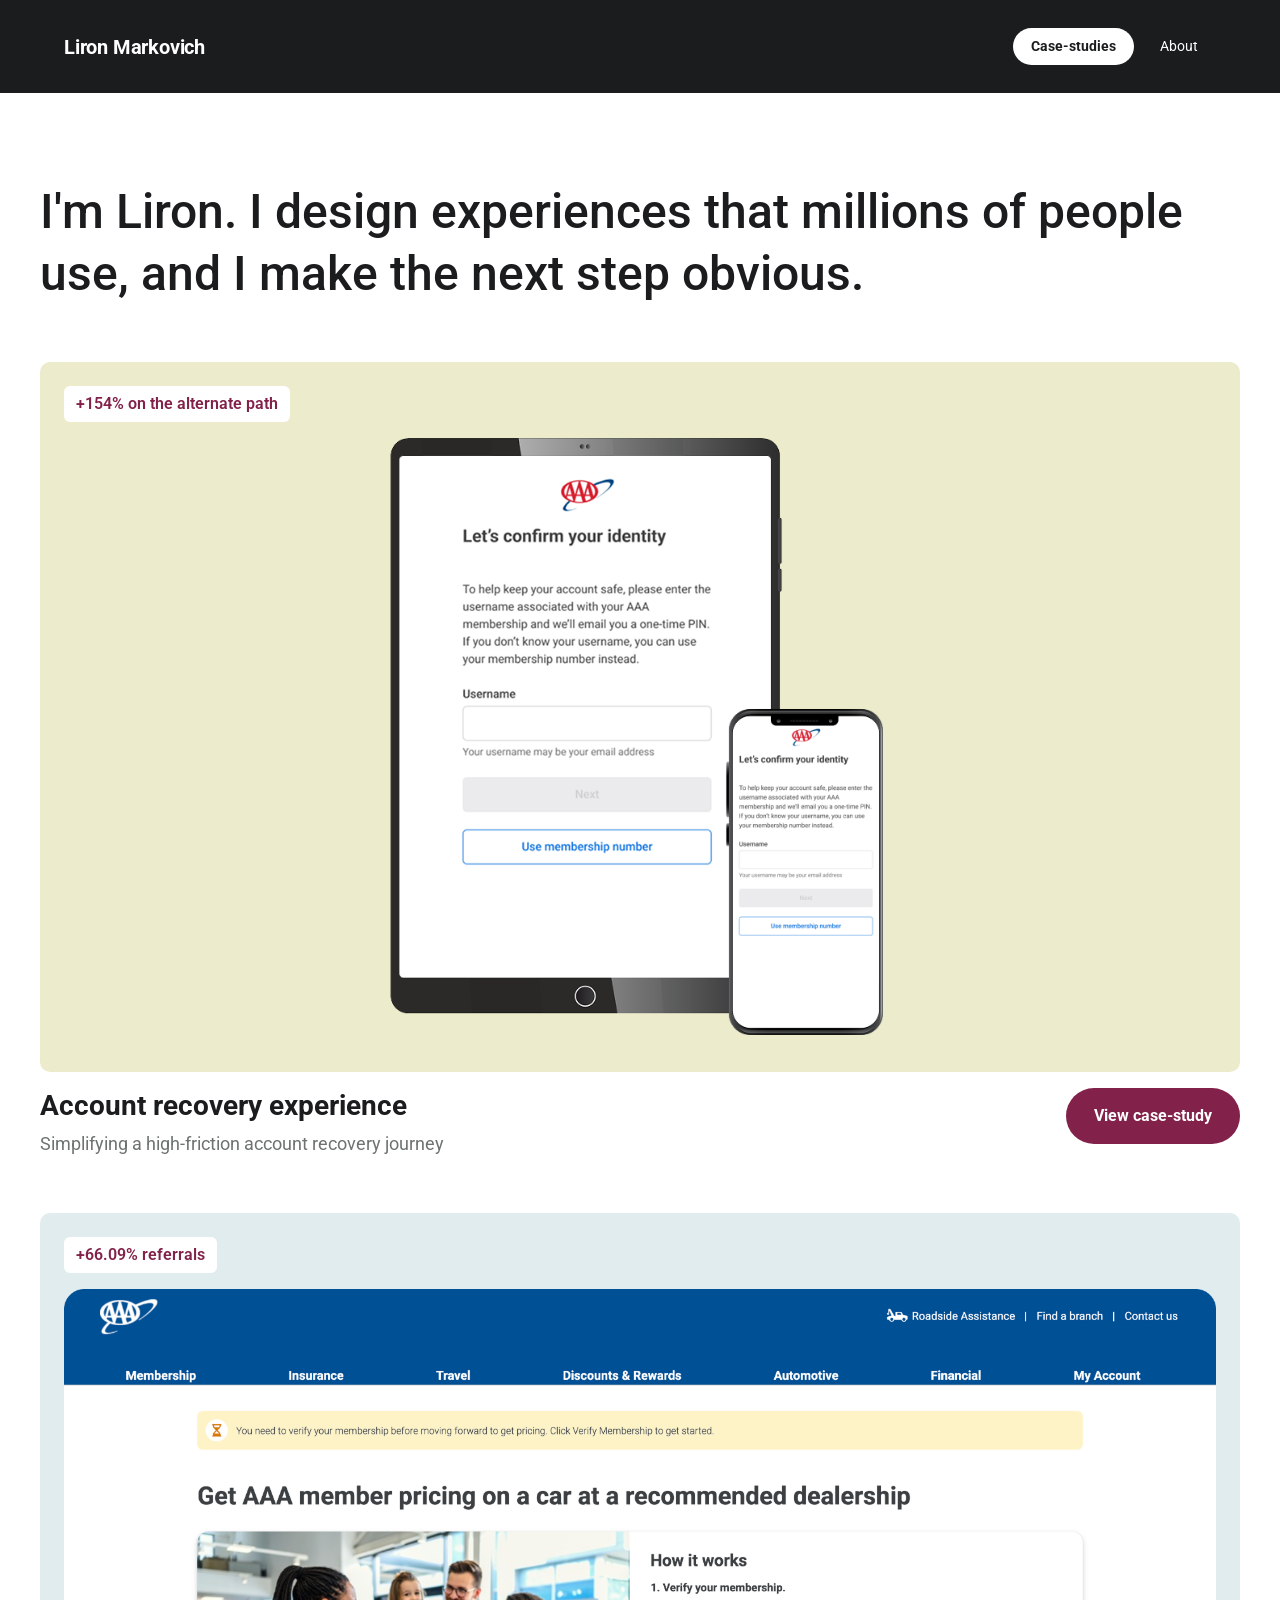
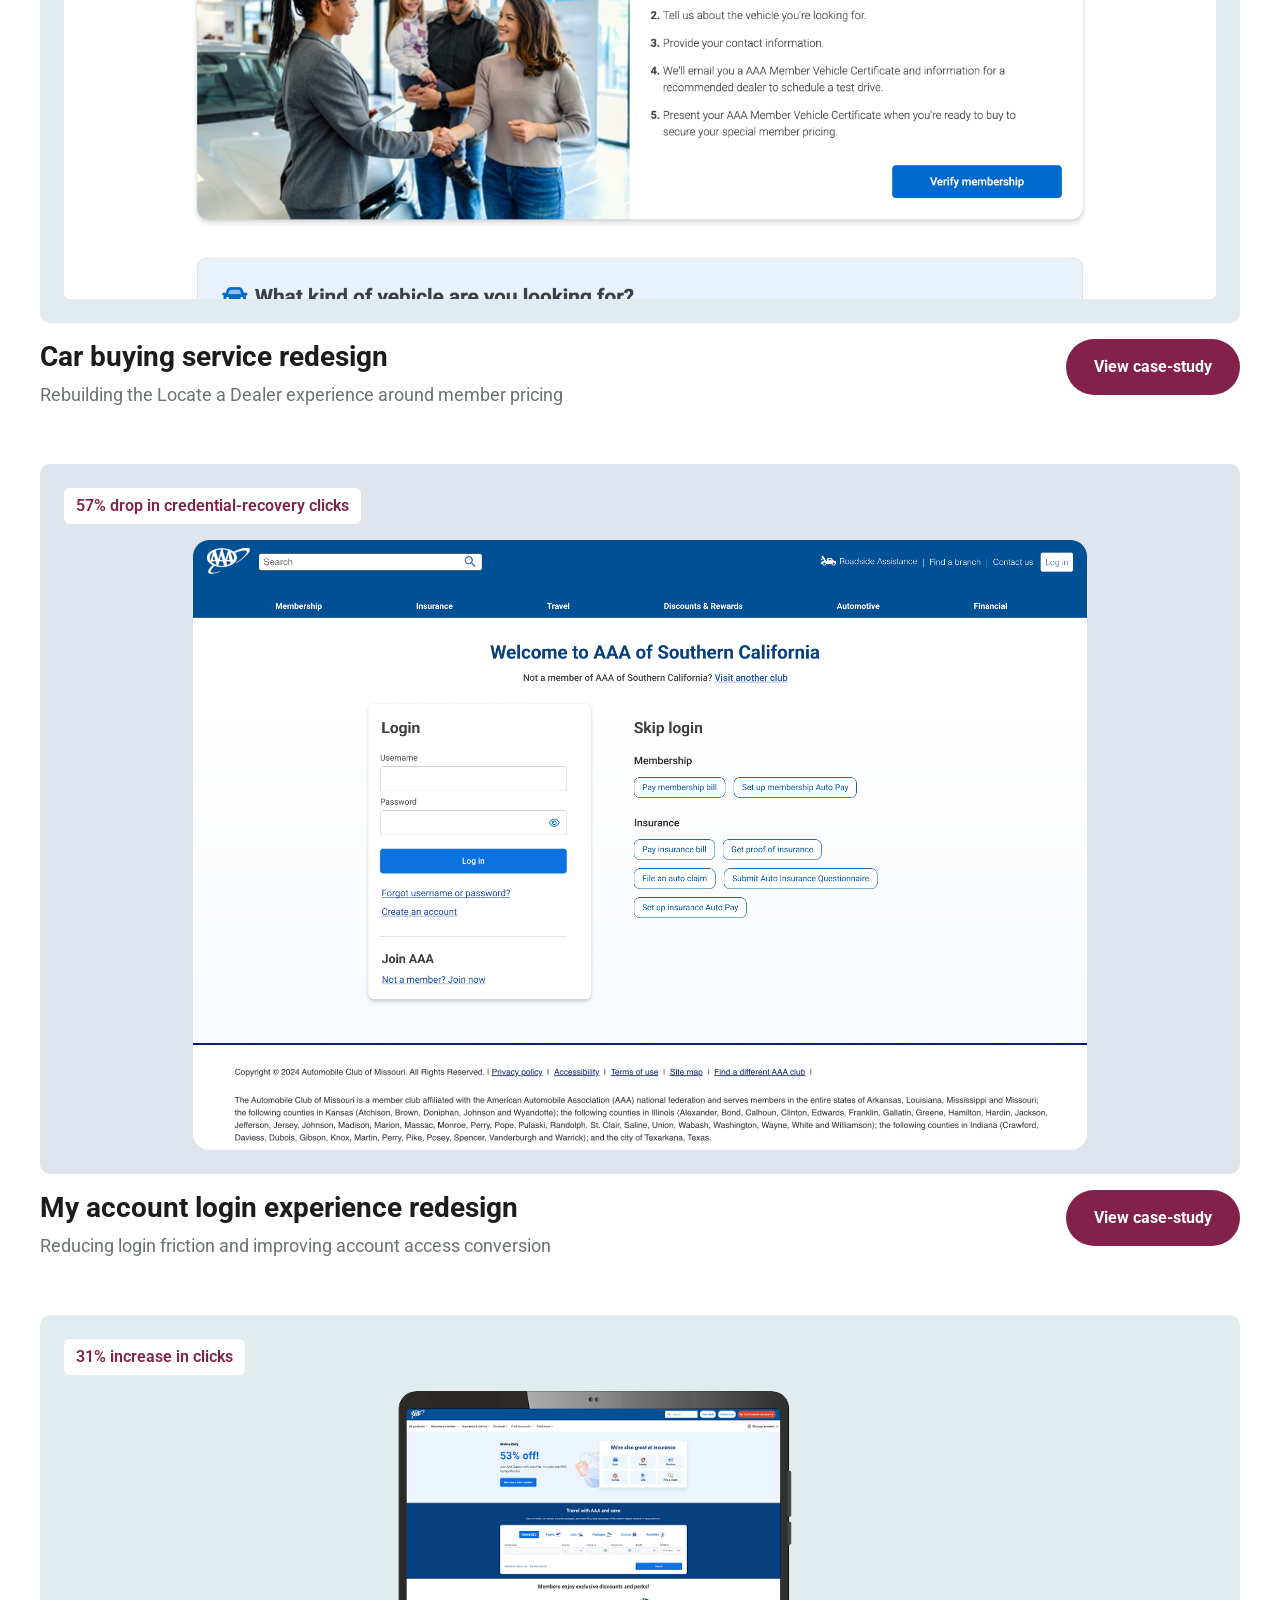
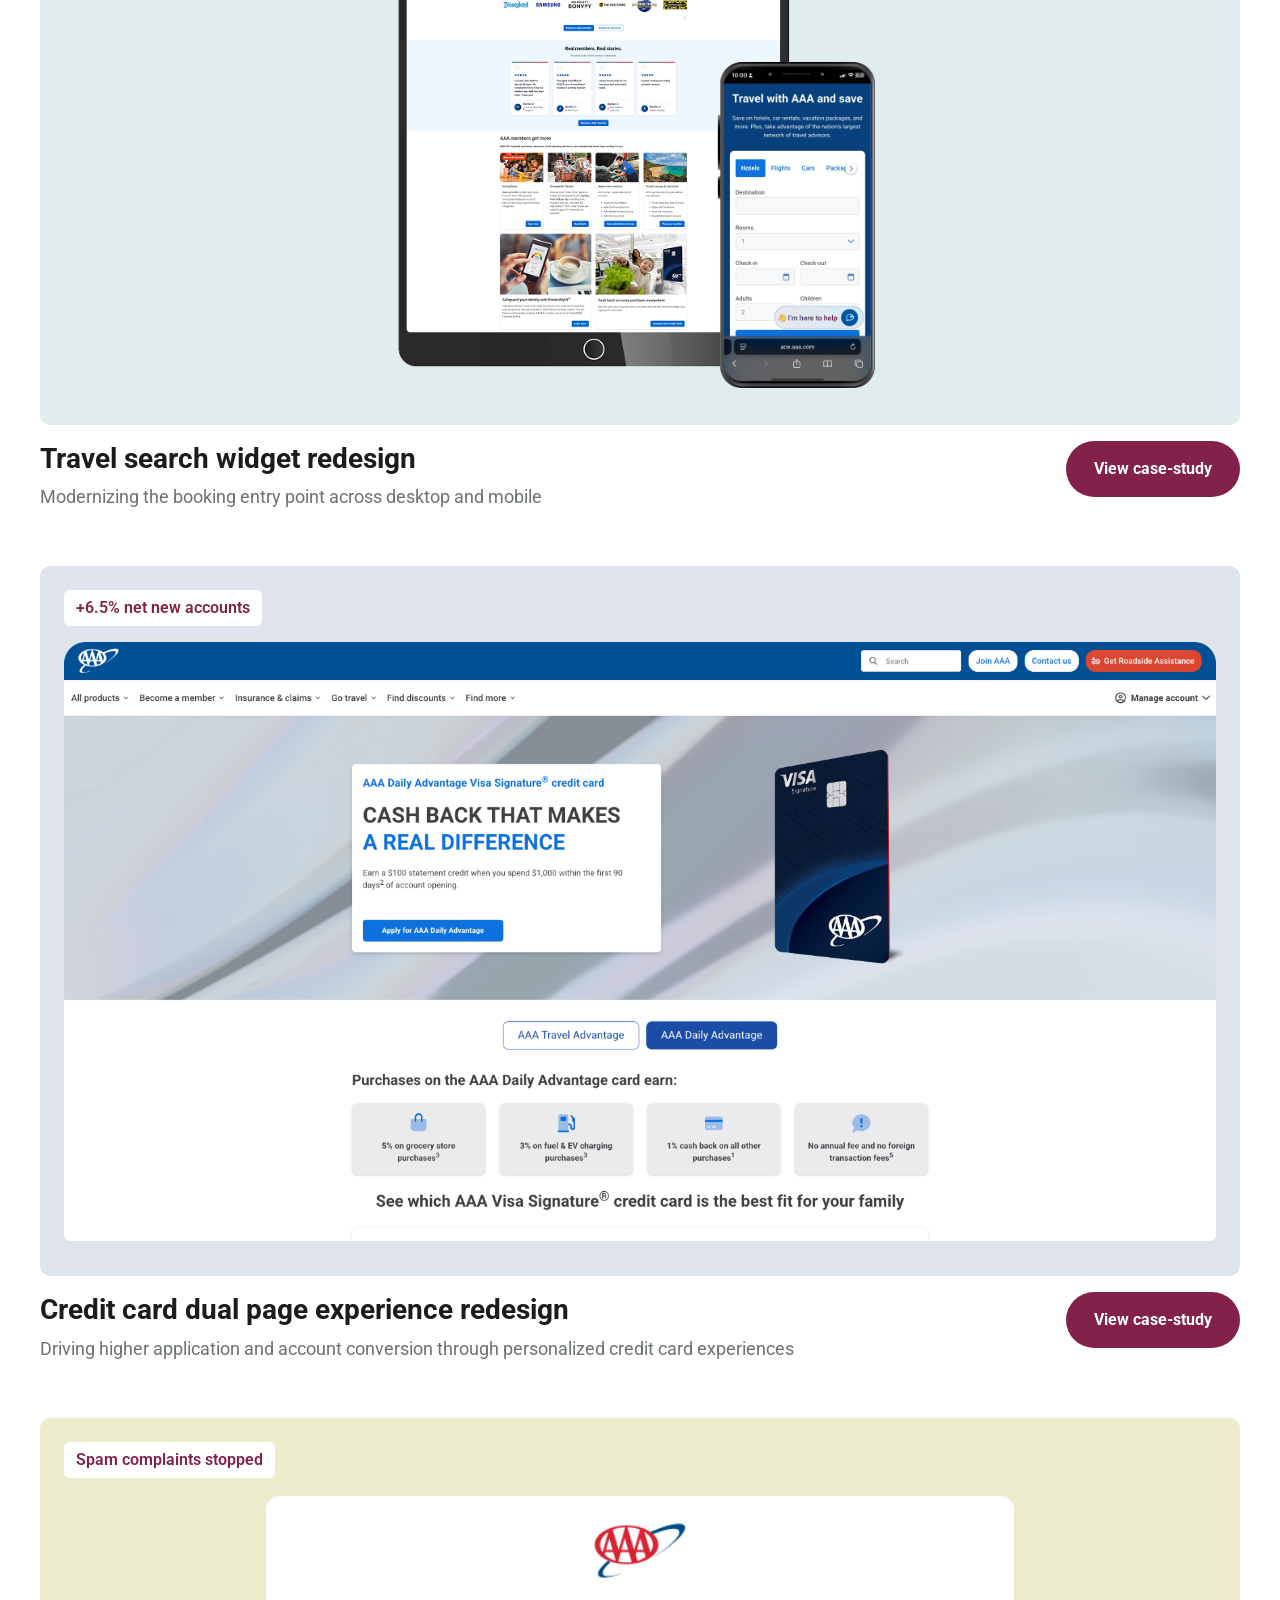
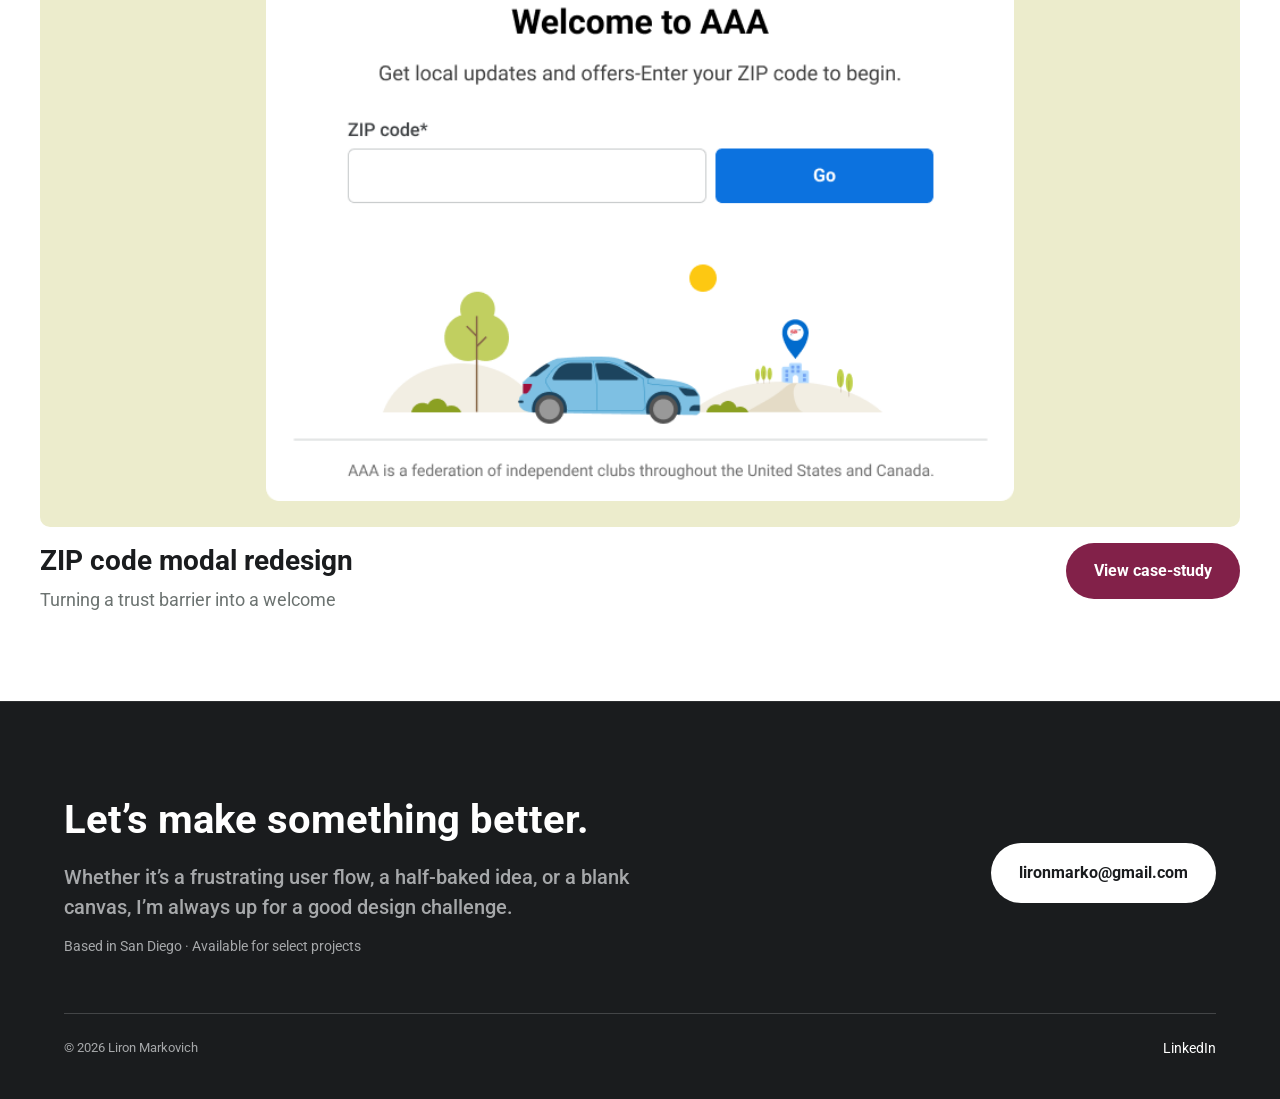
<file: index.html>
<!DOCTYPE html>
<html lang="en">
<head>
<meta charset="UTF-8">
<link rel="icon" type="image/png" href="images/favicon.png">
<meta name="viewport" content="width=device-width, initial-scale=1.0">
<title>Liron Markovich | UI/UX Designer</title>
<link rel="preconnect" href="https://fonts.googleapis.com">
<link rel="preconnect" href="https://fonts.gstatic.com" crossorigin>
<link href="https://fonts.googleapis.com/css2?family=Roboto:ital,wght@0,100..900;1,100..900&display=swap" rel="stylesheet">
<link rel="stylesheet" href="css/style.css">

<template id="__bundler_thumbnail" data-bg-color="#ffffff">
  <svg xmlns="http://www.w3.org/2000/svg" viewBox="0 0 400 400" width="400" height="400">
    <rect width="400" height="400" fill="#1A1C1E"/>
    <text x="200" y="228" text-anchor="middle" font-family="Roboto, Helvetica, Arial, sans-serif" font-size="132" font-weight="700" fill="#ffffff">LM</text>
  </svg>
</template>
</head>
<body data-depth="">
<script src="js/guard.js"></script>
  <header class="site-header">
    <a class="logo" href="index.html">Liron Markovich</a>
    <nav class="nav">
      <a class="nav-link active" href="index.html">Case-studies</a>
      <a class="nav-link" href="about.html">About</a>
    </nav>
    <button class="menu-toggle" aria-label="Open menu" aria-expanded="false">
      <svg class="icon-open" width="24" height="24" viewBox="0 0 24 24" aria-hidden="true" focusable="false">
        <path d="M2 5h20M2 12h20M2 19h20" stroke="currentColor" stroke-width="2.5" stroke-linecap="square"/>
      </svg>
    </button>
  </header>
  <div class="mobile-menu">
    <div class="site-header">
      <a class="logo" href="index.html">Liron Markovich</a>
      <button class="menu-close" aria-label="Close menu">
        <svg width="24" height="24" viewBox="0 0 24 24" aria-hidden="true" focusable="false">
          <path d="M4 4l16 16M20 4L4 20" stroke="currentColor" stroke-width="2.5" stroke-linecap="square"/>
        </svg>
      </button>
    </div>
    <div class="mobile-menu-links">
      <button class="menu-group-toggle" aria-expanded="false" aria-controls="mm-cases">
        <span>Case-studies</span>
        <svg class="chev" width="20" height="20" viewBox="0 0 24 24" aria-hidden="true" focusable="false">
          <path d="M6 9l6 6 6-6" stroke="currentColor" stroke-width="2" fill="none" stroke-linecap="square"/>
        </svg>
      </button>
      <div class="menu-sublinks" id="mm-cases">
        <div class="menu-sublinks-inner">
        <a class="" href="work/travel-widget.html">Travel search widget redesign</a>
        <a class="" href="work/credit-card.html">Credit card dual page experience redesign</a>
        <a class="" href="work/account-recovery.html">Account recovery experience</a>
        <a class="" href="work/login-experience.html">My account login experience redesign</a>
        <a class="" href="work/car-buying.html">Car buying service redesign</a>
        <a class="" href="work/zip-modal.html">ZIP code modal redesign</a>
        </div>
      </div>
      <a class="" href="about.html">About</a>
    </div>
  </div>
  <main>
    <section class="hero container">
      <h1 id="work">I'm Liron. I design experiences that millions of people use, and I make the next step obvious.</h1>
    </section>
    <section class="card-grid container"><a class="card" href="work/account-recovery.html">
        <div class="thumb bg-account-recovery" style="cursor:pointer;">
          <img src="images/ar-info-section.png" alt="account-recovery">
          <span class="thumb-badge">1 / 3</span>
        <span class="card-metric">+154% on the alternate path</span></div>
        <div class="card-row">
          <div class="card-details">
            <h3>Account recovery experience</h3>
            <p>Simplifying a high-friction account recovery journey</p>
            
          </div>
          <span class="btn btn-primary">View case-study</span>
        </div>
      </a>
<a class="card" href="work/car-buying.html">
        <div class="thumb bg-car-buying" style="cursor:pointer;">
          <img src="images/car-after.png" alt="car-buying">
          <span class="thumb-badge">1 / 2</span>
        <span class="card-metric">+66.43% referrals</span></div>
        <div class="card-row">
          <div class="card-details">
            <h3>Car buying service redesign</h3>
            <p>Rebuilding the Locate a Dealer experience around member pricing</p>
            
          </div>
          <span class="btn btn-primary">View case-study</span>
        </div>
      </a>
<a class="card" href="work/login-experience.html">
        <div class="thumb bg-login" style="cursor:pointer;">
          <img src="images/login-after.png" alt="login-experience">
          <span class="thumb-badge">1 / 3</span>
        <span class="card-metric">60% drop in credential-recovery clicks</span></div>
        <div class="card-row">
          <div class="card-details">
            <h3>My account login experience redesign</h3>
            <p>Reducing login friction and improving account access conversion</p>
            
          </div>
          <span class="btn btn-primary">View case-study</span>
        </div>
      </a>
<a class="card" href="work/travel-widget.html">
        <div class="thumb bg-travel" style="cursor:pointer;">
          <img src="images/travel-device-group.png" alt="travel-widget">
          <span class="thumb-badge">1 / 5</span>
        <span class="card-metric">37% increase in clicks</span></div>
        <div class="card-row">
          <div class="card-details">
            <h3>Travel search widget redesign</h3>
            <p>Modernizing the booking entry point across desktop and mobile</p>
            
          </div>
          <span class="btn btn-primary">View case-study</span>
        </div>
      </a>
<a class="card" href="work/credit-card.html">
        <div class="thumb bg-credit-card" style="cursor:pointer;">
          <img src="images/cc-after.png" alt="credit-card">
          <span class="thumb-badge">1 / 2</span>
        <span class="card-metric">+11.3% net new accounts</span></div>
        <div class="card-row">
          <div class="card-details">
            <h3>Credit card dual page experience redesign</h3>
            <p>Driving higher application and account conversion through personalized credit card experiences</p>
            
          </div>
          <span class="btn btn-primary">View case-study</span>
        </div>
      </a>
<a class="card" href="work/zip-modal.html">
        <div class="thumb bg-zip" style="cursor:pointer;">
          <img src="images/zip-redesign-generic.png" alt="zip-modal" style="max-width:65%;">
          <span class="thumb-badge">1 / 3</span><span class="card-metric">Spam complaints stopped</span>
        </div>
        <div class="card-row">
          <div class="card-details">
            <h3>ZIP code modal redesign</h3>
            <p>Turning a trust barrier into a welcome</p>
          </div>
          <span class="btn btn-primary">View case-study</span>
        </div>
      </a>
</section>
  </main>
  <footer class="site-footer">
    <div class="footer-cta">
      <div>
        <h2>Let’s make something better.</h2>
        <p>Whether it’s a frustrating user flow, a half-baked idea, or a blank canvas, I’m always up for a good design challenge.</p>
        <p class="footer-meta">Based in San Diego · Available for select projects</p>
      </div>
      <a class="footer-email" href="mailto:lironmarko@gmail.com">lironmarko@gmail.com</a>
    </div>
    <div class="footer-bottom">
      <span class="copyright">&copy; 2026 Liron Markovich</span>
      <div class="footer-links">
        <a href="https://www.linkedin.com/in/lironmarkovich/" target="_blank" rel="noopener">LinkedIn</a>
      </div>
    </div>
  </footer>
  
<script src="js/main.js"></script>

</body>
</html>
</file>
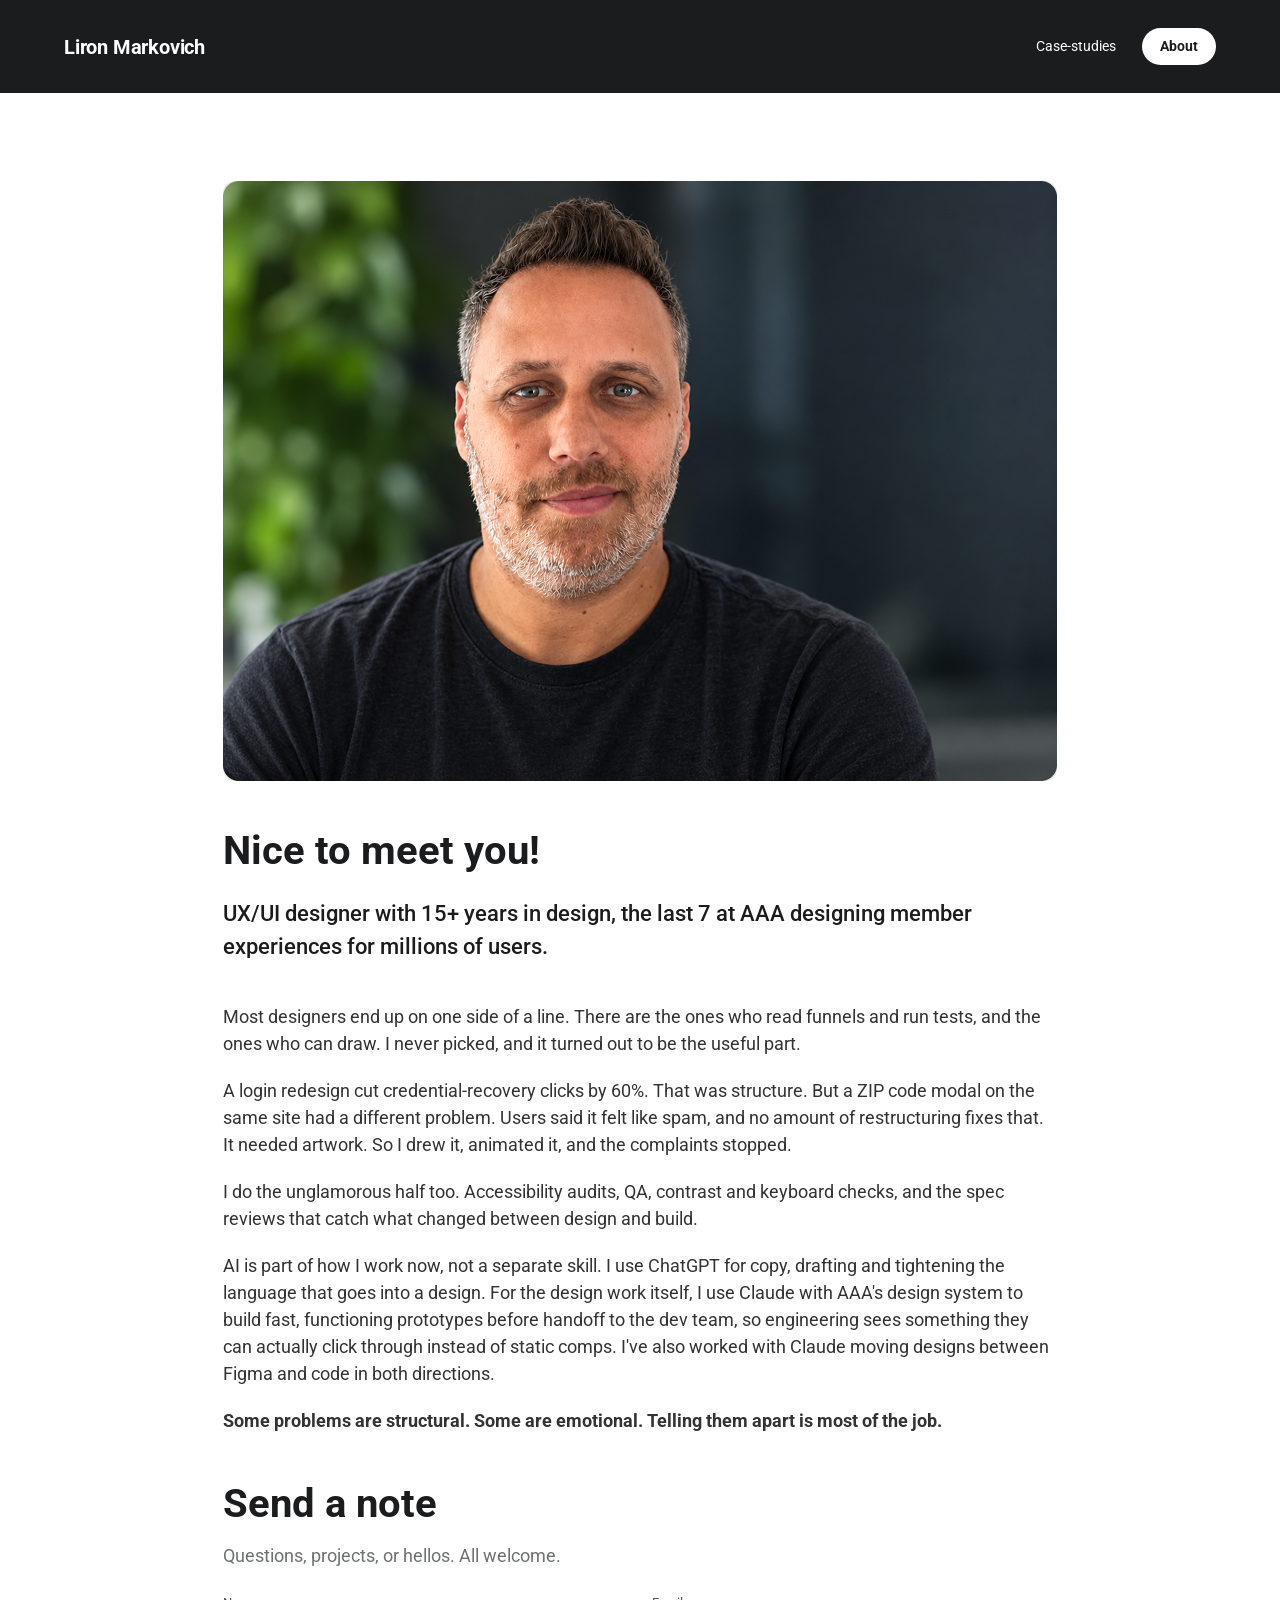
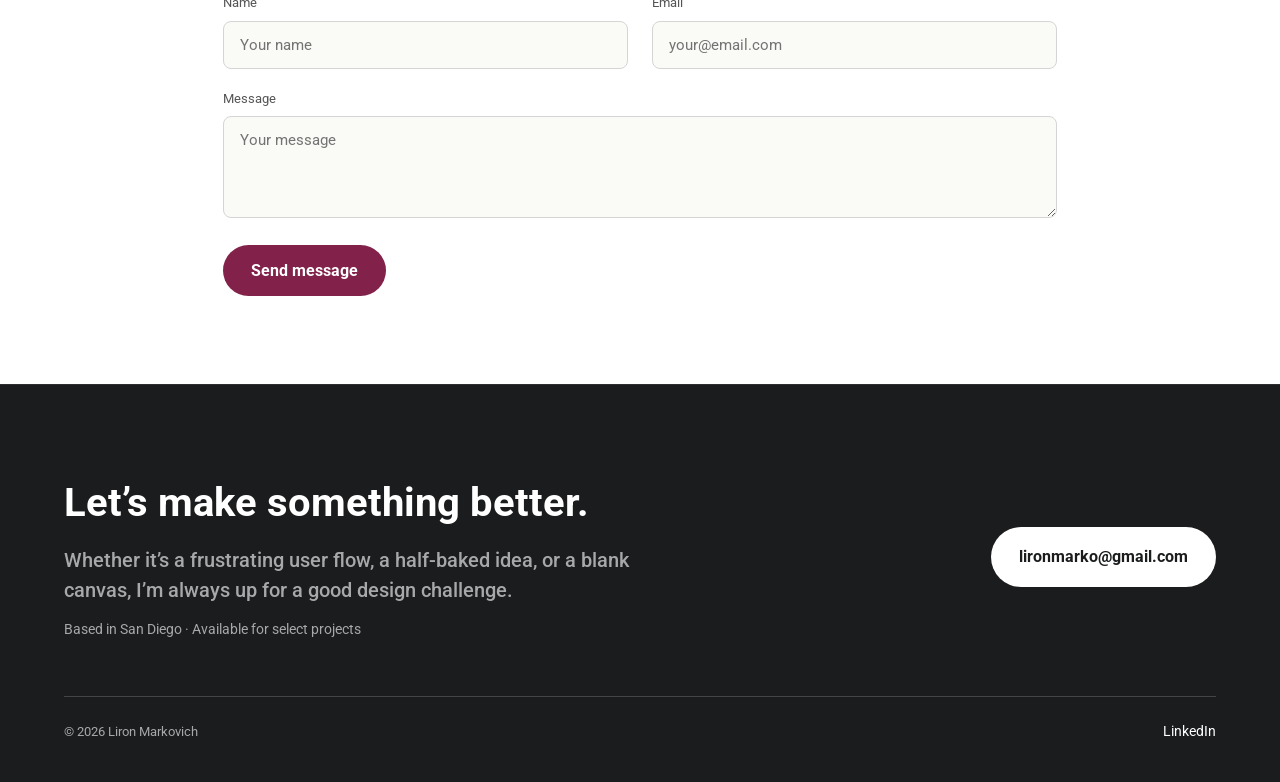
<file: about.html>
<!DOCTYPE html>
<html lang="en">
<head>
<meta charset="UTF-8">
<link rel="icon" type="image/png" href="images/favicon.png">
<meta name="viewport" content="width=device-width, initial-scale=1.0">
<title>About | Liron Markovich</title>
<link rel="preconnect" href="https://fonts.googleapis.com">
<link rel="preconnect" href="https://fonts.gstatic.com" crossorigin>
<link href="https://fonts.googleapis.com/css2?family=Roboto:ital,wght@0,100..900;1,100..900&display=swap" rel="stylesheet">
<link rel="stylesheet" href="css/style.css">

<template id="__bundler_thumbnail" data-bg-color="#ffffff">
  <svg xmlns="http://www.w3.org/2000/svg" viewBox="0 0 400 400" width="400" height="400">
    <rect width="400" height="400" fill="#1A1C1E"/>
    <text x="200" y="228" text-anchor="middle" font-family="Roboto, Helvetica, Arial, sans-serif" font-size="132" font-weight="700" fill="#ffffff">LM</text>
  </svg>
</template>
</head>
<body data-depth="">
<script src="js/guard.js"></script>
  <header class="site-header">
    <a class="logo" href="index.html">Liron Markovich</a>
    <nav class="nav">
      <a class="nav-link" href="index.html">Case-studies</a>
      <a class="nav-link active" href="about.html">About</a>
    </nav>
    <button class="menu-toggle" aria-label="Open menu" aria-expanded="false">
      <svg class="icon-open" width="24" height="24" viewBox="0 0 24 24" aria-hidden="true" focusable="false">
        <path d="M2 5h20M2 12h20M2 19h20" stroke="currentColor" stroke-width="2.5" stroke-linecap="square"/>
      </svg>
    </button>
  </header>
  <div class="mobile-menu">
    <div class="site-header">
      <a class="logo" href="index.html">Liron Markovich</a>
      <button class="menu-close" aria-label="Close menu">
        <svg width="24" height="24" viewBox="0 0 24 24" aria-hidden="true" focusable="false">
          <path d="M4 4l16 16M20 4L4 20" stroke="currentColor" stroke-width="2.5" stroke-linecap="square"/>
        </svg>
      </button>
    </div>
    <div class="mobile-menu-links">
      <button class="menu-group-toggle" aria-expanded="false" aria-controls="mm-cases">
        <span>Case-studies</span>
        <svg class="chev" width="20" height="20" viewBox="0 0 24 24" aria-hidden="true" focusable="false">
          <path d="M6 9l6 6 6-6" stroke="currentColor" stroke-width="2" fill="none" stroke-linecap="square"/>
        </svg>
      </button>
      <div class="menu-sublinks" id="mm-cases">
        <div class="menu-sublinks-inner">
        <a class="" href="work/travel-widget.html">Travel search widget redesign</a>
        <a class="" href="work/credit-card.html">Credit card dual page experience redesign</a>
        <a class="" href="work/account-recovery.html">Account recovery experience</a>
        <a class="" href="work/login-experience.html">My account login experience redesign</a>
        <a class="" href="work/car-buying.html">Car buying service redesign</a>
        <a class="" href="work/zip-modal.html">ZIP code modal redesign</a>
        </div>
      </div>
      <a class="active" href="about.html">About</a>
    </div>
  </div>
  <main class="container">
    <div class="about-stack">
      <div class="about-photo">
        <img src="images/about-photo.png" alt="Liron Markovich, UX Designer">
      </div>

      <div class="about-intro">
        <h1>Nice to meet you!</h1>
        <p class="about-subtitle">UX/UI designer with 15+ years in design, the last 7 at AAA designing member experiences for millions of users.</p>
      </div>

      <div class="about-details">
        <p>Most designers end up on one side of a line. There are the ones who read funnels and run tests, and the ones who can draw. I never picked, and it turned out to be the useful part.</p>
        <p>A login redesign cut credential-recovery clicks by 60%. That was structure. But a ZIP code modal on the same site had a different problem. Users said it felt like spam, and no amount of restructuring fixes that. It needed artwork. So I drew it, animated it, and the complaints stopped.</p>
        <p>I do the unglamorous half too. Accessibility audits, QA, contrast and keyboard checks, and the spec reviews that catch what changed between design and build.</p>
        <p>AI is part of how I work now, not a separate skill. I use ChatGPT for copy, drafting and tightening the language that goes into a design. For the design work itself, I use Claude with AAA's design system to build fast, functioning prototypes before handoff to the dev team, so engineering sees something they can actually click through instead of static comps. I've also worked with Claude moving designs between Figma and code in both directions.</p>
        <p><strong>Some problems are structural. Some are emotional. Telling them apart is most of the job.</strong></p>
      </div>

      <div class="about-contact">
        <h2>Send a note</h2>
        <p class="lede">Questions, projects, or hellos. All welcome.</p>
        <form id="contact-form">
          <div class="field-row">
            <div class="field">
              <label for="name">Name</label>
              <input type="text" id="name" name="name" placeholder="Your name">
            </div>
            <div class="field">
              <label for="email">Email</label>
              <input type="email" id="email" name="email" placeholder="your@email.com">
            </div>
          </div>
          <div class="field">
            <label for="message">Message</label>
            <textarea id="message" name="message" rows="4" placeholder="Your message"></textarea>
          </div>
          <button type="submit" class="btn btn-primary">Send message</button>
        </form>
        <div class="form-status" id="form-status"></div>
      </div>
    </div>
  </main>
  <footer class="site-footer">
    <div class="footer-cta">
      <div>
        <h2>Let’s make something better.</h2>
        <p>Whether it’s a frustrating user flow, a half-baked idea, or a blank canvas, I’m always up for a good design challenge.</p>
        <p class="footer-meta">Based in San Diego · Available for select projects</p>
      </div>
      <a class="footer-email" href="mailto:lironmarko@gmail.com">lironmarko@gmail.com</a>
    </div>
    <div class="footer-bottom">
      <span class="copyright">&copy; 2026 Liron Markovich</span>
      <div class="footer-links">
        <a href="https://www.linkedin.com/in/lironmarkovich/" target="_blank" rel="noopener">LinkedIn</a>
      </div>
    </div>
  </footer>
  
<script src="js/main.js"></script>

</body>
</html>
</file>
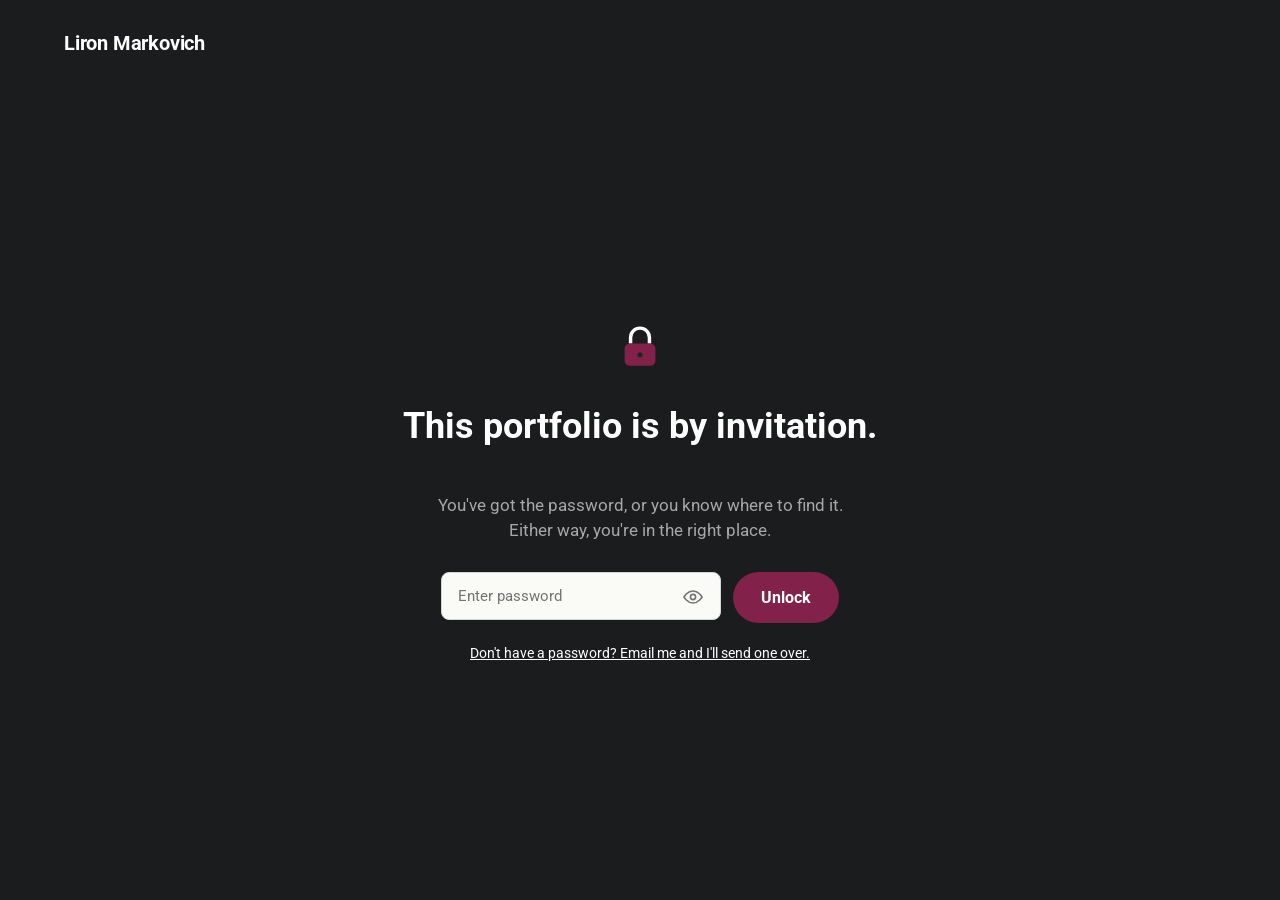
<file: password-gate.html>
<!DOCTYPE html>
<html lang="en">
<head>
<meta charset="UTF-8">
<meta name="viewport" content="width=device-width, initial-scale=1.0">
<title>Liron Markovich</title>
<link rel="preconnect" href="https://fonts.googleapis.com">
<link rel="preconnect" href="https://fonts.gstatic.com" crossorigin>
<link href="https://fonts.googleapis.com/css2?family=Roboto:ital,wght@0,100..900;1,100..900&display=swap" rel="stylesheet">
<link rel="stylesheet" href="css/style.css">
</head>
<body class="gate-body">
  <header class="site-header" style="background:transparent;">
    <span class="logo">Liron Markovich</span>
  </header>
  <main class="gate-main">
    <svg class="gate-lock" viewBox="0 0 56 56" fill="none" xmlns="http://www.w3.org/2000/svg" aria-hidden="true">
      <path d="M17 24V17a11 11 0 0 1 22 0v7" stroke="#fff" stroke-width="4" fill="none"/>
      <rect x="10" y="24" width="36" height="26" rx="6" fill="#822149"/>
      <circle cx="28" cy="37" r="3" fill="#182B24"/>
    </svg>
    <h1>This portfolio is by invitation.</h1>
    <p class="lede">You've got the password, or you know where to find it. Either way, you're in the right place.</p>
    <form class="gate-form" id="gate-form">
      <label class="visually-hidden" for="gate-input">Password</label>
      <div class="gate-input-wrap">
        <input type="password" id="gate-input" placeholder="Enter password" autocomplete="off" required>
        <button type="button" class="gate-eye" id="gate-eye" aria-label="Show password" aria-pressed="false">
          <svg id="gate-eye-open" width="20" height="20" viewBox="0 0 20 20" fill="none" xmlns="http://www.w3.org/2000/svg">
            <path d="M1 10s3.2-6 9-6 9 6 9 6-3.2 6-9 6-9-6-9-6Z" stroke="currentColor" stroke-width="1.6" stroke-linejoin="round"/>
            <circle cx="10" cy="10" r="2.6" stroke="currentColor" stroke-width="1.6"/>
          </svg>
          <svg id="gate-eye-closed" width="20" height="20" viewBox="0 0 20 20" fill="none" xmlns="http://www.w3.org/2000/svg" style="display:none;">
            <path d="M2.5 2.5l15 15M8.3 8.5a2.6 2.6 0 0 0 3.7 3.6M6.2 5.1C3.2 6.4 1 10 1 10s3.2 6 9 6c1.5 0 2.8-.4 3.9-1M15.8 14C17.8 12.5 19 10 19 10s-3.2-6-9-6c-.6 0-1.2.05-1.7.15" stroke="currentColor" stroke-width="1.6" stroke-linecap="round" stroke-linejoin="round"/>
          </svg>
        </button>
      </div>
      <button type="submit" class="btn btn-primary">Unlock</button>
    </form>
    <p class="gate-error" id="gate-error">That password didn't work &mdash; try again.</p>
    <a class="gate-fallback" href="mailto:lironmarko@gmail.com?subject=Portfolio%20password">Don't have a password? Email me and I'll send one over.</a>
  </main>
  <script src="js/gate.js"></script>
</body>
</html>
</file>
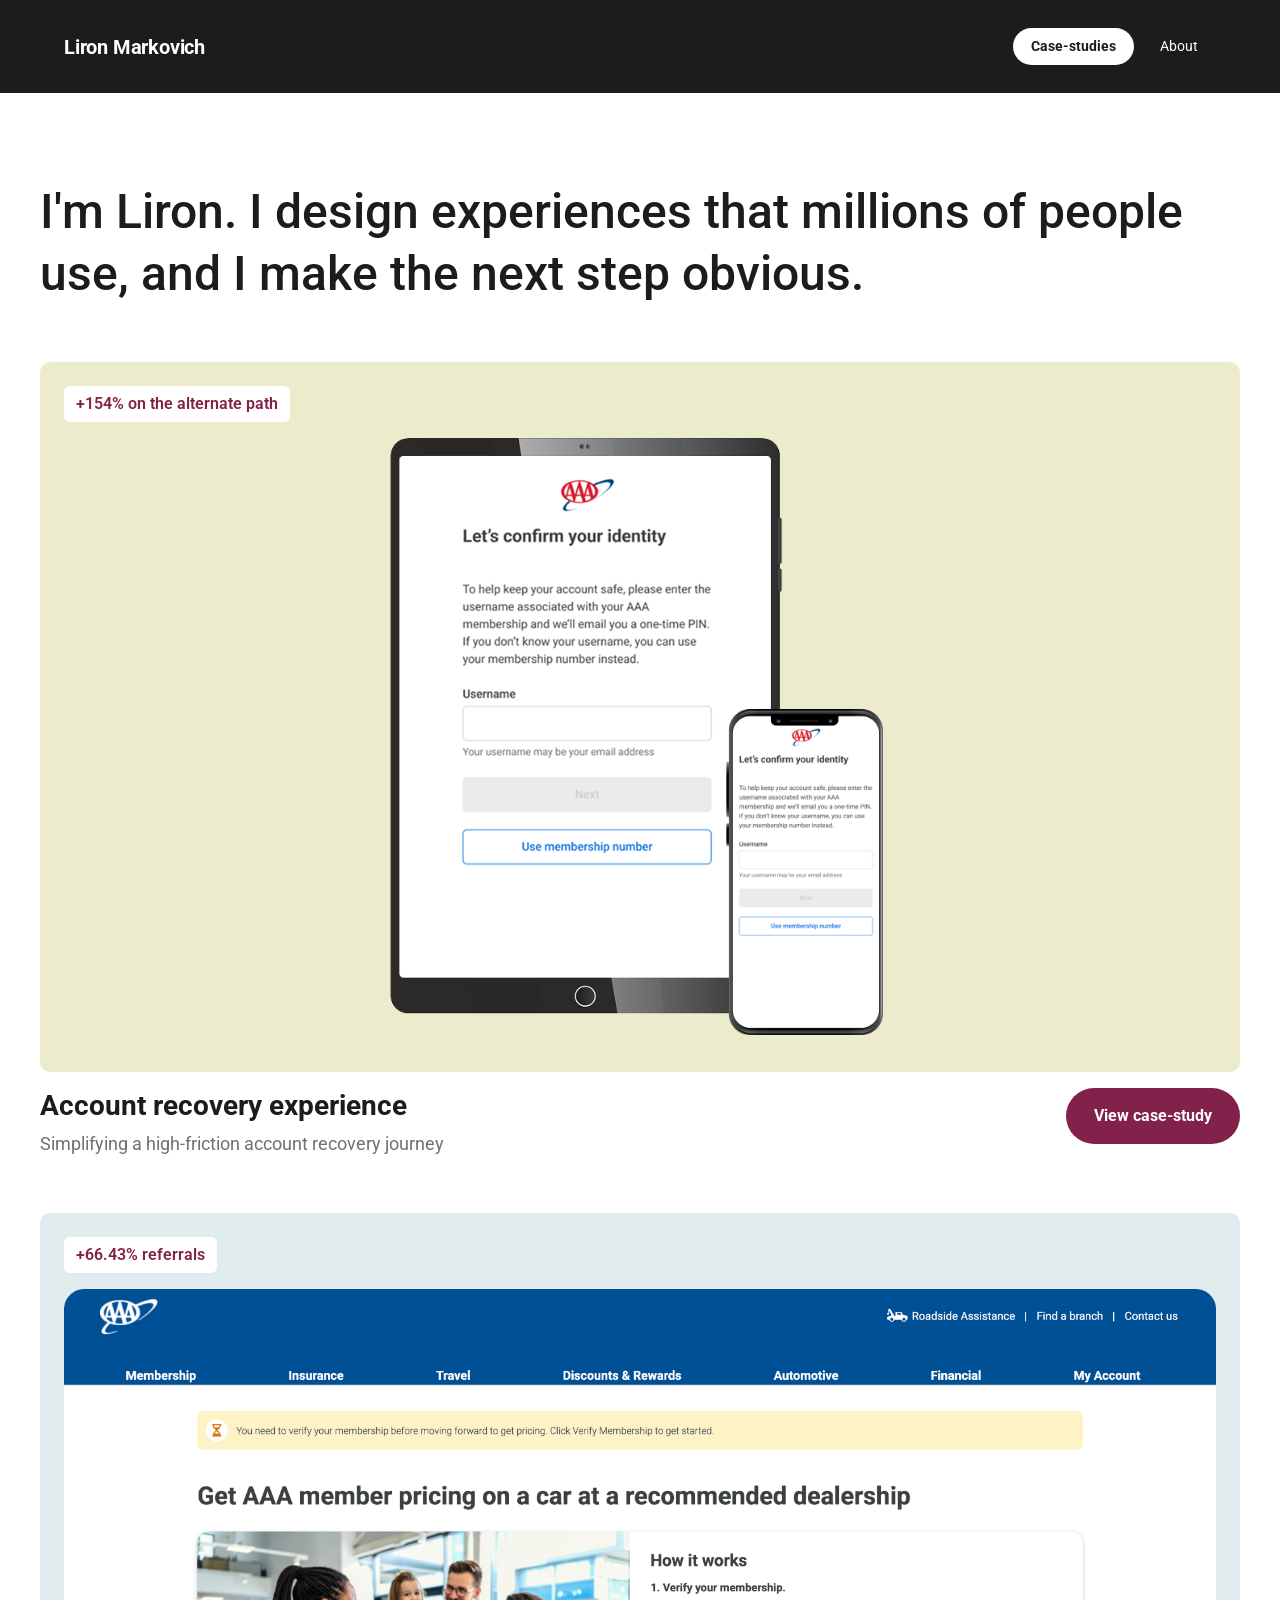
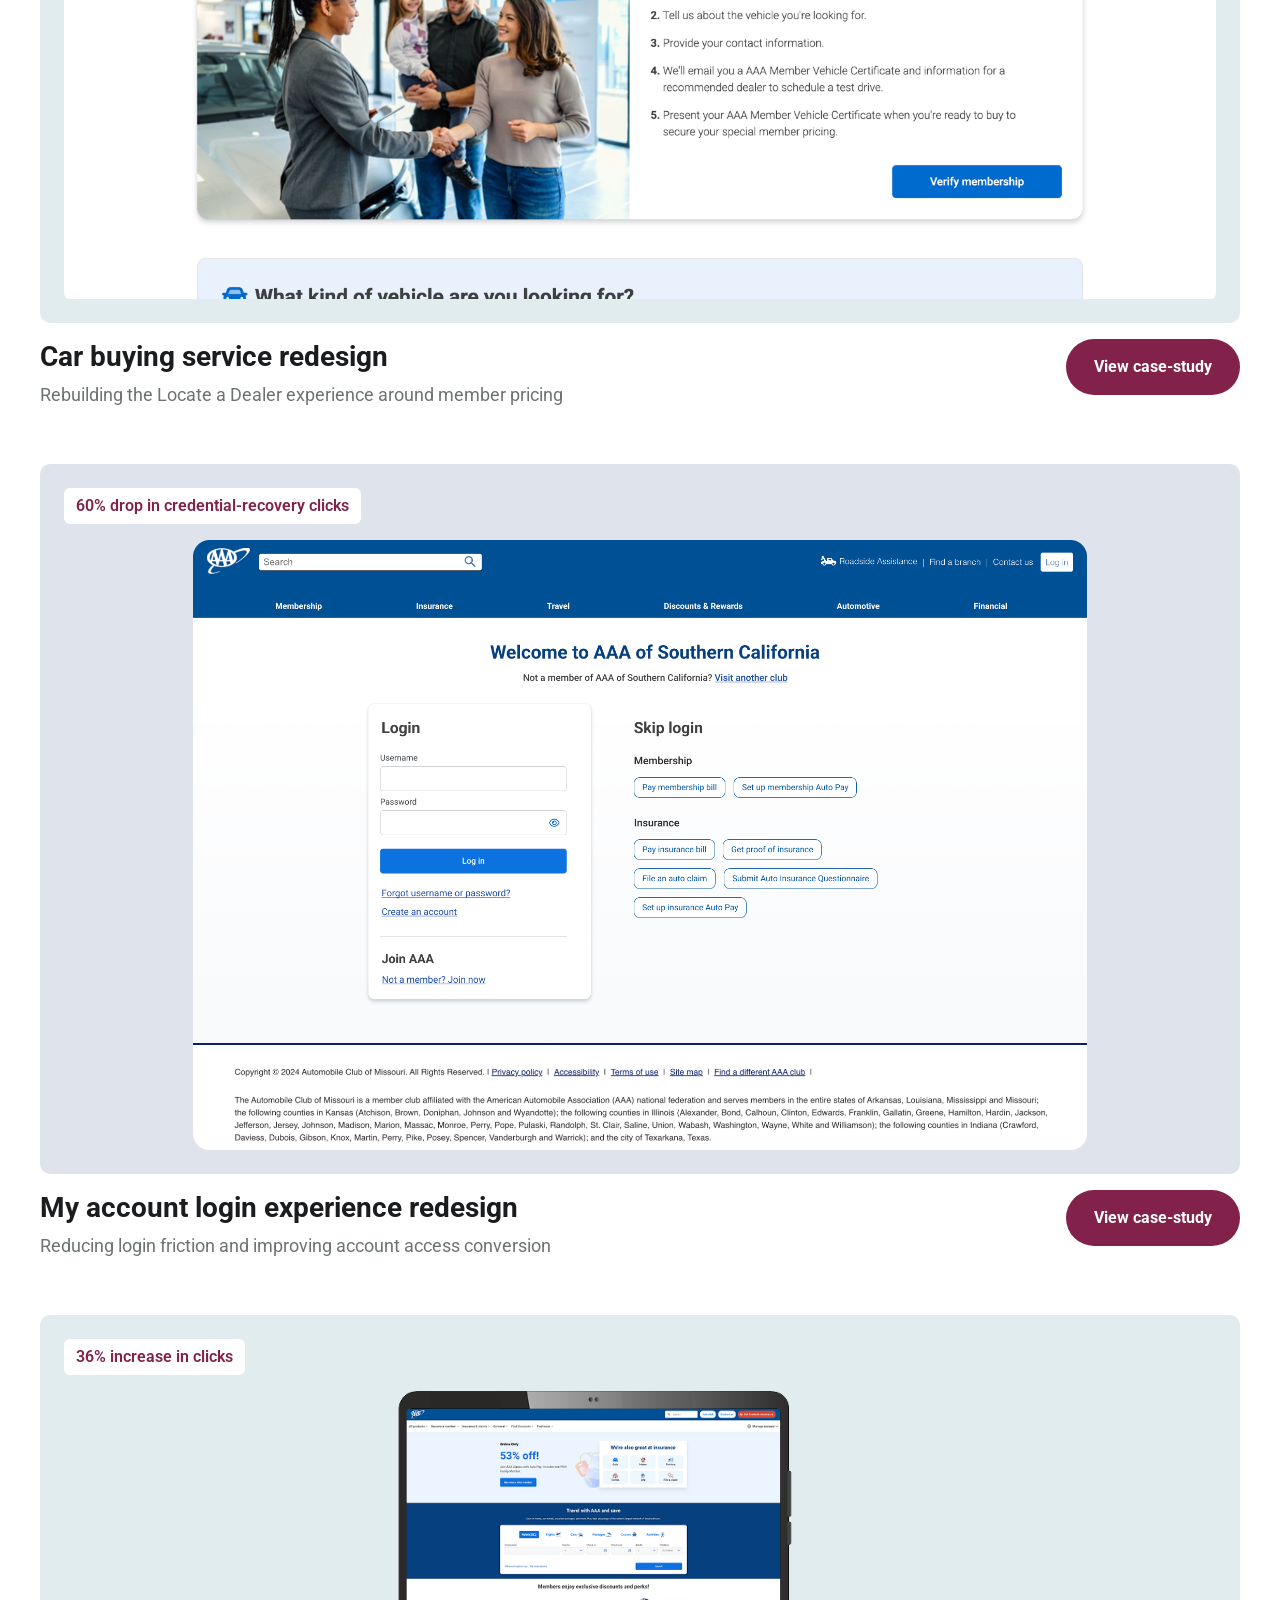
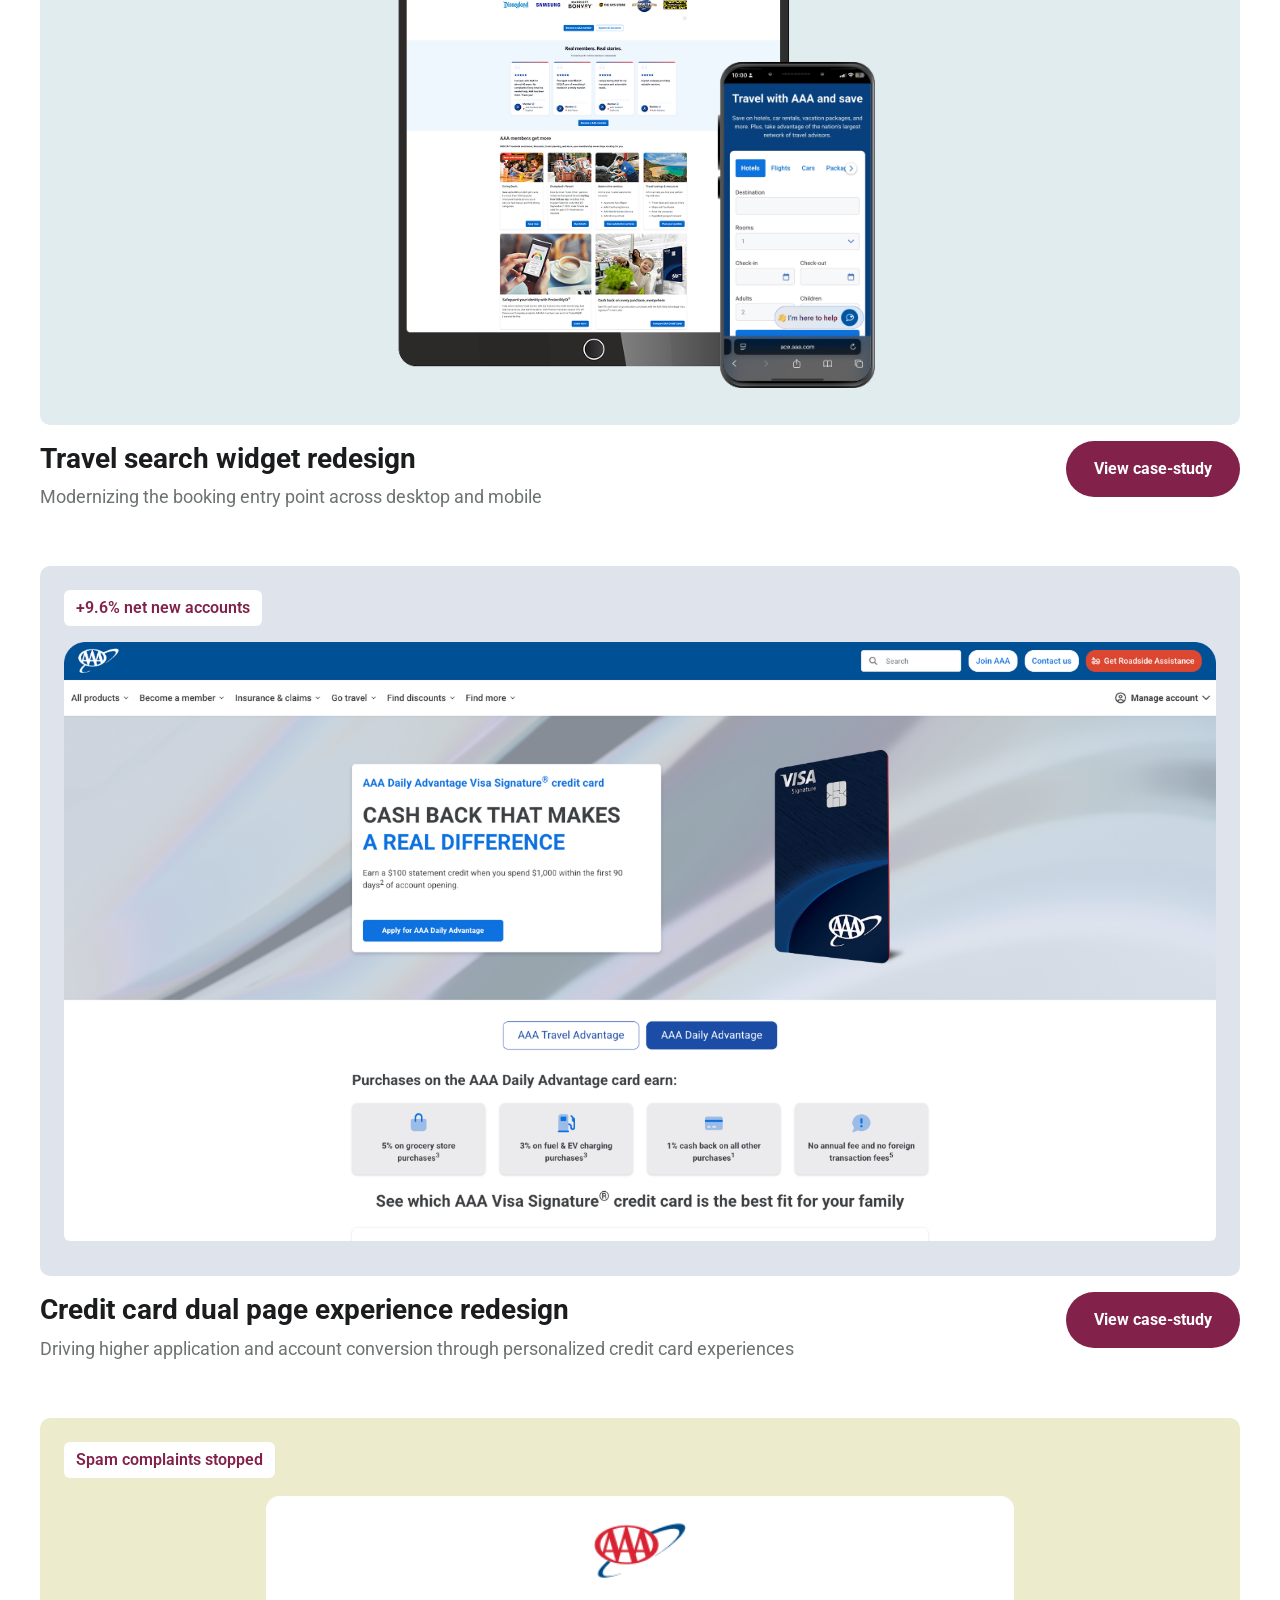
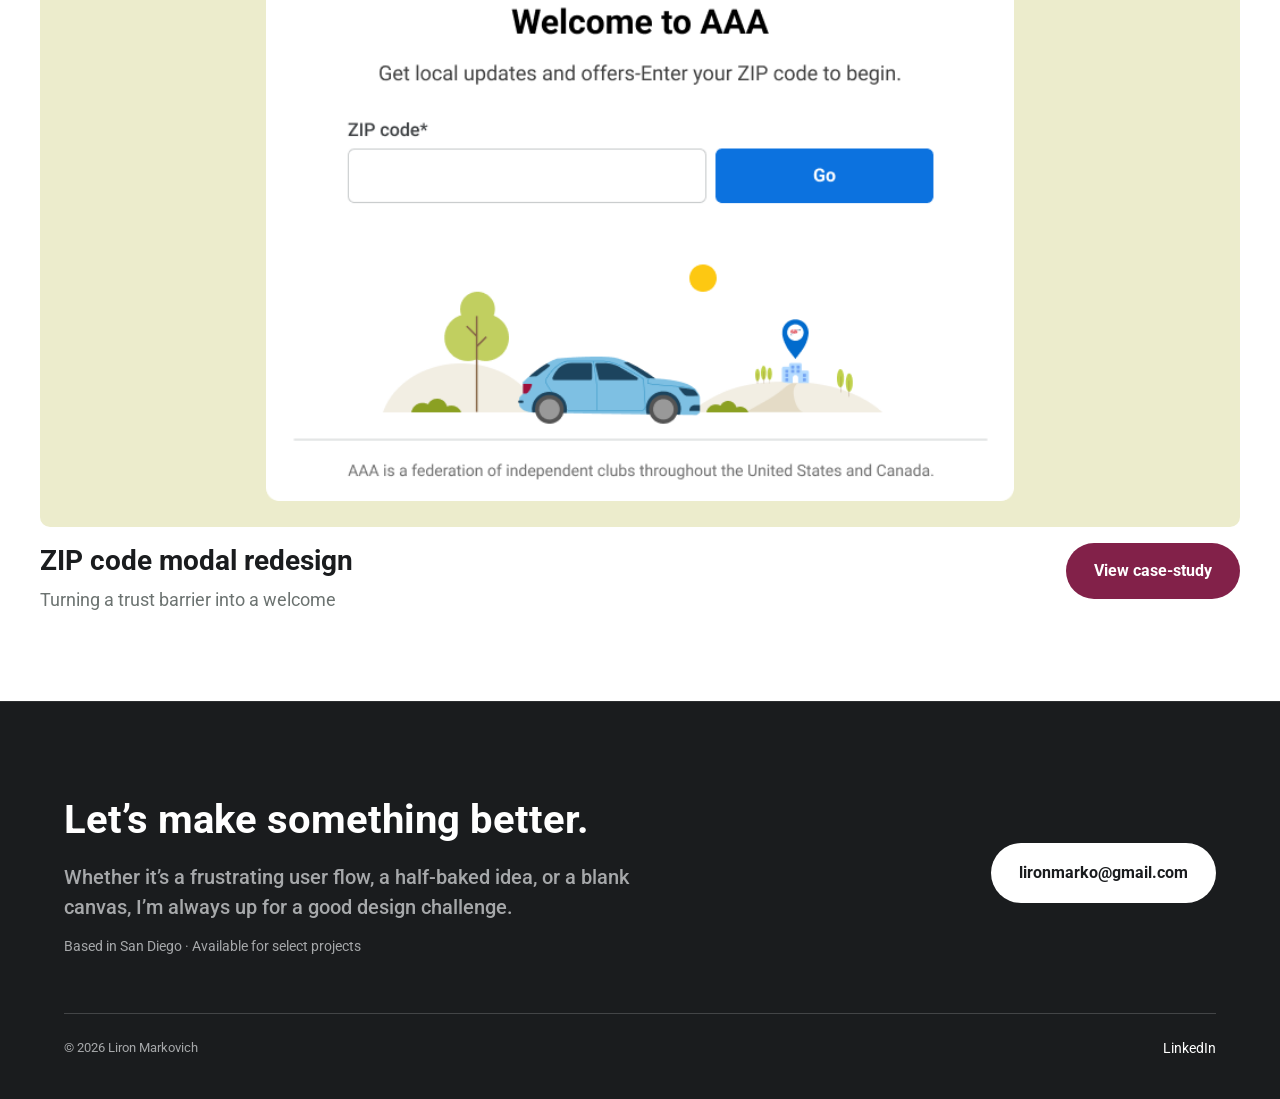
<file: site.html>
<!DOCTYPE html>
<html lang="en">
<head>
<meta charset="UTF-8">
<link rel="icon" type="image/png" href="images/favicon.png">
<meta name="viewport" content="width=device-width, initial-scale=1.0">
<title>Liron Markovich | UX/UI Designer</title>
<link href="https://fonts.googleapis.com/css2?family=Roboto:ital,wght@0,100..900;1,100..900&display=swap" rel="stylesheet">
<style>
/* ===== Design tokens ===== */
:root {
  --ink: #1A1C1E;
  --accent: #822149;
  --accent-hover: #641830;
  --accent-pressed: #50122c;
  --cream: #F5F3E7;
  --line: #D5D5D5;
  --field-bg: #FAFAF7;
  --placeholder: #737373;
  --disabled-text: #5F5F5F;
  --disabled-bg: #D9D9D9;
  --success: #247C46;
  --success-bg: #EDF7EF;
  --error: #BF2626;
  --error-bg: #FCF2F2;
  --img-bg: #E7E9EA;
  --sub-grey: #6C7371;
  --muted-on-dark: #A6A8AA;

  --radius-pill: 999px;
  --radius-card: 12px;
  --radius-field: 8px;

  --content-max: 1264px;
  --nav-max: 1728px;

  /* Helvetica/Arial sit ahead of the system UI fonts: if Roboto never loads
     (a self-contained build has no CDN), the fallback still reads as a
     neutral grotesque rather than jumping to a different-looking UI face. */
  font-family: 'Roboto', 'Helvetica Neue', Helvetica, Arial, -apple-system, BlinkMacSystemFont, "Segoe UI", sans-serif;
}

* { box-sizing: border-box; }
.visually-hidden {
  position: absolute; width: 1px; height: 1px;
  padding: 0; margin: -1px; overflow: hidden;
  clip: rect(0,0,0,0); white-space: nowrap; border: 0;
}
html { scroll-behavior: smooth; }
body {
  margin: 0;
  line-height: 1.5;
  color: var(--ink);
  background: #fff;
  -webkit-font-smoothing: antialiased;
}
img { max-width: 100%; display: block; }
a { color: inherit; text-decoration: none; }
button { font-family: inherit; cursor: pointer; border: none; background: none; }


@media (prefers-reduced-motion: reduce) {
  *, *::before, *::after {
    animation-duration: 0.001ms !important;
    transition-duration: 0.001ms !important;
  }
}

/* ===== Focus ===== */
a:focus-visible,
button:focus-visible,
input:focus-visible,
textarea:focus-visible {
  outline: 3px solid var(--accent);
  outline-offset: 2px;
}
/* Lightbox triggers are plain divs (tabindex + role=button, added by JS),
   so they aren't covered by the rule above and were showing the browser's
   raw default outline on click, which never cleared. :focus-visible here
   only shows the ring for real keyboard navigation, not mouse clicks. */
[data-gallery] { outline: none; }
[data-gallery]:focus-visible {
  outline: 3px solid var(--accent);
  outline-offset: 2px;
}
.nav a:focus-visible,
.nav-link:focus-visible {
  outline: 3px solid var(--accent);
  outline-offset: 2px;
}

/* ===== Header / Nav ===== */
.site-header {
  background: var(--ink);
  padding: 28px 64px;
  display: flex;
  align-items: center;
  justify-content: space-between;
}
.logo {
  color: #fff;
  font-weight: 700;
  font-size: 20px;
  letter-spacing: -0.01em;
}
.nav {
  display: flex;
  gap: 8px;
}
.nav-link {
  color: #fff;
  font-size: 14px;
  padding: 8px 18px;
  border-radius: var(--radius-pill);
  transition: background 0.15s ease;
}
.nav-link:hover { background: rgba(255,255,255,0.1); }
.nav-link.active {
  background: #fff;
  color: var(--ink);
  font-weight: 700;
}
.nav-link.active:hover { background: #fff; }

.menu-toggle {
  display: none;
  color: #fff;
  line-height: 1.5;
  padding: 8px;
  /* 40px square once padding is counted, so 50% is a true circle — keeps the
     pressed wash from rendering as a hard-cornered block. */
  border-radius: 50%;
}
/* The close X lives inside .mobile-menu, not on .menu-toggle. The overlay is
   position:fixed with z-index 100, so it covers the page header entirely —
   any icon left on the toggle would be painted over and never seen. */
.menu-close {
  color: #fff;
  line-height: 1.5;
  padding: 8px;
  margin-right: -8px;
  border-radius: 50%;
}
.menu-toggle svg,
.menu-close svg { display: block; fill: none; }

/* mobile nav overlay */
/* Stays display:flex at all times — `display` can't be transitioned, so the
   hidden state is carried by opacity + visibility instead. visibility (not
   just opacity:0) is what keeps the links out of the tab order and stops the
   invisible panel swallowing taps on the page behind it. */
.mobile-menu {
  display: flex;
  position: fixed;
  inset: 0;
  height: 100dvh;
  max-height: 100dvh;
  background: var(--ink);
  z-index: 100;
  flex-direction: column;
  padding: 20px;
  padding-bottom: max(20px, env(safe-area-inset-bottom));
  /* Expanded, the list is nine items — taller than a short phone viewport. */
  overflow-y: auto;
  -webkit-overflow-scrolling: touch;
  opacity: 0;
  visibility: hidden;
  /* Closing is a correction, so it's quicker than opening and the delay on
     visibility is what holds the panel around long enough to fade out. */
  transition: opacity 120ms ease-in, visibility 0s linear 120ms;
}
.mobile-menu.open {
  opacity: 1;
  visibility: visible;
  transition: opacity 180ms ease-out, visibility 0s linear 0s;
}
/* Top-level items arrive just behind the panel with a small rise. Targets
   direct children only — the case-study sublinks live one level down and
   must not animate individually, or they'd fade in while still collapsed.
   The logo and the close X deliberately aren't in here — the way out
   shouldn't be the last thing to appear. */
.mobile-menu-links > * {
  opacity: 0;
  transform: translateY(8px);
  transition: opacity 160ms ease-out, transform 160ms ease-out, background 120ms ease;
}
.mobile-menu.open .mobile-menu-links > * {
  opacity: 1;
  transform: translateY(0);
}
.mobile-menu.open .mobile-menu-links > *:nth-child(1) { transition-delay: 60ms; }
.mobile-menu.open .mobile-menu-links > *:nth-child(2) { transition-delay: 110ms; }
.mobile-menu.open .mobile-menu-links > *:nth-child(3) { transition-delay: 160ms; }
.mobile-menu .site-header { padding: 0 0 16px 0; }
/* The global reduced-motion rule only zeroes transition-duration, not
   transition-delay, so the panel would still linger for 120ms on close and
   the links would still be staggered. Zero both explicitly here. */
@media (prefers-reduced-motion: reduce) {
  .mobile-menu,
  .mobile-menu.open,
  .mobile-menu-links > *,
  .mobile-menu.open .mobile-menu-links > * { transition-delay: 0s !important; }
  .mobile-menu-links > * { opacity: 1; transform: none; }
  .menu-sublinks { transition: none !important; }
}
/* Stops the page behind the overlay scrolling under it. iOS Safari ignores
   overflow:hidden on body for touch, so pin it — main.js restores scrollY. */
body.menu-open {
  overflow: hidden;
  position: fixed;
  width: 100%;
  touch-action: none;
}
.mobile-menu-links {
  display: flex;
  flex-direction: column;
  gap: 4px;
  padding-top: 16px;
}
.mobile-menu-links a {
  color: #fff;
  font-size: 18px;
  padding: 16px;
  border-radius: 10px;
}
.mobile-menu-links a.active {
  background: #fff;
  color: var(--ink);
  font-weight: 700;
}

/* Expandable "Case-studies" group. It's a <button>, not a link, because it
   toggles rather than navigates — the index page is reachable via the logo
   in the overlay header. */
.menu-group-toggle {
  display: flex;
  align-items: center;
  justify-content: space-between;
  width: 100%;
  min-height: 48px;
  color: #fff;
  font-size: 18px;
  padding: 0 16px;
  border-radius: 10px;
  text-align: left;
}
.menu-group-toggle .chev {
  flex-shrink: 0;
  transition: transform 200ms ease;
}
.menu-group-toggle[aria-expanded="true"] .chev { transform: rotate(180deg); }
/* Expanded reads as the selected section, so it takes the same white pill as
   an active link. The chevron uses stroke="currentColor", so it flips to ink
   along with the label. */
.menu-group-toggle[aria-expanded="true"] {
  background: #fff;
  color: var(--ink);
  font-weight: 700;
}

/* 0fr -> 1fr animates to the content's natural height, so there's no
   max-height guess to outgrow when a seventh case study gets added. */
.menu-sublinks {
  display: grid;
  grid-template-rows: 0fr;
  transition: grid-template-rows 220ms ease;
}
.menu-group-toggle[aria-expanded="true"] + .menu-sublinks { grid-template-rows: 1fr; }
.menu-sublinks-inner {
  overflow: hidden;
  display: flex;
  flex-direction: column;
  gap: 16px;
  padding: 8px 0;
}
.menu-sublinks-inner a {
  position: relative;
  display: flex;
  align-items: center;
  min-height: 48px;
  padding: 0 16px 0 28px;
  font-size: 16px;
  color: #fff;
}
/* Divider is a pseudo-element parked in the middle of the 16px gap rather
   than a border on the row. A border would sit hard against the row's top
   edge, putting all the new space on one side of the line. Suppressed
   around the active pill — a hairline running into the white fill reads as
   a rendering artefact. */
.menu-sublinks-inner a + a::before {
  content: "";
  position: absolute;
  left: 0;
  right: 0;
  top: -8px;
  height: 1px;
  background: rgba(255,255,255,0.15);
}
.menu-sublinks-inner a.active::before,
.menu-sublinks-inner a.active + a::before { display: none; }
.menu-sublinks-inner a.active {
  background: #fff;
  color: var(--ink);
  font-weight: 700;
}

@media (max-width: 860px) {
  .site-header { padding: 20px; }
  .nav { display: none; }
  .menu-toggle { display: block; }
}

/* ===== Buttons ===== */
.btn {
  display: inline-flex;
  align-items: center;
  justify-content: center;
  gap: 8px;
  padding: 16px 28px;
  border-radius: var(--radius-pill);
  font-weight: 700;
  font-size: 16px;
  transition: background 0.15s ease, transform 0.05s ease;
}
.btn-primary { background: var(--accent); color: #fff; }
.btn-primary:hover { background: var(--accent-hover); }
.btn-primary:active { background: var(--accent-pressed); }
.btn-primary:disabled {
  background: var(--disabled-bg);
  color: var(--disabled-text);
  cursor: not-allowed;
}
.btn-secondary {
  background: transparent;
  color: var(--ink);
  border: 1.5px solid var(--ink);
}
.btn-secondary:hover { background: rgba(24,43,36,0.05); }
.btn-block { width: 100%; }

/* ===== Skill pills ===== */
.pills { display: flex; flex-wrap: wrap; gap: 16px; margin-bottom: 24px; }
.pill {
  padding: 12px;
  border-radius: 20px;
  font-size: 16px;
  line-height: 1.5;
  color: var(--ink);
  background: var(--cream);
}

/* ===== Sections / containers ===== */
.container {
  max-width: var(--content-max);
  margin: 0 auto;
  padding: 0 32px;
}
@media (max-width: 860px) { .container { padding: 0 20px; } }

/* ===== Case study page ===== */
.case-hero { padding: 64px 0 32px; }

.case-grid {
  display: grid;
  grid-template-columns: 727px 512px;
  gap: 25px;
  padding: 64px 0 88px;
  align-items: start;
  justify-content: center;
}
/* The 727/512 tracks are the real Figma widths and total 1264px — exactly the
   container's max-width, so above 1328px viewport the centred grid spans the
   full container and the 32px padding is absorbed. Below that the fixed tracks
   are wider than the content box and the page scrolls sideways, so switch to
   the same ratio in fr, which shrinks instead of overflowing. */
@media (max-width: 1327px) and (min-width: 901px) {
  .case-grid { grid-template-columns: minmax(0, 727fr) minmax(0, 512fr); }
}

.case-media { display: flex; flex-direction: column; gap: 40px; }
.case-content h1 { font-size: 40px; font-weight: 600; line-height: 1.3; margin: 0 0 8px; }
.case-content .subtitle { font-size: 20px; font-weight: 600; line-height: 1.5; color: var(--ink); margin: 0 0 24px; }

.case-body { padding-bottom: 80px; }
.case-body section,
.case-content section { margin-bottom: 16px; }
.case-content section:first-of-type { margin-top: 0; }
.case-body h2,
.case-content h2 { font-size: 18px; font-weight: 700; line-height: 1.5; margin: 0 0 16px; }
.case-body p,
.case-content p { font-size: 18px; line-height: 1.5; color: var(--ink); margin: 0 0 16px; }

/* ===== Mobile overrides (verified from the real mobile Figma frames,
   not scaled down from desktop — sizes, weights, and even pill shape
   genuinely differ at this breakpoint) ===== */

.key-results {
  background: #EDECE7;
  border-radius: 12px;
  padding: 23px 24px;
  max-width: 100%;
  margin-bottom: 32px;
}
/* "More case-studies" CTA. Lives inside .case-content so on desktop it sits
   in the text column and picks up its left edge automatically — no offset
   maths against the media column. 24px clear of the last paragraph; the
   page-bottom breathing room stays on .case-grid's padding. */
.case-more { padding-top: 24px; }
/* Desktop only. On desktop the button follows the last section inside the
   text column, so the trailing margin is zeroed to make the 24px exact.
   On mobile the images sit between the text and the button (order 4 vs 5),
   so zeroing here would collapse the gap before the first "Before" caption
   instead — the mobile block re-establishes it explicitly. */
@media (min-width: 901px) {
  .case-content section:last-of-type { margin-bottom: 0; }
  .case-content section:last-of-type > p:last-child { margin-bottom: 0; }
}
@media (max-width: 900px) {
  /* order 5 keeps it last, after the written sections (order 4). */
  .case-more { order: 5; padding-top: 24px; }
}

.key-results h3 { margin: 0 0 10px; font-size: 20px; font-weight: 700; line-height: 1.5; }
.key-results p { margin: 0 0 10px; font-size: 18px; font-weight: 400; line-height: 1.5; }
.key-results strong { font-weight: 500; }

/* image gallery / lightbox trigger */
.img-group { margin-bottom: 0; max-width: 100%; }
.img-caption { font-size: 20px; font-weight: 500; line-height: 1.5; color: var(--ink); margin-bottom: 16px; }

/* Desktop comparison: stacked Before/After, matching the real Figma layout
   pixel-for-pixel (that file's card is also 727px wide, so no scaling needed). */
.compare-stack {
  border-radius: 10px;
  overflow: hidden;
  padding: 20px 40px 24px;
}
.compare-stack img { display: block; width: 100%; }
.stack-label {
  display: block;
  font-size: 14px;
  font-weight: 500;
  color: var(--ink);
}
.compare-stack .stack-label { margin-bottom: 4px; text-align: center; }
.compare-stack .stack-label:not(:first-child) { margin-top: 24px; }

/* Mobile comparison: two narrow columns side by side inside one shared box,
   label sits above each image, not below. */
.compare-side {
  border-radius: 10px;
  overflow: hidden;
  padding: 16px 0 16px;
  display: flex;
  justify-content: center;
  gap: 16px;
}
.compare-side-item { width: 212px; }
.compare-side-item img { display: block; width: 100%; }
.stack-label.center { text-align: center; margin-bottom: 8px; }

@media (max-width: 500px) {
  .compare-side { flex-direction: column; align-items: center; gap: 16px; }
  .compare-side-item { width: 80%; max-width: 260px; }
}
.thumb {
  position: relative;
  cursor: zoom-in;
  border-radius: 10px;
  overflow: hidden;
  background: #ffffff;
  aspect-ratio: 727 / 515;
  display: flex;
  align-items: center;
  justify-content: center;
  padding: 16px;
}
.thumb img { max-width: 100%; max-height: 100%; width: auto; height: auto; object-fit: contain; border-radius: 6px; }

/* Real per-project card backgrounds, verified against the homepage in Figma.
   Login and ZIP genuinely have no background there — plain white. */
.bg-travel { background: #e1ecee; }
.bg-credit-card { background: #dfe4ec; }
.bg-account-recovery { background: #ececcc; }
.bg-login { background: #dfe4ec; }
.bg-car-buying { background: #e1ecee; }
.bg-zip { background: #ececcc; }

/* Homepage cards span the full content width, so the 727:515 ratio above
   (measured for the narrower case-study media column) would blow the box
   out to ~895px tall here. Let it hug the image + padding instead. */
.card .thumb { aspect-ratio: auto; height: auto; min-height: 200px; }
.card .thumb img { max-height: 460px; }
.thumb .placeholder-label {
  position: absolute; inset: 0;
  display: flex; align-items: center; justify-content: center;
  color: #9aa; font-size: 13px;
}
.thumb-badge {
  position: absolute;
  bottom: 10px; right: 10px;
  background: rgba(24,43,36,0.75);
  color: #fff;
  font-size: 12px;
  font-weight: 600;
  padding: 5px 10px;
  border-radius: var(--radius-pill);
}

/* ===== Lightbox ===== */
.lightbox {
  position: fixed; inset: 0;
  background: rgba(0,0,0,0.88);
  display: flex;
  align-items: center;
  justify-content: center;
  z-index: 200;
  flex-direction: column;
  padding: 24px;
  opacity: 0;
  visibility: hidden;
  transition: opacity 0.2s ease, visibility 0s linear 0.2s;
}
.lightbox.open {
  opacity: 1;
  visibility: visible;
  transition: opacity 0.2s ease, visibility 0s linear 0s;
}
.lightbox-body { transform: scale(0.985); transition: transform 0.2s ease; }
.lightbox.open .lightbox-body { transform: scale(1); }
@media (prefers-reduced-motion: reduce) {
  .lightbox { transition: opacity 0.01s linear, visibility 0s linear; }
  .lightbox-body,
  .lightbox.open .lightbox-body { transform: none; transition: none; }
}
.lightbox-close {
  position: absolute;
  bottom: 100%;
  right: 0;
  margin-bottom: 16px;
  color: #fff;
  background: rgba(255, 255, 255, 0.35);
  font-size: 20px;
  width: 44px;
  height: 44px;
  border-radius: 50%;
  display: flex;
  align-items: center;
  justify-content: center;
  z-index: 1;
}
.lightbox-body {
  display: flex; align-items: center; gap: 8px;
  max-width: min(1400px, 100%); width: 100%;
  justify-content: center;
}
.lightbox-arrow {
  color: #fff;
  background: rgba(255, 255, 255, 0.35);
  font-size: 24px;
  width: 48px;
  height: 48px;
  border-radius: 50%;
  display: flex;
  align-items: center;
  justify-content: center;
  flex-shrink: 0;
}
.lightbox-arrow:disabled { visibility: hidden; }
.lightbox-img-wrap {
  position: relative;
  flex: 0 1 auto;
  min-width: 0;
  display: flex;
  align-items: center;
  justify-content: center;
  background: #fff;
  border-radius: 12px;
  padding: 24px;
}
.lightbox-img-wrap img { border-radius: 4px; width: auto; height: auto; max-width: 100%; max-height: calc(100vh - 200px); object-fit: contain; }
.lightbox-meta { text-align: center; margin-top: 20px; color: #fff; }
.lightbox-title { font-weight: 600; font-size: 18px; margin-bottom: 10px; }
.lightbox-dots { display: flex; gap: 8px; justify-content: center; margin-bottom: 8px; }
.lightbox-dots span { width: 7px; height: 7px; border-radius: 50%; background: rgba(255,255,255,0.35); }
.lightbox-dots span.active { background: #fff; }
.lightbox-counter { font-size: 13px; color: rgba(255,255,255,0.6); }

@media (max-width: 700px) {
  .lightbox { padding: 16px; }
  .lightbox-body { flex-direction: column; gap: 16px; }
  .lightbox-arrow { display: none; }
  .lightbox-img-wrap { width: 100%; }
  .lightbox-img-wrap img { max-height: calc(100vh - 240px); }
  .lightbox-meta { padding: 0 20px; }
}

/* ===== Form ===== */
.field { margin-bottom: 20px; }
.field label { display: block; font-size: 13px; color: #555; margin-bottom: 8px; }
.field input, .field textarea {
  width: 100%;
  font-size: 15px;
  font-family: inherit;
  padding: 14px 16px;
  border-radius: var(--radius-field);
  border: 1px solid var(--line);
  background: var(--field-bg);
  color: var(--ink);
}
.field input::placeholder, .field textarea::placeholder { color: var(--placeholder); }
.field input:focus, .field textarea:focus {
  outline: none;
  border-color: var(--ink);
  box-shadow: 0 0 0 3px var(--accent);
}
.field.error input, .field.error textarea { border-color: var(--error); background: var(--error-bg); }
.field-error-text { color: var(--error); font-size: 12px; margin-top: 6px; }
.field input:disabled, .field textarea:disabled { background: #EDEDEB; color: var(--disabled-text); }

.form-status {
  border-radius: 10px;
  padding: 20px;
  max-width: 400px;
  display: none;
}
.form-status.show { display: block; }
.form-status.success { background: var(--success-bg); }
.form-status.success h4 { color: var(--success); margin: 0 0 6px; }
.form-status.error { background: var(--error-bg); }
.form-status.error h4 { color: var(--error); margin: 0 0 6px; }
.form-status p { margin: 0; color: #555; font-size: 14px; }

/* ===== Footer ===== */
.site-footer { background: var(--ink); color: #fff; padding: 88px 64px 40px; border-top: 1px solid rgba(255,255,255,0.08); }
.footer-cta { display: flex; align-items: center; justify-content: space-between; gap: 40px; flex-wrap: wrap; margin-bottom: 56px; }
.footer-cta h2 { font-size: 40px; margin: 0 0 12px; }
.footer-cta p { color: var(--muted-on-dark); margin: 0; font-size: 16px; max-width: 500px; }
.footer-email {
  background: #fff; color: var(--ink);
  padding: 18px 28px; border-radius: var(--radius-pill);
  font-weight: 700; white-space: nowrap;
}
.footer-email:hover { background: #f0f0f0; }
.footer-bottom { border-top: 1px solid rgba(255,255,255,0.18); padding-top: 24px; display: flex; justify-content: space-between; align-items: center; flex-wrap: wrap; gap: 16px; }
.footer-bottom .copyright { font-size: 13px; color: var(--muted-on-dark); }
.footer-links { display: flex; gap: 32px; }
.footer-links a { font-size: 14px; }
.footer-links a:hover { text-decoration: underline; }

@media (max-width: 860px) {
  .site-footer { padding: 56px 20px 32px; }
  .footer-cta { flex-direction: column; align-items: flex-start; }
  .footer-email { width: 100%; text-align: center; }
  .footer-bottom { flex-direction: column; align-items: flex-start; }
}

/* ===== Homepage ===== */
.hero { padding-top: 88px; padding-bottom: 56px; }
.hero h1 { font-size: 48px; line-height: 1.3; max-width: 100%; margin: 0; font-weight: 500; }

@media (max-width: 900px) {
  .hero { padding-top: 32px; padding-bottom: 40px; }
  .hero h1 { font-size: 28px; line-height: 1.3; padding-left: 0; }
}

.card-grid { display: flex; flex-direction: column; gap: 56px; padding-bottom: 88px; }
.card { display: block; }
.card .thumb { margin-bottom: 16px; }
/* wrap + min-width:0 so the details column shrinks between the mobile
   breakpoint and the fixed-column desktop layout, instead of pushing the
   button past the viewport edge (which caused sideways scroll in landscape). */
.card-row { display: flex; align-items: flex-start; justify-content: space-between; gap: 40px; flex-wrap: wrap; }
.card-details { max-width: 746px; min-width: 0; flex: 1 1 320px; }
.card h3 { font-size: 28px; line-height: 1.3; margin: 0 0 6px; }
.card p { font-size: 18px; color: var(--sub-grey); margin: 0; }
/* nowrap only where the longest subtitle (Credit card, 762px) actually
   fits beside the button; below this it wraps instead of spilling over it. */
@media (min-width: 1100px) { .card p { white-space: nowrap; } }
.card .btn { flex-shrink: 0; }

@media (max-width: 700px) {
  .card-row { flex-direction: column; align-items: stretch; gap: 16px; padding: 0 16px; }
  .card .btn { width: 100%; }
}

/* ===== About page ===== */
.about-stack {
  max-width: 834px;
  margin: 0 auto;
  padding: 88px 0;
  display: flex;
  flex-direction: column;
  gap: 40px;
}
.about-photo { border-radius: 12px; overflow: hidden; background: var(--img-bg); aspect-ratio: 834/600; }
.about-photo img { width: 100%; height: 100%; object-fit: cover; }
.about-intro h1 { font-size: 40px; margin: 0 0 16px; }
.about-subtitle { font-weight: 500; font-size: 22px; line-height: 1.5; margin: 0; }
.about-details p { font-size: 18px; line-height: 1.5; color: #333; margin: 0 0 20px; }
.about-details p:last-child { margin-bottom: 0; }
.about-contact h2 { font-size: 40px; margin: 0 0 8px; }
.about-contact .lede { color: var(--sub-grey); margin: 0 0 24px; font-size: 18px; }
.field-row { display: flex; gap: 24px; }
.field-row .field { flex: 1; }
@media (max-width: 700px) {
  .field-row { flex-direction: column; gap: 0; }
}

@media (max-width: 900px) {
  .about-stack { padding: 48px 0; gap: 32px; }
  .about-photo { aspect-ratio: 1/1; }
  .about-intro h1 { font-size: 30px; }
  .about-subtitle { font-size: 18px; }
  .about-details p { font-size: 16px; }
  .about-contact h2 { font-size: 28px; }
  .about-contact .lede { font-size: 16px; }
}

/* ===== Password gate ===== */
.gate-body { background: var(--ink); min-height: 100vh; display: flex; flex-direction: column; }
.gate-main { flex: 1; display: flex; flex-direction: column; align-items: center; justify-content: center; text-align: center; padding: 40px 24px; gap: 28px; }
.gate-lock { width: 48px; height: 48px; }
.gate-main h1 { color: #fff; font-size: 36px; margin: 0 0 12px; max-width: 560px; }
.gate-main .lede { color: var(--muted-on-dark); font-size: 17px; max-width: 440px; margin: 0; }
.gate-form { display: flex; gap: 12px; align-items: stretch; }
.gate-input-wrap { position: relative; width: 280px; }
.gate-form input {
  width: 100%; font-size: 15px; font-family: inherit;
  padding: 14px 44px 14px 16px; border-radius: var(--radius-field);
  border: 1px solid var(--line); background: var(--field-bg); color: var(--ink);
  transition: font-size 0.15s ease, letter-spacing 0.15s ease;
}
.gate-form input::placeholder { color: var(--placeholder); }
/* Masked password characters render as circular dots at a size tied to
   font-size. Doubling it once there's a value makes those dots read as
   twice as large while typing, without affecting the placeholder text. */
.gate-form input:not(:placeholder-shown)[type="password"] {
  font-size: 30px;
  letter-spacing: 2px;
}
.gate-eye {
  position: absolute;
  top: 50%; right: 14px; transform: translateY(-50%);
  color: var(--placeholder);
  display: flex; align-items: center; justify-content: center;
  padding: 4px;
}
.gate-eye:hover { color: var(--ink); }
.gate-error { color: #ffb4b4; font-size: 14px; display: none; }
.gate-error.show { display: block; }
.gate-fallback { color: #fff; font-size: 14px; text-decoration: underline; margin-top: -8px; }

@media (max-width: 560px) {
  .gate-form { flex-direction: column; width: 100%; max-width: 320px; }
  .gate-input-wrap { width: 100%; }
}

/* ===== Scroll reveal ===== */
.reveal {
  opacity: 0;
  transform: translateY(8px);
  transition: opacity 0.5s ease, transform 0.5s ease;
}
.reveal-visible {
  opacity: 1;
  transform: none;
}
@media (prefers-reduced-motion: reduce) {
  .reveal { transition: none; }
}

/* ===== Mobile overrides (<=900px) =====
   MUST stay at the end of the file. These are all single-class selectors,
   so they tie on specificity with the base rules above and only win on
   source order. When this block sat higher up, every base rule declared
   after it silently overrode it (img-group margin, img-caption margin,
   compare-stack padding, key-results padding, card-grid gap all reverted). */
@media (max-width: 900px) {
  /* gap MUST stay 0 here. Every child below is a direct grid item (see
     display:contents), so any row-gap gets added on top of each element's
     own margin-bottom — that's what was doubling the spacing. Spacing at
     this breakpoint is owned entirely by the elements' margins. */
  .case-grid { grid-template-columns: 1fr; gap: 0; padding: 32px 0 56px; }
  /* Promote case-media's and case-content's own children to be direct grid
     items (display:contents keeps the DOM the same, no HTML edits needed),
     so images can be interleaved with title/results/body via order instead
     of moving as two whole blocks. */
  .case-media, .case-content { display: contents; }
  .case-content h1,
  .case-content .subtitle,
  .case-content .pills { order: 1; }
  .key-results { order: 2; }
  /* Images sit directly under the Key results box, ahead of the written
     sections. The label belongs to the image below it, so the gap between
     one Before/After block and the next must be clearly larger than the 8px
     between a caption and its own card — otherwise "After" reads as if it
     were captioning the image above. 40px vs 8px makes the pairing obvious,
     and the last block's 40px carries into "The Challenge". */
  .img-group { order: 3; margin-bottom: 40px; }
  .case-content section { order: 4; }
  /* Last section is followed by the CTA (order 5), so its trailing margins
     are zeroed to make .case-more's 24px the exact measured gap. */
  .case-content section:last-of-type { margin-bottom: 0; }
  .case-content section:last-of-type > p:last-child { margin-bottom: 0; }
  .case-content h1 { font-size: 26px; font-weight: 700; line-height: 1.3; margin: 0 0 16px; }
  .case-content .subtitle { font-size: 16px; font-weight: 600; line-height: 1.5; margin: 0 0 16px; }
  .case-body h2,
  .case-content h2 { font-size: 20px; font-weight: 700; line-height: 1.5; margin: 0 0 12px; }
  .case-body p,
  .case-content p { font-size: 16px; line-height: 1.5; margin: 0 0 14px; }
  .img-caption { font-size: 18px; line-height: 1.5; margin-bottom: 8px; }
  /* Same pairing logic for the travel page's shared Before/After card, and
     less horizontal inset so the screenshots aren't squeezed on a phone. */
  .compare-stack { padding: 16px 16px 20px; }
  .compare-stack .stack-label { margin-bottom: 8px; }
  .compare-stack .stack-label:not(:first-child) { margin-top: 32px; }
  .compare-side { padding: 16px 12px; }
  .pill { padding: 6px 14px; border-radius: 999px; font-size: 14px; line-height: 1.5; }
  .key-results { padding: 20px; margin-bottom: 40px; }
}

@media (max-width: 900px) {
  /* 40px between project cards on the homepage, and the same 56px tail as
     .case-grid uses — the base 88px was a desktop value left unscoped. */
  .card-grid { gap: 40px; padding-bottom: 56px; }
}

/* ===== Pressed states =====
   Kept at the end of the file: several of these tie on specificity with the
   base rules for the same elements, so source order decides. */
/* Mobile browsers paint a light-blue flash on tap by default, which doesn't
   belong to this palette. Suppress it and define the pressed states below
   in the site's own colours instead. */
a, button, [data-gallery], .card { -webkit-tap-highlight-color: transparent; }

/* On the dark green overlay, a translucent white wash reads as pressure
   without introducing a new hue. */
.menu-toggle:active,
.menu-close:active,
.menu-group-toggle:active,
.mobile-menu-links a:active { background: rgba(255,255,255,0.14); }
/* Items already filled white can't go lighter, so they press to the cream
   used by the Key results card. */
.mobile-menu-links a.active:active,
.menu-group-toggle[aria-expanded="true"]:active { background: #EDECE7; }
/* Sublinks only — the three top-level items get their background transition
   folded into the entrance rule instead, or this would outrank it and cost
   them their fade-and-rise. */
.menu-sublinks-inner a { transition: background 120ms ease; }

/* The thumbs carry gradient backgrounds, so a background-color press state
   would be painted over. Opacity works on top of any fill. */
.card .thumb, .card .thumb img { transition: opacity 120ms ease, filter 150ms ease; }
.card:active .thumb { opacity: 0.88; }
.nav-link:active { background: rgba(255,255,255,0.18); }
.btn-secondary:active { background: rgba(24,43,36,0.12); }


/* Desktop: the button sits 24px under the last line of text in normal flow,
   and pins at the viewport top while the image column keeps scrolling past.
   align-self:stretch gives .case-content the media column's height, which is
   what creates the slack sticky needs — so this only has a visible effect on
   pages where the images run longer than the text. */
@media (min-width: 901px) {
  .case-content { align-self: stretch; }
  .case-more { position: sticky; top: 0; }
}

/* Case-study footer: next-case + all-case-studies pair */
.case-more { display: flex; flex-wrap: wrap; gap: 16px; align-items: center; }
.case-more .btn { white-space: nowrap; }
@media (max-width: 900px) {
  .case-more { gap: 12px; flex-wrap: wrap; }
  .case-more .btn { padding: 14px 20px; font-size: 15px; }
}

/* Card data teaser */
.card .card-metric {
  margin: 8px 0 0;
  font-size: 14px;
  font-weight: 600;
  color: var(--accent);
}

/* Card hover: colour shift only, no movement or scaling */
.card .btn { transition: background 150ms ease; }
.card:hover .btn-primary { background: var(--accent-hover); }
.card .thumb::after {
  content: "";
  position: absolute;
  inset: 0;
  background: #000;
  opacity: 0;
  transition: opacity 150ms ease;
  pointer-events: none;
  z-index: 1;
}
.card:hover .thumb::after { opacity: 0.11; }
.card .thumb img { position: relative; z-index: 2; }
.card .thumb-badge { z-index: 3; }
@media (hover: none) {
  .card:hover .btn-primary { background: var(--accent); }
  .card:hover .thumb::after { opacity: 0; }
}

/* Count-up numbers keep a stable width so the line doesn't reflow mid-animation */
.count-up { font-variant-numeric: tabular-nums; }

/* Case-study media: let screenshots run the full column width, but never
   upscale past their natural pixel size (which would soften them). */
.case-media .thumb { padding: 40px; }
.case-media .thumb img {
  width: auto;
  max-width: 100%;
  max-height: none;
  image-rendering: auto;
}
.compare-stack { padding: 40px; }
.compare-stack img { width: auto; max-width: 100%; margin: 0 auto; }
.compare-side-item { width: auto; max-width: 100%; flex: 0 1 auto; }
.compare-side-item img { width: auto; max-width: 100%; }

/* Case-study screenshot cards: image is fully contained with an even 40px
   inset on every side, and never renders above its natural size. */
.case-media .thumb,
.img-group .thumb {
  box-sizing: border-box;
  padding: 24px;
  display: flex;
  align-items: center;
  justify-content: center;
  overflow: hidden;
  aspect-ratio: auto;
  height: auto;
}
.case-media .thumb img,
.img-group .thumb img {
  display: block;
  width: auto;
  height: auto;
  max-width: 100%;
  max-height: 100%;
  object-fit: contain;
}

/* Gallery removed: screenshots are static, not clickable. */
.thumb { cursor: default; }
.thumb-badge { display: none; }
#lightbox, .lightbox { display: none !important; }

/* Desktop: once the text column has been read through, its last element — the
   next/all buttons — pins below the header while the taller image column
   keeps scrolling. No background or shadow; they sit on the page as-is. */

/* Never upscale screenshots past their natural pixel size */
.case-media .thumb img,
.img-group .thumb img { width: auto; }
.case-media .thumb img { max-width: min(100%, 100%); }

/* Flat background behind case-study screenshots (no gradient) */
.case-media .thumb,
.img-group .thumb { background: #EDECE7 !important; }

/* Uniform homepage card thumbnail height */
.card .thumb {
  aspect-ratio: 1454 / 860;
  height: auto;
  min-height: 0;
  flex-direction: column;
  align-items: flex-start;
  justify-content: flex-start;
}
.card .thumb img { align-self: center; margin: auto; }
.card .thumb img { max-height: 100%; max-width: 100%; width: auto; height: auto; object-fit: contain; }

/* Homepage card previews: even 24px inset on all four sides */
.card .thumb {
  padding: 24px;
  box-sizing: border-box;
  display: flex;
  align-items: center;
  justify-content: center;
}
.card .thumb img {
  display: block;
  width: auto;
  height: auto;
  max-width: 100%;
  max-height: 100%;
  object-fit: contain;
  margin: 0 auto;
}
/* Credit card and car buying sources are tall exports; contain would render
   them tiny. Crop from the top instead - box and spacing stay identical
   to every other card, only the image's own fit differs. */
.card .thumb.bg-credit-card img,
.card .thumb.bg-car-buying img {
  width: 100%;
  height: 100%;
  object-fit: cover;
  object-position: top center;
}
.card .thumb.bg-credit-card { padding-bottom: 35px; }

/* Result teaser sits on a light grey chip (12.4:1 against the burgundy) */
.card .card-metric {
  display: inline-block;
  background: #EDECE7;
  padding: 6px 12px;
  border-radius: 6px;
}

/* ===== Mobile: give previews real height and edge-to-edge width ===== */
@media (max-width: 700px) {
  /* Full-bleed cards so the screenshots aren't squeezed into a narrow column */
  .card .thumb {
    margin-left: -4px;
    margin-right: -4px;
    padding: 16px;
  }
  .card .thumb .card-metric { margin-bottom: 12px; }
  /* Fill the box edge-to-edge instead of floating small in the middle */
  .card .thumb img {
    width: 100%;
    height: 100%;
    max-width: 100%;
    max-height: 100%;
    object-fit: cover;
    object-position: top center;
  }
  .card .thumb.bg-credit-card img,
  .card .thumb.bg-car-buying img {
    width: 100%;
    height: 100%;
    object-fit: cover;
    object-position: top center;
  }

  /* Case-study screenshots get the same full-bleed treatment */
}

/* ===== Inner pages on phones =====
   The case screenshots are full-page exports (up to 1704×4096). At phone
   width a contained render is ~4000px tall, which buries the copy under an
   endless scroll. Cap the card height and crop from the top: the header and
   hero of each screenshot is the part that reads at this size, and the full
   version is one tap away on desktop. */
@media (max-width: 900px) {
  /* Full screenshots, never clipped — they're the evidence of the case study.
     Tall exports simply scroll with the page. */
  .case-media .thumb,
  .img-group .thumb {
    padding: 16px;
    box-sizing: border-box;
    max-height: none;
    overflow: visible;
    display: flex;
    align-items: center;
    justify-content: center;
  }
  .case-media .thumb img,
  .img-group .thumb img {
    width: auto;
    height: auto;
    max-width: 100%;
    max-height: none;
    object-fit: contain;
  }
  .compare-stack img { width: auto; max-width: 100%; height: auto; }

  .case-hero { padding: 32px 0 8px; }
  .case-more { width: 100%; }
  .case-more .btn { flex: 1 1 100%; width: 100%; justify-content: center; }
  .pills { gap: 8px; }
}

/* Caps at native width but still yields inside the padded card on phones */
.img-group .thumb img.img-native-375 { width: auto; max-width: min(100%, 375px); height: auto; }
.img-group .thumb img.img-native-659 { width: auto; max-width: min(100%, 659px); height: auto; }

/* Project sublinks read as a level below "Case-studies": cream fill instead
   of white, so the parent stays the brighter of the two. */
/* Active project: pill outline instead of a fill, so it reads as a different
   kind of item than the solid white "Case-studies" parent. */
.menu-sublinks-inner a.active {
  background: transparent;
  color: #fff;
  border: 1.5px solid #fff;
  border-radius: 10px;
}
.menu-sublinks-inner a.active:active { background: rgba(255,255,255,0.14); }
.mobile-menu-links a.active:active { background: #EDECE7; }

/* Footer supporting copy: the invitation carries real weight, the location
   line stays a quiet footnote under it. */
.footer-cta p {
  max-width: 620px;
  font-size: 20px;
  line-height: 1.5;
  font-weight: 500;
  color: var(--muted-on-dark);
  opacity: 1;
  text-wrap: pretty;
}
.footer-cta .footer-meta {
  margin-top: 14px;
  font-size: 14px;
  font-weight: 400;
  line-height: 1.5;
  color: var(--muted-on-dark);
}
@media (max-width: 860px) {
  .footer-cta p { font-size: 18px; }
}

/* Result teaser as an overlay chip on the preview, 16px in from the corner */
.card .thumb .card-metric {
  position: static;
  order: -1;
  align-self: flex-start;
  flex: 0 0 auto;
  margin-bottom: 16px;
  box-shadow: none;
  margin: 0;
  display: inline-block;
  background: #fff;
  color: var(--accent);
  font-size: 16px;
  font-weight: 600;
  line-height: 1.5;
  padding: 6px 12px;
  border-radius: 6px;
}

/* Clear the metric chip: the preview starts below it, never behind it.
   The taller card box (1454/860) absorbs this band without shrinking previews.
   Scoped to wide screens — the mobile block sets its own smaller band, and a
   two-class selector here would outrank it (media queries add no specificity). */


/* ===== Mobile title specs on case pages, normalised =====
   Every heading level had drifted: image captions, Before/After labels and the
   Key results heading were each set independently. One scale for all of them. */
@media (max-width: 900px) {
  .case-content h1 { font-size: 28px; font-weight: 700; line-height: 1.3; margin: 0 0 16px; }
  .case-content .subtitle { font-size: 18px; font-weight: 600; line-height: 1.5; margin: 0 0 16px; }
  .key-results h3,
  .case-body h2,
  .case-content h2 { font-size: 20px; font-weight: 700; line-height: 1.5; margin: 0 0 12px; }
  /* Caption-level labels: image captions and Before/After share one spec.
     The two-class selectors below are needed to outrank .compare-stack
     .stack-label / .compare-side .stack-label, which set their own margins. */
  .img-group .img-caption,
  .compare-stack .stack-label,
  .compare-side .stack-label,
  .compare-side .stack-label.center,
  .img-caption,
  .stack-label,
  .stack-label.center {
    font-size: 18px;
    font-weight: 600;
    line-height: 1.5;
    color: var(--ink);
    margin-bottom: 8px;
  }
  .key-results p { font-size: 16px; line-height: 1.5; margin: 0 0 10px; }
}

/* ===== iPhone-class screens =====
   At 414px the 4/3 card minus the 76px chip band left only ~210px of content
   height, which squeezed the portrait screenshots back down to thumbnails.
   Taller boxes here, and the chip band scales with the smaller type. */
@media (max-width: 700px) {
  .card .thumb,
  .card .thumb.bg-credit-card,
  .card .thumb.bg-car-buying,
  .card .thumb.bg-zip {
    padding: 16px;
    aspect-ratio: auto;
    height: auto;
  }
  .card .thumb .card-metric {
    font-size: 14px;
    padding: 5px 10px;
  }
  /* Tap targets and rhythm */
  .card .btn { width: 100%; justify-content: center; }
  .card-row { flex-direction: column; align-items: stretch; gap: 16px; padding: 0 16px; }

  /* Nothing should be able to push the page sideways on a narrow screen. */
  html, body { overflow-x: hidden; }
  .container { overflow-x: clip; }
}

/* ===== Very tall screenshot strips =====
   Two case images are full mobile-strip exports (375x4755 and 375x1720). Shown
   full-bleed they are several uninterrupted screens of scroll inside one card.
   Bound them and make the rest reachable deliberately — never a silent crop. */
.thumb.is-bounded {
  position: relative;
  max-height: 72vh;
  overflow: hidden;
  align-items: flex-start;
}
.thumb.is-bounded::after {
  content: "";
  position: absolute;
  left: 0;
  right: 0;
  bottom: 0;
  height: 96px;
  background: linear-gradient(to bottom, rgba(237,236,231,0), #EDECE7 88%);
  pointer-events: none;
  z-index: 3;
}
.thumb.is-bounded.is-expanded { max-height: none; }
.thumb.is-bounded.is-expanded::after { display: none; }
.thumb-expand {
  display: inline-flex;
  align-items: center;
  gap: 8px;
  margin-top: 12px;
  padding: 12px 20px;
  min-height: 44px;
  font-family: inherit;
  font-size: 15px;
  font-weight: 600;
  color: var(--accent);
  background: transparent;
  border: 1.5px solid var(--accent);
  border-radius: var(--radius-pill);
  cursor: pointer;
  transition: background 150ms ease, color 150ms ease;
}
.thumb-expand:hover { background: var(--accent); color: #fff; }
.thumb-expand:active { background: var(--accent-hover); color: #fff; }
@media (max-width: 700px) {
  .thumb.is-bounded { max-height: 78vh; }
  .thumb-expand { width: 100%; justify-content: center; }
}

/* ===== Homepage card layout, final word =====
   Several earlier blocks set display/align/justify on .card .thumb at the same
   specificity, so this authoritative block sits last: chip on top in normal
   flow (never overlapping), image centred in the space that remains. */
.card .thumb {
  display: flex;
  flex-direction: column;
  align-items: stretch;
  justify-content: flex-start;
  box-sizing: border-box;
}
.card .thumb .card-metric {
  order: -1;
  position: relative;
  z-index: 5;
  align-self: flex-start;
  flex: 0 0 auto;
  margin: 0 0 16px;
  box-shadow: none;
}
.card .thumb img {
  flex: 1 1 auto;
  min-height: 0;
  width: auto;
  height: auto;
  max-width: 100%;
  max-height: 100%;
  object-fit: contain;
  margin: 0 auto;
  align-self: center;
}
@media (max-width: 700px) {
  .card .thumb .card-metric { margin-bottom: 12px; }
  .card .thumb img {
    width: 100%;
    height: auto;
    max-width: 100%;
    max-height: none;
    object-fit: initial;
  }
}

/* Required-field errors under name/email/message */
.field-error {
  display: block;
  margin-top: 6px;
  font-size: 13px;
  color: #C0392B;
}

/* Single-file routing: one .page visible at a time */
.page[hidden] { display: none !important; }
</style>
<template id="__bundler_thumbnail" data-bg-color="#ffffff">
  <svg xmlns="http://www.w3.org/2000/svg" viewBox="0 0 400 400" width="400" height="400">
    <rect width="400" height="400" fill="#1A1C1E"/>
    <text x="200" y="228" text-anchor="middle" font-family="Roboto, Helvetica, Arial, sans-serif" font-size="132" font-weight="700" fill="#ffffff">LM</text>
  </svg>
</template>
</head>
<body data-depth="">
<header class="site-header">
    <a class="logo" href="#home">Liron Markovich</a>
    <nav class="nav">
      <a class="nav-link active" href="#home">Case-studies</a>
      <a class="nav-link" href="#about">About</a>
    </nav>
    <button class="menu-toggle" aria-label="Open menu" aria-expanded="false">
      <svg class="icon-open" width="24" height="24" viewBox="0 0 24 24" aria-hidden="true" focusable="false">
        <path d="M2 5h20M2 12h20M2 19h20" stroke="currentColor" stroke-width="2.5" stroke-linecap="square"/>
      </svg>
    </button>
  </header>
<div class="mobile-menu">
    <div class="site-header">
      <a class="logo" href="#home">Liron Markovich</a>
      <button class="menu-close" aria-label="Close menu">
        <svg width="24" height="24" viewBox="0 0 24 24" aria-hidden="true" focusable="false">
          <path d="M4 4l16 16M20 4L4 20" stroke="currentColor" stroke-width="2.5" stroke-linecap="square"/>
        </svg>
      </button>
    </div>
    <div class="mobile-menu-links">
      <button class="menu-group-toggle" aria-expanded="false" aria-controls="mm-cases">
        <span>Case-studies</span>
        <svg class="chev" width="20" height="20" viewBox="0 0 24 24" aria-hidden="true" focusable="false">
          <path d="M6 9l6 6 6-6" stroke="currentColor" stroke-width="2" fill="none" stroke-linecap="square"/>
        </svg>
      </button>
      <div class="menu-sublinks" id="mm-cases">
        <div class="menu-sublinks-inner">
        <a class="" href="#travel-widget">Travel search widget redesign</a>
        <a class="" href="#credit-card">Credit card dual page experience redesign</a>
        <a class="" href="#account-recovery">Account recovery experience</a>
        <a class="" href="#login-experience">My account login experience redesign</a>
        <a class="" href="#car-buying">Car buying service redesign</a>
        <a class="" href="#zip-modal">ZIP code modal redesign</a>
        </div>
      </div>
      <a class="" href="#about">About</a>
    </div>
  </div>

<div class="page" id="page-home" hidden>
<main>
    <section class="hero container">
      <h1 id="work">I'm Liron. I design experiences that millions of people use, and I make the next step obvious.</h1>
    </section>
    <section class="card-grid container"><a class="card" href="#account-recovery">
        <div class="thumb bg-account-recovery" style="cursor:pointer;">
          <img src="images/ar-info-section.png" alt="account-recovery">
          <span class="thumb-badge">1 / 3</span>
        <span class="card-metric">+154% on the alternate path</span></div>
        <div class="card-row">
          <div class="card-details">
            <h3>Account recovery experience</h3>
            <p>Simplifying a high-friction account recovery journey</p>
            
          </div>
          <span class="btn btn-primary">View case-study</span>
        </div>
      </a>
<a class="card" href="#car-buying">
        <div class="thumb bg-car-buying" style="cursor:pointer;">
          <img src="images/car-after.png" alt="car-buying">
          <span class="thumb-badge">1 / 2</span>
        <span class="card-metric">+66.43% referrals</span></div>
        <div class="card-row">
          <div class="card-details">
            <h3>Car buying service redesign</h3>
            <p>Rebuilding the Locate a Dealer experience around member pricing</p>
            
          </div>
          <span class="btn btn-primary">View case-study</span>
        </div>
      </a>
<a class="card" href="#login-experience">
        <div class="thumb bg-login" style="cursor:pointer;">
          <img src="images/login-after.png" alt="login-experience">
          <span class="thumb-badge">1 / 3</span>
        <span class="card-metric">60% drop in credential-recovery clicks</span></div>
        <div class="card-row">
          <div class="card-details">
            <h3>My account login experience redesign</h3>
            <p>Reducing login friction and improving account access conversion</p>
            
          </div>
          <span class="btn btn-primary">View case-study</span>
        </div>
      </a>
<a class="card" href="#travel-widget">
        <div class="thumb bg-travel" style="cursor:pointer;">
          <img src="images/travel-device-group.png" alt="travel-widget">
          <span class="thumb-badge">1 / 5</span>
        <span class="card-metric">37% increase in clicks</span></div>
        <div class="card-row">
          <div class="card-details">
            <h3>Travel search widget redesign</h3>
            <p>Modernizing the booking entry point across desktop and mobile</p>
            
          </div>
          <span class="btn btn-primary">View case-study</span>
        </div>
      </a>
<a class="card" href="#credit-card">
        <div class="thumb bg-credit-card" style="cursor:pointer;">
          <img src="images/cc-after.png" alt="credit-card">
          <span class="thumb-badge">1 / 2</span>
        <span class="card-metric">+11.3% net new accounts</span></div>
        <div class="card-row">
          <div class="card-details">
            <h3>Credit card dual page experience redesign</h3>
            <p>Driving higher application and account conversion through personalized credit card experiences</p>
            
          </div>
          <span class="btn btn-primary">View case-study</span>
        </div>
      </a>
<a class="card" href="#zip-modal">
        <div class="thumb bg-zip" style="cursor:pointer;">
          <img src="images/zip-redesign-generic.png" alt="zip-modal" style="max-width:65%;">
          <span class="thumb-badge">1 / 3</span><span class="card-metric">Spam complaints stopped</span>
        </div>
        <div class="card-row">
          <div class="card-details">
            <h3>ZIP code modal redesign</h3>
            <p>Turning a trust barrier into a welcome</p>
          </div>
          <span class="btn btn-primary">View case-study</span>
        </div>
      </a>
</section>
  </main>
</div>

<div class="page" id="page-about" hidden>
<main class="container">
    <div class="about-stack">
      <div class="about-photo">
        <img src="images/about-photo.png" alt="Liron Markovich, UX Designer">
      </div>

      <div class="about-intro">
        <h1>Nice to meet you!</h1>
        <p class="about-subtitle">UX/UI designer with 15+ years in design, the last 7 at AAA designing member experiences for millions of users.</p>
      </div>

      <div class="about-details">
        <p>Most designers end up on one side of a line. There are the ones who read funnels and run tests, and the ones who can draw. I never picked, and it turned out to be the useful part.</p>
        <p>A login redesign cut credential-recovery clicks by 60%. That was structure. But a ZIP code modal on the same site had a different problem. Users said it felt like spam, and no amount of restructuring fixes that. It needed artwork. So I drew it, animated it, and the complaints stopped.</p>
        <p>I do the unglamorous half too. Accessibility audits, QA, contrast and keyboard checks, and the spec reviews that catch what changed between design and build.</p>
        <p>AI is part of how I work now, not a separate skill. I use ChatGPT for copy, drafting and tightening the language that goes into a design. For the design work itself, I use Claude with AAA's design system to build fast, functioning prototypes before handoff to the dev team, so engineering sees something they can actually click through instead of static comps. I've also worked with Claude moving designs between Figma and code in both directions.</p>
        <p><strong>Some problems are structural. Some are emotional. Telling them apart is most of the job.</strong></p>
      </div>

      <div class="about-contact">
        <h2>Send a note</h2>
        <p class="lede">Questions, projects, or hellos. All welcome.</p>
        <form id="contact-form">
          <div class="field-row">
            <div class="field">
              <label for="name">Name</label>
              <input type="text" id="name" name="name" placeholder="Your name">
            </div>
            <div class="field">
              <label for="email">Email</label>
              <input type="email" id="email" name="email" placeholder="your@email.com">
            </div>
          </div>
          <div class="field">
            <label for="message">Message</label>
            <textarea id="message" name="message" rows="4" placeholder="Your message"></textarea>
          </div>
          <button type="submit" class="btn btn-primary">Send message</button>
        </form>
        <div class="form-status" id="form-status"></div>
      </div>
    </div>
  </main>
</div>

<div class="page" id="page-travel-widget" hidden>
<main class="container">
    <div class="case-grid">
      <div class="case-media">
        <div class="img-group">
          <div class="img-caption">iPad &amp; mobile desktop view</div>
          <div class="thumb bg-travel">
            <img src="images/travel-device-group.png" alt="iPad and mobile desktop view">
          </div>
        </div>

        <div class="img-group">
          <div class="img-caption">Travel widget - desktop</div>
          <div class="compare-stack bg-travel">
            <span class="stack-label">Before</span>
            <div style="cursor:zoom-in;">
              <img src="images/travel-desktop-before.png" alt="Travel widget desktop - before">
            </div>
            <span class="stack-label">After</span>
            <div style="cursor:zoom-in;">
              <img src="images/travel-desktop-after.png" alt="Travel widget desktop - after">
            </div>
          </div>
        </div>

        <div class="img-group">
          <div class="img-caption">Mobile desktop view</div>
          <div class="compare-side bg-travel">
            <div class="compare-side-item">
              <span class="stack-label center">Before</span>
              <div style="cursor:zoom-in;">
                <img src="images/travel-mobile-old.png" alt="Mobile desktop view - before">
              </div>
            </div>
            <div class="compare-side-item">
              <span class="stack-label center">After</span>
              <div style="cursor:zoom-in;">
                <img src="images/travel-mobile-new.png" alt="Mobile desktop view - after">
              </div>
            </div>
          </div>
        </div>
      </div>
      <div class="case-content">
        <h1>Travel search widget redesign</h1>
      <p class="subtitle">Modernizing the booking entry point across desktop and mobile.</p>
    <div class="pills">
      <span class="pill" style="background:#e1ebed;">User experience</span>
      <span class="pill" style="background:#e1ebed;">Design system</span>
      <span class="pill" style="background:#e1ebed;">Visual design</span>
    </div>
        
        <div class="key-results">
      <h3>Key results</h3>
      <p>37% increase in clicks</p>
      <p>17.77% increase in bookings</p>
    </div>
<section>
      <h2>The challenge</h2>
      <p>The control search widget was the entry point to every travel booking, but its design worked against the task. Six product tabs rendered as heavy bordered cards with stacked icons and labels, consuming a full band of vertical space before a member could reach a single input field. On mobile the tab row overflowed horizontally, cutting off Activities entirely and leaving Cruises partially hidden &mdash; two products effectively invisible to anyone who didn't think to scroll sideways.</p>
      <p>A promotional headline sat between the tabs and the form, pushing the fields further down. Below it, an outlined field treatment gave every input the same visual weight, so nothing signaled where to start.</p>
    </section>
    <section>
      <h2>The solution</h2>
      <p>Rebuilt the widget around speed to first input.</p>
      <p>Product tabs were flattened from bordered cards into inline text-and-icon links, with the active state carried by a single filled pill. This cut the tab band's height substantially and let all six products fit on one line on desktop. On mobile, the overflow was resolved with a visible forward affordance so members could tell more products existed rather than discovering them by accident.</p>
      <p>The promotional headline was removed. It described a benefit members had already accepted by arriving at the widget, and it delayed the task.</p>
      <p>Fields moved from outlined to filled treatment, creating a lighter, more scannable form where the input areas read as a connected group. On mobile, the search button was promoted directly beneath the fields, with Advanced options and My reservations demoted below it.</p>
    </section>
    <section>
      <h2>Conclusion</h2>
      <p>Clicks rose 37% and bookings 17.77% with no change to inventory, pricing, or the underlying booking flow. The lift came from removing what sat between the member and the first field: a heavy tab band, a redundant headline, and a mobile layout that hid two of six products.</p>
      <p>The gap between the two numbers is itself informative. Clicks grew faster than bookings, which is what you'd expect when a redesign primarily improves discoverability: more members engaged with more products, including ones they previously couldn't see.</p>
    </section>
    
    
    <div class="case-more">
      <a class="btn btn-primary" href="#credit-card">Next: Credit Card &rarr;</a>
      <a class="btn btn-secondary" href="#home">All case-studies</a>
    </div>
      </div>
    </div>
  </main>
</div>

<div class="page" id="page-credit-card" hidden>
<main class="container">
    <div class="case-grid">
      <div class="case-media">
      <div class="img-group">
      <div class="img-caption">Before</div>
      <div class="thumb bg-credit-card">
        <img src="images/cc-before.png" alt="Before">
      </div>
    </div>
      <div class="img-group">
      <div class="img-caption">After</div>
      <div class="thumb bg-credit-card">
        <img src="images/cc-after.png" alt="After">
      </div>
    </div>
      <div class="img-group">
      <div class="img-caption">Credit card - mobile screen</div>
      <div class="thumb bg-credit-card">
        <img src="images/cc-mobile.png" alt="Credit card - mobile screen" class="img-native-375" width="375" height="4755">
      </div>
    </div>
      </div>
      <div class="case-content">
        <h1>Credit card dual page experience redesign</h1>
      <p class="subtitle">Driving higher application and account conversion through personalized credit card experiences</p>
    <div class="pills">
      <span class="pill" style="background:#bfc8d8;">Visual design</span>
      <span class="pill" style="background:#bfc8d8;">Personalization</span>
      <span class="pill" style="background:#bfc8d8;">A/B testing</span>
      <span class="pill" style="background:#bfc8d8;">Information architecture</span>
      <span class="pill" style="background:#bfc8d8;">Conversion optimization</span>
    </div>
        
        <div class="key-results">
      <h3>Key results</h3>
      <p><strong>Phase 1:</strong> Targeted audiences: 26% and 11% application start rates; 2.49% and 3.40% new account conversion.</p>
      <p><strong>Phase 2:</strong> General traffic: +10.2% application starts, +9.6% completions, +11.3% net new accounts.</p>
    </div>
<section>
      <h2>The challenge</h2>
      <p>The organization offered two different credit card products, but the existing credit card experience was not optimized for different member needs and intent. A single, undifferentiated page asked every member &mdash; whether travel-motivated, everyday-rewards-motivated, or still comparing &mdash; to self-select their way to the right product.</p>
      <p>The goal was to create more relevant and engaging experiences that would increase credit card awareness, application starts, and new account acquisition.</p>
    </section>
    <section>
      <h2>The solution</h2>
      <p>Three intent-based experiences: Dual Card for members evaluating both card options, Travel Card for travel-focused members, and Daily Card for everyday rewards. Each with clearer value props, stronger content hierarchy, and CTAs matched to member intent.</p>
    </section>
    <section>
      <h2>Phase 1: Targeted audience validation</h2>
      <p>Tested with two high-intent segments.</p>
      <p>Members with prior card, travel, or rewards engagement started applications at 26% and converted to new accounts at 2.49%. Members pre-screened for eligibility started at 11% but converted at 3.40% &mdash; the highest account rate in the program.</p>
      <p>Takeaway: Interest drives starts. Eligibility drives completions. Both confirmed that matching design to intent works, but not whether the design alone deserved credit.</p>
    </section>
    <section>
      <h2>Phase 2: Head-to-head vs. original experience</h2>
      <p>Same design, general traffic, direct A/B test against the existing page.</p>
      <p>Application start rate rose from 4.48% to 4.94%, a lift of 10.2%. Application completion rate rose from 3.22% to 3.53%, up 9.6%. Net account rate rose from 2.0% to 2.2%, up 11.3%.</p>
      <p>Takeaway: The lift held down the entire funnel, and the biggest gain landed on new accounts, which is the metric closest to revenue. No offer or product changed. Only the experience did.</p>
    </section>
    <section>
      <h2>Conclusion</h2>
      <p>Phase 1 proved relevance drives engagement. Phase 2 proved the design carried the lift on its own, without targeting.</p>
      <p>Targeting is capped by audience size, but experience improvements scale across all traffic. The pattern is validated and ready to extend to the Travel and Daily experiences.</p>
    </section>
    
    
    <div class="case-more">
      <a class="btn btn-primary" href="#account-recovery">Next: Account Recovery &rarr;</a>
      <a class="btn btn-secondary" href="#home">All case-studies</a>
    </div>
      </div>
    </div>
  </main>
</div>

<div class="page" id="page-account-recovery" hidden>
<main class="container">
    <div class="case-grid">
      <div class="case-media">
      <div class="img-group">
      <div class="img-caption">iPad &amp; mobile desktop view</div>
      <div class="thumb bg-account-recovery">
        <img src="images/ar-info-section.png" alt="iPad and mobile desktop view">
      </div>
    </div>
      <div class="img-group">
      <div class="img-caption">Account recovery - username</div>
      <div class="thumb bg-account-recovery">
        <img src="images/ar-username.png" alt="Account recovery - username">
      </div>
    </div>
      <div class="img-group">
      <div class="img-caption">Account recovery - membership number</div>
      <div class="thumb bg-account-recovery">
        <img src="images/ar-membership.png" alt="Account recovery - membership number">
      </div>
    </div>
      </div>
      <div class="case-content">
        <h1>Account recovery experience</h1>
      <p class="subtitle">Simplifying a high-friction account recovery journey</p>
    <div class="pills">
      <span class="pill" style="background:#e8e8cc;">UX design</span>
      <span class="pill" style="background:#e8e8cc;">Content design</span>
      <span class="pill" style="background:#e8e8cc;">Interaction design</span>
      <span class="pill" style="background:#e8e8cc;">User flows</span>
      <span class="pill" style="background:#e8e8cc;">Analytics</span>
    </div>
        
        <div class="key-results">
      <h3>Key results</h3>
      <p><strong>Username recovery:</strong> up 54%. More members successfully recovered their username.</p>
      <p><strong>Membership-number path:</strong> up 154%. Members who didn't know their username now had a way through, and used it.</p>
    </div>
<section>
      <h2>The challenge</h2>
      <p>Recovering an account can be a frustrating experience, especially when members don't remember the username associated with their account.</p>
      <p>The existing experience needed a clearer path for members to verify their identity and recover access, while also supporting those who didn't know their username.</p>
      <p>The goal was to simplify the journey, reduce friction, and give members a clear way forward at every step.</p>
    </section>
    <section>
      <h2>The approach</h2>
      <p>I designed an account recovery experience with two entry points for identity verification.</p>
      <p>Username path: Members who remember their username can enter it to begin the recovery process. After verifying their identity with a one-time PIN, they can create a new password and regain access to their account.</p>
      <p>Membership number path: Members who don't remember their username can use their membership number and ZIP code instead. After verification, they receive their username and can continue through the password reset process.</p>
      <p>Both paths ultimately lead members through the same streamlined password recovery experience.</p>
    </section>
    <section>
      <h2>The solution</h2>
      <p>Key improvements included: providing an alternative to username-based recovery, breaking the recovery process into simple, manageable steps, clearly communicating what information members need at each stage, using a one-time PIN to verify member identity, providing clear feedback when a username is recovered or a password is successfully changed, and creating a consistent experience across both recovery paths.</p>
    </section>
    <section>
      <h2>The final experience</h2>
      <p>The resulting flow guides members through: Choose recovery method &rarr; Verify identity &rarr; Recover username if needed &rarr; Create new password &rarr; Confirmation.</p>
      <p>This approach ensures that forgetting a username doesn't become a dead end and gives members a clear path back into their account.</p>
    </section>
    
    <div class="case-more">
      <a class="btn btn-primary" href="#login-experience">Next: Login Experience &rarr;</a>
      <a class="btn btn-secondary" href="#home">All case-studies</a>
    </div>
      </div>
    </div>
  </main>
</div>

<div class="page" id="page-login-experience" hidden>
<main class="container">
    <div class="case-grid">
      <div class="case-media">
      <div class="img-group">
      <div class="img-caption">Before</div>
      <div class="thumb bg-login">
        <img src="images/login-before.png" alt="Before">
      </div>
    </div>
      <div class="img-group">
      <div class="img-caption">After</div>
      <div class="thumb bg-login">
        <img src="images/login-after.png" alt="After">
      </div>
    </div>
      <div class="img-group">
      <div class="img-caption">Login - mobile screen</div>
      <div class="thumb bg-login">
        <img src="images/login-mobile1.png" alt="Login - mobile screen">
      </div>
    </div>
      </div>
      <div class="case-content">
        <h1>My account login experience redesign</h1>
      <p class="subtitle">Reducing login friction and improving account access conversion.</p>
    <div class="pills">
      <span class="pill" style="background:#bfc8d8;">UX design</span>
      <span class="pill" style="background:#bfc8d8;">Conversion optimization</span>
      <span class="pill" style="background:#bfc8d8;">Form design</span>
      <span class="pill" style="background:#bfc8d8;">Competitive analysis</span>
      <span class="pill" style="background:#bfc8d8;">Information architecture</span>
    </div>
        
        <div class="key-results">
      <h3>Key results</h3>
      <p><strong>Forgot username:</strong> 60% drop in credential-recovery clicks</p>
      <p><strong>Get proof of insurance:</strong> click-through nearly doubled, 0.9% to 1.7%</p>
      <p><strong>Login conversion:</strong> 52%, a 3% relative lift</p>
      <p><strong>My Account visits:</strong> up 5%</p>
    </div>
<section>
      <h2>The challenge</h2>
      <p>The login page was a plain form beside an undifferentiated list of "skip login" links. Members who couldn't remember their credentials had one visible escape hatch, and self-service tasks were buried in a flat link list with no grouping or hierarchy. The page also sat outside the main site navigation, dead-ending anyone who arrived by mistake.</p>
    </section>
    <section>
      <h2>The solution</h2>
      <p>Rebuilt the page around two clear paths: log in, or complete a task without logging in.</p>
      <p>Login moved into a contained card with clear focus. Skip-login tasks were grouped under Membership and Insurance headers and converted from text links into scannable buttons. Primary navigation was added so members could reach other parts of the site. Join AAA was folded into the login card as a tertiary path rather than a competing column.</p>
    </section>
    <section>
      <h2>Results</h2>
      <p>Measured across matched 135-day pre and post periods.</p>
      <p>Login conversion rose from 50% to 52%, a 3% relative lift. Login page visits grew 2% and My Account visits grew 5%.</p>
      <p>Forgot username click-through dropped from 11.6% to 4.6%, a 60% decline. This is the headline result, since the recovery link is a failure signal.</p>
      <p>Get proof of insurance click-through rose from 0.9% to 1.7%, nearly doubling. This is evidence that grouping tasks by category improved discoverability for high-intent needs.</p>
    </section>
    <section>
      <h2>Conclusion</h2>
      <p>The redesign moved members through the front door rather than around it. Login conversion improved while credential-recovery clicks fell by more than half.</p>
      <p>The one skip-login task that grew, proof of insurance, points to where categorization pays off: grouped and labeled buttons outperform an undifferentiated link list.</p>
    </section>
    
    
    <div class="case-more">
      <a class="btn btn-primary" href="#car-buying">Next: Car Buying &rarr;</a>
      <a class="btn btn-secondary" href="#home">All case-studies</a>
    </div>
      </div>
    </div>
  </main>
</div>

<div class="page" id="page-car-buying" hidden>
<main class="container">
    <div class="case-grid">
      <div class="case-media">
      <div class="img-group">
      <div class="img-caption">Before</div>
      <div class="thumb bg-car-buying">
        <img src="images/car-before.png" alt="Before">
      </div>
    </div>
      <div class="img-group">
      <div class="img-caption">After</div>
      <div class="thumb bg-car-buying">
        <img src="images/car-after.png" alt="After">
      </div>
    </div>
      </div>
      <div class="case-content">
        <h1>Car buying service redesign</h1>
      <p class="subtitle">Rebuilding the Locate a Dealer experience around member pricing</p>
    <div class="pills">
      <span class="pill" style="background:#e1ecee;">Competitive analysis</span>
      <span class="pill" style="background:#e1ecee;">Information architecture</span>
    </div>
        
        <div class="key-results">
      <h3>Key results</h3>
      <p>After implementation, the page saw a 66.43% increase in referrals over the previous 3-month average.</p>
    </div>
<section>
      <h2>The challenge</h2>
      <p>The dealer referral form was structured around the system's needs, not the member's. Three numbered steps front-loaded vehicle selection before explaining what the member would get. Membership validation sat in the middle of the flow as a hard gate. Dense terms and conditions ran below the form with no answers to the questions members actually had.</p>
    </section>
    <section>
      <h2>The solution</h2>
      <p>Rebuilt the page around the member's decision, not the form's sequence.</p>
      <p>The headline was rewritten to lead with the benefit: member pricing at a recommended dealership. "How it works" moved up beside a supporting image and expanded into a plain-language five-step summary.</p>
      <p>The rigid Step 1/2/3 structure was replaced with two clearly labeled sections: vehicle details and contact information. Membership verification became a persistent inline banner instead of a blocking wall mid-form.</p>
      <p>Below the form, new content did work the original page left undone: a benefits section with tabs for new and used car purchases, and an FAQ addressing the six questions members most often asked before submitting.</p>
    </section>
    <section>
      <h2>Conclusion</h2>
      <p>Referrals rose 66.43% without any change to the underlying offer or dealer network. The gain came from restructuring the page around member confidence: explaining the value before asking for information, removing the mid-form gate, and answering objections on the page.</p>
    </section>
    
    
    <div class="case-more">
      <a class="btn btn-primary" href="#zip-modal">Next: ZIP Code Modal &rarr;</a>
      <a class="btn btn-secondary" href="#home">All case-studies</a>
    </div>
      </div>
    </div>
  </main>
</div>

<div class="page" id="page-zip-modal" hidden>
<main class="container">
    <div class="case-grid">
      <div class="case-media">
      <div class="img-group">
      <div class="img-caption">ZIP code modal - control</div>
      <div class="thumb bg-zip">
        <img src="images/zip-original.png" alt="ZIP code modal - control">
      </div>
    </div>
      <div class="img-group">
      <div class="img-caption">ZIP code modal - new design</div>
      <div class="thumb bg-zip">
        <img src="images/zip-redesign-generic.png" alt="ZIP code modal - new design" class="img-native-659" width="659" height="532">
      </div>
    </div>
      <div class="img-group">
      <div class="img-caption">ZIP code modal - mobile screens</div>
      <div class="thumb bg-zip">
        <img src="images/zip-new-design.png" alt="ZIP code modal - mobile screens">
      </div>
    </div>
      </div>
      <div class="case-content">
        <h1>ZIP code modal redesign</h1>
      <p class="subtitle">Turning a trust barrier into a welcome.</p>
    <div class="pills">
      <span class="pill" style="background:#e8e8cc;">Illustration</span>
      <span class="pill" style="background:#e8e8cc;">Brand design</span>
      <span class="pill" style="background:#e8e8cc;">AI-assisted design</span>
      <span class="pill" style="background:#e8e8cc;">UX writing</span>
      <span class="pill" style="background:#e8e8cc;">Motion design</span>
    </div>
        
        <div class="key-results">
      <h3>Outcome</h3>
      <p>Spam complaints stopped. The modal went from a trust barrier to a branded moment, and the artwork became a recurring element across the site.</p>
    </div>
<section>
      <h2>The challenge</h2>
      <p>The ZIP code modal was the first thing many members encountered, and users said it felt like spam.</p>
      <p>The reason was structural. The screen had every marker of a phishing interstitial: it appeared before any content, asked for personal information with no explanation of why, and gave no visual signal that it belonged to a real, familiar brand.</p>
      <p>The modal existed for a legitimate reason: AAA is a federation of independent clubs, and the ZIP determines which club's site a member sees. But the design gave members no reason to trust it.</p>
    </section>
    <section>
      <h2>The solution</h2>
      <p>Rebuilt the modal to signal warmth and legitimacy before asking for anything.</p>
      <p>Custom illustration. Original artwork beneath the input, turning a bare form into a branded moment, the one assurance a phishing page can't fake.</p>
      <p>Seasonal variation. A set tied to major holidays, so the screen changes through the year and reads as actively maintained.</p>
      <p>Scaling with AI. Directed AI tooling to extend the illustration set in my established style.</p>
      <p>Beyond the modal. Animated the artwork in Adobe Animate as HTML5 for the homepage, beside the AAA logo.</p>
    </section>
    <section>
      <h2>Conclusion</h2>
      <p>The complaints stopped. Nothing changed about what the modal asked for or why it existed; what changed was whether members believed it was legitimate.</p>
      <p>Trust on a first-touch screen isn't earned through explanation alone; members decide in under a second, before reading.</p>
    </section>
    
    
    <div class="case-more">
      <a class="btn btn-primary" href="#travel-widget">Next: Travel Widget &rarr;</a>
      <a class="btn btn-secondary" href="#home">All case-studies</a>
    </div>
      </div>
    </div>
  </main>
</div>

<footer class="site-footer">
    <div class="footer-cta">
      <div>
        <h2>Let’s make something better.</h2>
        <p>Whether it’s a frustrating user flow, a half-baked idea, or a blank canvas, I’m always up for a good design challenge.</p>
        <p class="footer-meta">Based in San Diego · Available for select projects</p>
      </div>
      <a class="footer-email" href="mailto:lironmarko@gmail.com">lironmarko@gmail.com</a>
    </div>
    <div class="footer-bottom">
      <span class="copyright">&copy; 2026 Liron Markovich</span>
      <div class="footer-links">
        <a href="https://www.linkedin.com/in/lironmarkovich/" target="_blank" rel="noopener">LinkedIn</a>
      </div>
    </div>
  </footer>
<script>
// ===== Mobile menu toggle =====
function initMobileMenu() {
  const toggle = document.querySelector('.menu-toggle');
  const menu = document.querySelector('.mobile-menu');
  if (!toggle || !menu) return;

  const closeBtn = menu.querySelector('.menu-close');
  let scrollY = 0;

  // Both buttons hold an inline SVG. Do NOT write to textContent here —
  // that would delete the icon.
  const setOpen = (isOpen) => {
    menu.classList.toggle('open', isOpen);
    toggle.setAttribute('aria-expanded', isOpen ? 'true' : 'false');
    // Locks the page behind the overlay. Restoring scrollTop is needed
    // because overflow:hidden on body drops the scroll position on iOS.
    if (isOpen) {
      scrollY = window.scrollY;
      document.body.classList.add('menu-open');
    } else if (document.body.classList.contains('menu-open')) {
      document.body.classList.remove('menu-open');
      window.scrollTo(0, scrollY);
    }
  };

  toggle.addEventListener('click', () => setOpen(!menu.classList.contains('open')));
  if (closeBtn) closeBtn.addEventListener('click', () => setOpen(false));

  // Expandable "Case-studies" group. Pure show/hide — the CSS animates the
  // 0fr/1fr row, so nothing here needs to measure heights.
  const groupToggle = menu.querySelector('.menu-group-toggle');
  if (groupToggle) {
    groupToggle.addEventListener('click', () => {
      const isOpen = groupToggle.getAttribute('aria-expanded') === 'true';
      groupToggle.setAttribute('aria-expanded', isOpen ? 'false' : 'true');
    });
  }

  menu.querySelectorAll('a').forEach(link => {
    link.addEventListener('click', () => setOpen(false));
  });

  document.addEventListener('keydown', (e) => {
    if (e.key === 'Escape' && menu.classList.contains('open')) setOpen(false);
  });

  // Edge swipe: drag right from the left edge to open, swipe left to close.
  // Only fires on touch, only from the outer 40px, and only when the gesture
  // is clearly horizontal — so it never fights vertical page scrolling.
  (function () {
    const EDGE = 40, DIST = 60, SLOPE = 1.2;
    let x0 = 0, y0 = 0, tracking = false;
    // Same breakpoint that shows the hamburger. Above it the overlay is not a
    // nav the user can otherwise reach, and the left edge belongs to the OS
    // back gesture on touch laptops and tablets.
    const isMobile = () => window.matchMedia('(max-width: 860px)').matches;

    document.addEventListener('touchstart', (e) => {
      if (e.touches.length !== 1) { tracking = false; return; }
      const t = e.touches[0];
      x0 = t.clientX; y0 = t.clientY;
      const isOpen = menu.classList.contains('open');
      tracking = isOpen || (isMobile() && x0 <= EDGE);
    }, { passive: true });

    document.addEventListener('touchend', (e) => {
      if (!tracking) return;
      tracking = false;
      const t = e.changedTouches[0];
      const dx = t.clientX - x0, dy = t.clientY - y0;
      if (Math.abs(dx) < DIST || Math.abs(dx) < Math.abs(dy) * SLOPE) return;
      const isOpen = menu.classList.contains('open');
      // Close stays ungated, so an open menu can always be dismissed.
      if (dx > 0 && !isOpen && isMobile()) setOpen(true);
      else if (dx < 0 && isOpen) setOpen(false);
    }, { passive: true });
  })();
}

// ===== Lightbox =====
// Each gallery group shares a data-gallery id. Images within a group are
// gathered in DOM order so the counter/title/arrows all stay in sync.
function initLightbox() {
  const lightbox = document.getElementById('lightbox');
  if (!lightbox) return;

  const imgEl = lightbox.querySelector('.lightbox-img');
  const titleEl = lightbox.querySelector('.lightbox-title');
  const counterEl = lightbox.querySelector('.lightbox-counter');
  const dotsEl = lightbox.querySelector('.lightbox-dots');
  const prevBtn = lightbox.querySelector('.lightbox-prev');
  const nextBtn = lightbox.querySelector('.lightbox-next');
  const closeBtn = lightbox.querySelector('.lightbox-close');

  let currentGroup = [];
  let currentIndex = 0;

  function render() {
    const item = currentGroup[currentIndex];
    imgEl.src = item.src;
    imgEl.alt = item.title;
    titleEl.textContent = item.title;

    // Don't let the lightbox upscale an image past its own real resolution --
    // stretching a small source file beyond its native pixels is what causes
    // the blurry/pixelated look. min() keeps it sharp AND still respects the
    // lightbox's own max-width/max-height container limits for large images.
    imgEl.style.width = '';
    imgEl.onload = () => {
      imgEl.style.width = `min(100%, ${imgEl.naturalWidth}px)`;
    };

    const multi = currentGroup.length > 1;
    counterEl.style.display = multi ? '' : 'none';
    dotsEl.style.display = multi ? '' : 'none';
    prevBtn.style.display = multi ? '' : 'none';
    nextBtn.style.display = multi ? '' : 'none';

    if (multi) {
      counterEl.textContent = `${currentIndex + 1} / ${currentGroup.length}`;
      dotsEl.innerHTML = '';
      currentGroup.forEach((_, i) => {
        const dot = document.createElement('span');
        if (i === currentIndex) dot.classList.add('active');
        dotsEl.appendChild(dot);
      });
    }
  }

  function open(group, index) {
    currentGroup = group;
    currentIndex = index;
    render();
    lightbox.classList.add('open');
    document.body.style.overflow = 'hidden';
    closeBtn.focus();
  }

  function close() {
    lightbox.classList.remove('open');
    document.body.style.overflow = '';
  }

  function step(delta) {
    currentIndex = (currentIndex + delta + currentGroup.length) % currentGroup.length;
    render();
  }

  closeBtn.addEventListener('click', close);
  lightbox.addEventListener('click', (e) => {
    const clickedContent = e.target.closest('.lightbox-body, .lightbox-meta, .lightbox-close');
    if (!clickedContent) close();
  });
  prevBtn.addEventListener('click', () => step(-1));
  nextBtn.addEventListener('click', () => step(1));

  document.addEventListener('keydown', (e) => {
    if (!lightbox.classList.contains('open')) return;
    if (e.key === 'Escape') close();
    if (e.key === 'ArrowLeft') step(-1);
    if (e.key === 'ArrowRight') step(1);
  });

  // basic swipe support on mobile
  let touchStartX = null;
  lightbox.addEventListener('touchstart', (e) => { touchStartX = e.touches[0].clientX; });
  lightbox.addEventListener('touchend', (e) => {
    if (touchStartX === null) return;
    const dx = e.changedTouches[0].clientX - touchStartX;
    if (Math.abs(dx) > 50) step(dx > 0 ? -1 : 1);
    touchStartX = null;
  });

  // wire up every [data-gallery] group on the page
  const groups = {};
  document.querySelectorAll('[data-gallery]').forEach(el => {
    const key = el.dataset.gallery;
    if (!groups[key]) groups[key] = [];
    groups[key].push({
      el,
      src: el.dataset.fullSrc || el.querySelector('img')?.src || '',
      title: el.dataset.title || ''
    });
  });

  Object.values(groups).forEach(group => {
    group.forEach((item, index) => {
      item.el.addEventListener('click', () => open(group, index));
      item.el.setAttribute('role', 'button');
      item.el.setAttribute('tabindex', '0');
      item.el.addEventListener('keydown', (e) => {
        if (e.key === 'Enter' || e.key === ' ') { e.preventDefault(); open(group, index); }
      });
    });
  });
}

// ===== Contact form =====
// NOTE: this currently only simulates a submission. Wire `action` up to a
// real backend (Formspree, Netlify Forms, etc.) before relying on it.
function initContactForm() {
  const form = document.getElementById('contact-form');
  if (!form) return;
  const status = document.getElementById('form-status');
  const nameField = form.querySelector('[name="name"]');
  const emailField = form.querySelector('[name="email"]');
  const messageField = form.querySelector('[name="message"]');

  const MESSAGES = {
    name: 'Name is required',
    email: 'Email address is required',
    message: 'Message is required'
  };

  function showError(field, text) {
    const wrap = field.closest('.field');
    wrap.classList.add('error');
    let msg = wrap.querySelector('.field-error');
    if (!msg) {
      msg = document.createElement('span');
      msg.className = 'field-error';
      wrap.appendChild(msg);
    }
    msg.textContent = text;
  }
  function clearError(field) {
    const wrap = field.closest('.field');
    wrap.classList.remove('error');
    const msg = wrap.querySelector('.field-error');
    if (msg) msg.remove();
  }

  function validateField(field) {
    if (field === nameField) {
      if (!field.value.trim()) { showError(field, MESSAGES.name); return false; }
    } else if (field === emailField) {
      const isValidEmail = /\S+@\S+\.\S+/.test(field.value);
      if (!field.value.trim()) { showError(field, MESSAGES.email); return false; }
      if (!isValidEmail) { showError(field, 'Enter a valid email address'); return false; }
    } else if (field === messageField) {
      if (!field.value.trim()) { showError(field, MESSAGES.message); return false; }
    }
    clearError(field);
    return true;
  }

  [nameField, emailField, messageField].forEach((field) => {
    field.addEventListener('blur', () => validateField(field));
    field.addEventListener('input', () => {
      const wrap = field.closest('.field');
      if (wrap.classList.contains('error')) validateField(field);
    });
  });

  form.addEventListener('submit', (e) => {
    e.preventDefault();
    let valid = true;

    if (!nameField.value.trim()) { showError(nameField, MESSAGES.name); valid = false; }
    else clearError(nameField);

    const isValidEmail = /\S+@\S+\.\S+/.test(emailField.value);
    if (!emailField.value.trim()) { showError(emailField, MESSAGES.email); valid = false; }
    else if (!isValidEmail) { showError(emailField, 'Enter a valid email address'); valid = false; }
    else clearError(emailField);

    if (!messageField.value.trim()) { showError(messageField, MESSAGES.message); valid = false; }
    else clearError(messageField);

    if (!valid) return;

    const submitBtn = form.querySelector('button[type="submit"]');
    submitBtn.disabled = true;
    submitBtn.textContent = 'Sending\u2026';

    // simulated network delay -- replace with a real fetch() to your backend
    setTimeout(() => {
      form.style.display = 'none';
      status.className = 'form-status success show';
      status.innerHTML = '<h4>Message sent</h4><p>Thanks for reaching out \u2014 I\u2019ll get back to you soon.</p>';
    }, 900);
  });
}
// ===== Scroll reveal =====
// Fades/slides elements in as they enter the viewport. Purely additive --
// if IntersectionObserver isn't available for some reason, everything just
// stays visible (no broken/invisible content).
function initScrollReveal() {
  if (!('IntersectionObserver' in window)) return;
  const targets = document.querySelectorAll(
    '.card, .img-group, .about-photo, .about-copy > *, .case-content > *'
  );
  if (!targets.length) return;

  const reduceMotion = window.matchMedia('(prefers-reduced-motion: reduce)').matches;
  targets.forEach(el => el.classList.add('reveal'));
  if (reduceMotion) {
    targets.forEach(el => el.classList.add('reveal-visible'));
    return;
  }

  const observer = new IntersectionObserver((entries) => {
    entries.forEach(entry => {
      if (entry.isIntersecting) {
        entry.target.classList.add('reveal-visible');
        observer.unobserve(entry.target);
      }
    });
  }, { threshold: 0.15, rootMargin: '0px 0px -40px 0px' });

  targets.forEach(el => observer.observe(el));
}

document.addEventListener('DOMContentLoaded', () => {
  initMobileMenu();
  initCountUp();
  initContactForm();
  initScrollReveal();
});


// ===== Count-up for percentages in Key results =====
// Wraps every number token in .key-results paragraphs, then counts each from
// 0 to its real value the first time the block scrolls into view.
function initCountUp() {
  const blocks = document.querySelectorAll('.card-metric');
  if (!blocks.length) return;

  const reduced = window.matchMedia('(prefers-reduced-motion: reduce)').matches;
  const NUM = /(\d{1,3}(?:,\d{3})*(?:\.\d+)?)(%?)/g;

  blocks.forEach((block) => {
    const targets = block.matches('.card-metric') ? [block] : block.querySelectorAll('p, h3');
    targets.forEach((el) => {
      if (el.querySelector('.count-up')) return;
      // Only touch text nodes, so nested markup (<strong>) survives.
      const walker = document.createTreeWalker(el, NodeFilter.SHOW_TEXT);
      const nodes = [];
      while (walker.nextNode()) nodes.push(walker.currentNode);
      nodes.forEach((node) => {
        if (!NUM.test(node.nodeValue)) return;
        NUM.lastIndex = 0;
        const frag = document.createDocumentFragment();
        let last = 0, m;
        while ((m = NUM.exec(node.nodeValue)) !== null) {
          if (m.index > last) frag.appendChild(document.createTextNode(node.nodeValue.slice(last, m.index)));
          const span = document.createElement('span');
          span.className = 'count-up';
          span.dataset.value = m[1].replace(/,/g, '');
          span.dataset.suffix = m[2] || '';
          span.dataset.decimals = (m[1].split('.')[1] || '').length;
          span.textContent = m[0];
          frag.appendChild(span);
          last = m.index + m[0].length;
        }
        if (last < node.nodeValue.length) frag.appendChild(document.createTextNode(node.nodeValue.slice(last)));
        node.parentNode.replaceChild(frag, node);
      });
    });
  });

  const format = (n, decimals) => {
    const s = decimals > 0 ? n.toFixed(decimals) : String(Math.round(n));
    const parts = s.split('.');
    parts[0] = parts[0].replace(/\B(?=(\d{3})+(?!\d))/g, ',');
    return parts.join('.');
  };

  const run = (span) => {
    const target = parseFloat(span.dataset.value);
    const decimals = parseInt(span.dataset.decimals, 10) || 0;
    const suffix = span.dataset.suffix;
    if (reduced || !isFinite(target)) { span.textContent = format(target, decimals) + suffix; return; }
    const dur = 1100;
    const t0 = performance.now();
    const tick = (now) => {
      const p = Math.min(1, (now - t0) / dur);
      const eased = p < 0.5 ? 4 * p * p * p : 1 - Math.pow(-2 * p + 2, 3) / 2;
      span.textContent = format(target * eased, decimals) + suffix;
      if (p < 1) requestAnimationFrame(tick);
    };
    span.textContent = format(0, decimals) + suffix;
    requestAnimationFrame(tick);
  };

  if (!('IntersectionObserver' in window)) {
    document.querySelectorAll('.count-up').forEach(run);
    return;
  }
  const io = new IntersectionObserver((entries) => {
    entries.forEach((en) => {
      if (!en.isIntersecting) return;
      en.target.querySelectorAll('.count-up').forEach(run);
      io.unobserve(en.target);
    });
  }, { threshold: 0.35 });
  blocks.forEach((b) => io.observe(b));
}


// ===== Start every page at the top =====
// html has scroll-behavior:smooth for in-page anchors, which also makes the
// browser's own restore animate. Pin to the top instantly on load instead.
(function () {
  if ('scrollRestoration' in history) history.scrollRestoration = 'manual';
  function toTop() {
    if (location.hash) return; // real in-page anchor, leave it alone
    var root = document.documentElement;
    var prev = root.style.scrollBehavior;
    root.style.scrollBehavior = 'auto';
    var s = document.scrollingElement || root;
    if (s) s.scrollTop = 0;
    window.scrollTo(0, 0);
    requestAnimationFrame(function () { root.style.scrollBehavior = prev; });
  }
  toTop();
  document.addEventListener('DOMContentLoaded', toTop);
  window.addEventListener('load', toTop);
})();


// ===== Bound very tall screenshot strips =====
// Mobile-strip exports can render several screens tall inside one card. Cap
// those and add an explicit control, so nothing is hidden without a way back.
function initTallImages() {
  // Mobile-strip exports are extremely narrow for their height (375x4755 =
  // 12.7). Desktop full-page shots sit near 2.5. Anything past 4 is a strip.
  var STRIP_RATIO = 4;
  document.querySelectorAll('.img-group .thumb, .case-media .thumb').forEach(function (thumb) {
    var img = thumb.querySelector('img');
    if (!img) return;

    function apply() {
      var nh = img.naturalHeight, nw = img.naturalWidth;
      var tall = nw > 0 && (nh / nw) > STRIP_RATIO;
      if (!tall) {
        thumb.classList.remove('is-bounded', 'is-expanded');
        var stale = thumb.parentNode.querySelector('.thumb-expand');
        if (stale) stale.remove();
        return;
      }
      if (thumb.classList.contains('is-bounded')) return;
      thumb.classList.add('is-bounded');

      var btn = document.createElement('button');
      btn.type = 'button';
      btn.className = 'thumb-expand';
      btn.setAttribute('aria-expanded', 'false');
      btn.textContent = 'Show the full screen';
      btn.addEventListener('click', function () {
        var open = thumb.classList.toggle('is-expanded');
        btn.setAttribute('aria-expanded', open ? 'true' : 'false');
        btn.textContent = open ? 'Collapse' : 'Show the full screen';
        if (!open) {
          var top = thumb.getBoundingClientRect().top + window.scrollY - 90;
          window.scrollTo(0, top);
        }
      });
      thumb.parentNode.insertBefore(btn, thumb.nextSibling);
    }

    if (img.complete && img.offsetHeight) apply();
    else img.addEventListener('load', apply, { once: true });
  });
}

document.addEventListener('DOMContentLoaded', initTallImages);

</script>
<script>
// ===== Hash router =====
// The whole site ships as one file, so navigation swaps .page blocks instead
// of loading documents. Nav state and menu wiring are re-applied per route.
(function () {
  if ('scrollRestoration' in history) history.scrollRestoration = 'manual';
  var ROUTES = ['home','about','travel-widget','credit-card','account-recovery','login-experience','car-buying','zip-modal'];

  function routeId() {
    var h = (location.hash || '#home').replace('#','');
    return ROUTES.indexOf(h) > -1 ? h : 'home';
  }

  function markActive(id) {
    document.querySelectorAll('.nav-link').forEach(function (a) {
      var href = a.getAttribute('href') || '';
      a.classList.toggle('active', href === '#' + id || (id !== 'about' && href === '#home'));
    });
    document.querySelectorAll('.menu-sublinks-inner a, .mobile-menu-links > a').forEach(function (a) {
      a.classList.toggle('active', a.getAttribute('href') === '#' + id);
    });
  }

  function show(id) {
    ROUTES.forEach(function (r) {
      var el = document.getElementById('page-' + r);
      if (el) el.hidden = (r !== id);
    });
    markActive(id);
    document.body.classList.remove('menu-open');
    var mm = document.querySelector('.mobile-menu');
    if (mm) mm.classList.remove('open');
    // Jump, don't glide: html has scroll-behavior:smooth for in-page anchors,
    // so a route change would otherwise animate the whole way back up.
    var root = document.documentElement;
    var prev = root.style.scrollBehavior;
    root.style.scrollBehavior = 'auto';
    var s = document.scrollingElement || root;
    if (s) s.scrollTop = 0;
    if (window.pageYOffset) window.scrollTo(0, 0);
    requestAnimationFrame(function () { root.style.scrollBehavior = prev; });
    // Re-run the page scripts that bind per-view behaviour.
    if (typeof initCountUp === 'function') initCountUp();
    if (typeof initTallImages === 'function') initTallImages();
    if (typeof initContactForm === 'function') initContactForm();
  }

  // Some artifact hosts sandbox or rewrite the hash, so don't rely on the
  // hashchange event alone — handle the click itself as well.
  document.addEventListener('click', function (e) {
    var a = e.target.closest && e.target.closest('a[href^="#"]');
    if (!a) return;
    var id = a.getAttribute('href').slice(1);
    if (ROUTES.indexOf(id) === -1) return; // real in-page anchor
    e.preventDefault();
    if (location.hash !== '#' + id) {
      try { history.pushState(null, '', '#' + id); } catch (err) { location.hash = id; }
    }
    show(id);
  });
  window.addEventListener('hashchange', function () { show(routeId()); });
  window.addEventListener('popstate', function () { show(routeId()); });
  document.addEventListener('DOMContentLoaded', function () { show(routeId()); });
  if (document.readyState !== 'loading') show(routeId());
})();
</script>
</body>
</html>
</file>
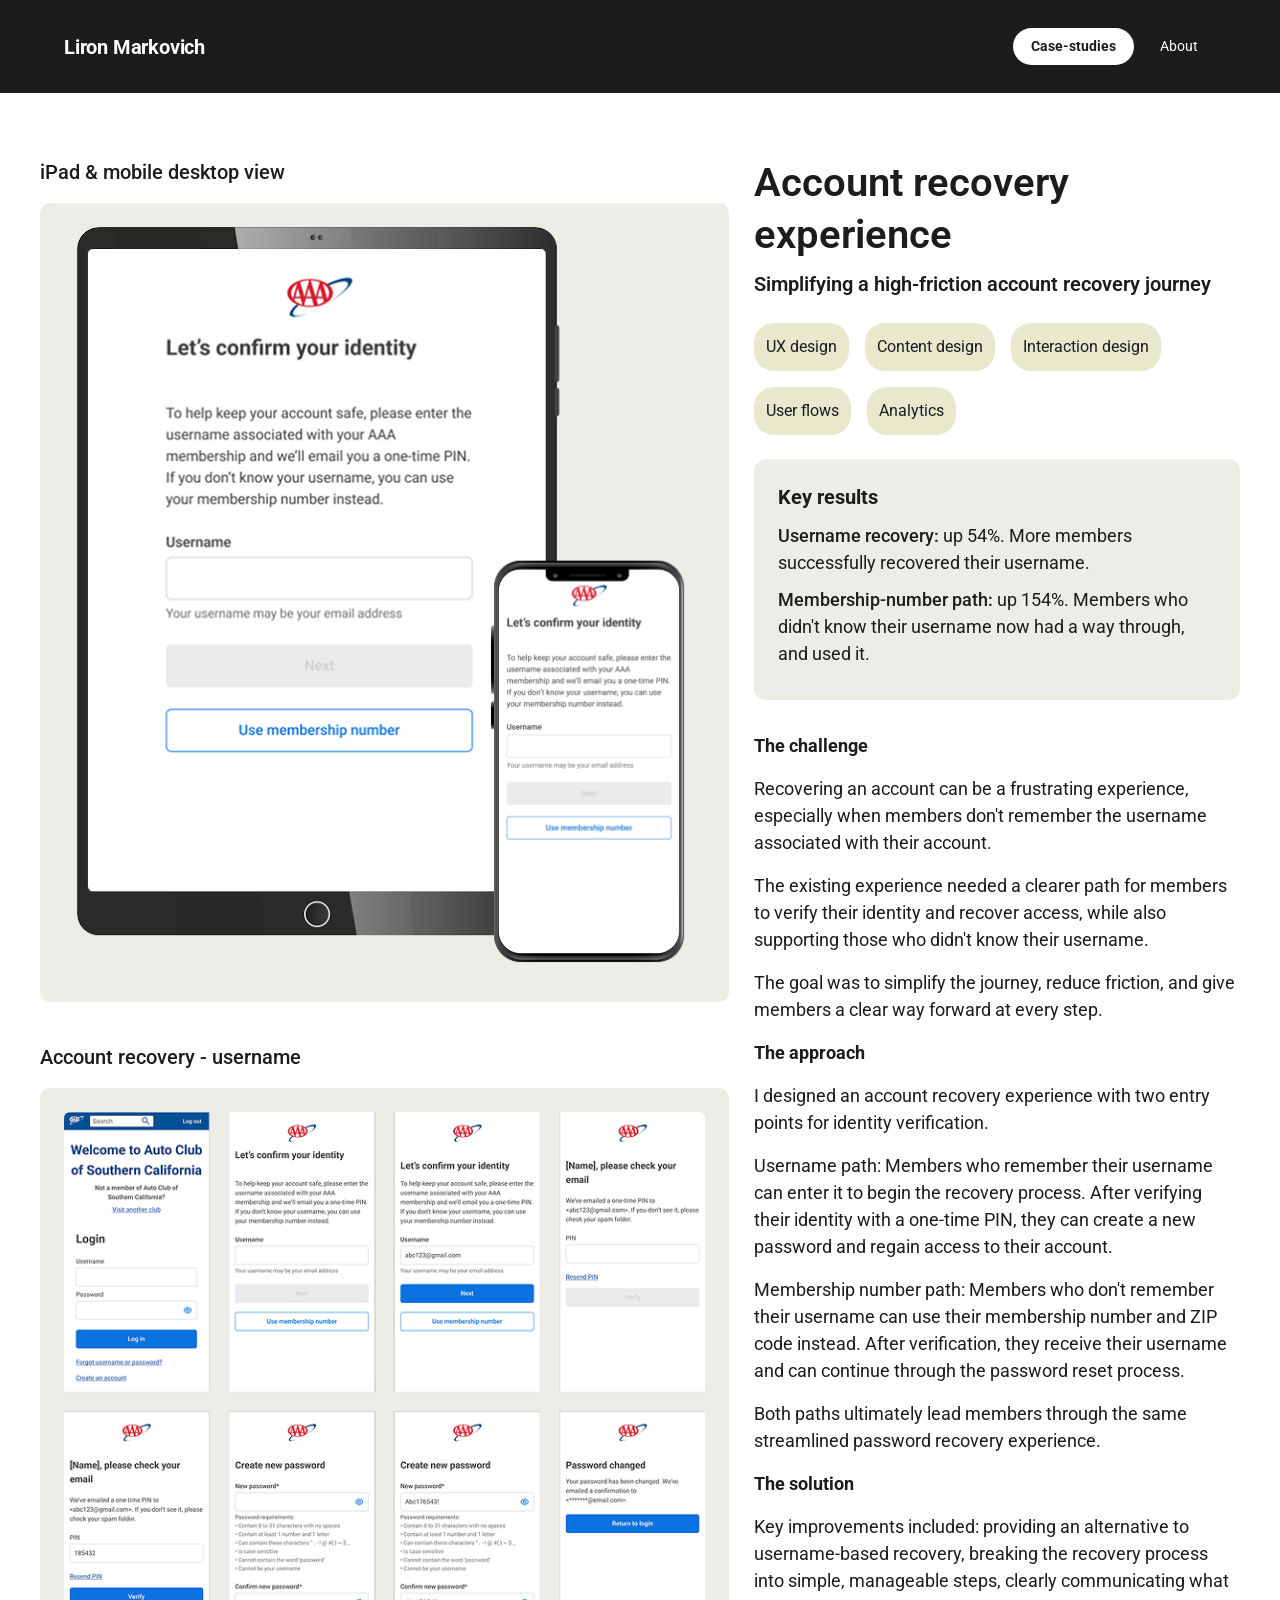
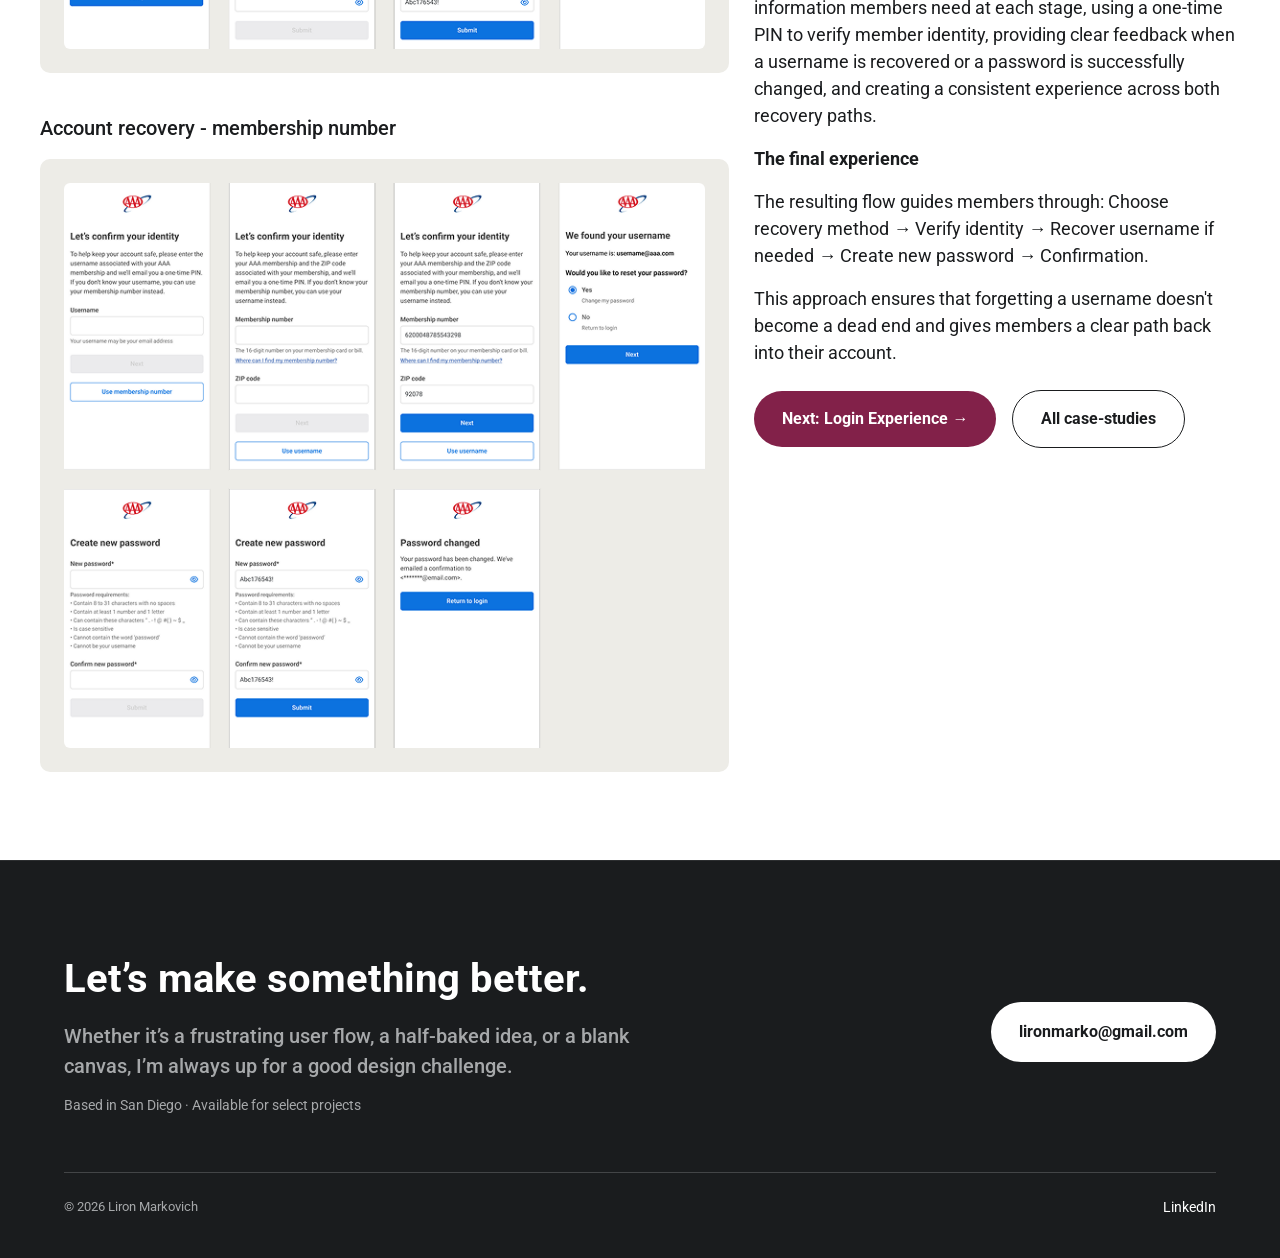
<file: work/account-recovery.html>
<!DOCTYPE html>
<html lang="en">
<head>
<meta charset="UTF-8">
<link rel="icon" type="image/png" href="../images/favicon.png">
<meta name="viewport" content="width=device-width, initial-scale=1.0">
<title>Account recovery experience | Liron Markovich</title>
<link rel="preconnect" href="https://fonts.googleapis.com">
<link rel="preconnect" href="https://fonts.gstatic.com" crossorigin>
<link href="https://fonts.googleapis.com/css2?family=Roboto:ital,wght@0,100..900;1,100..900&display=swap" rel="stylesheet">
<link rel="stylesheet" href="../css/style.css">

<template id="__bundler_thumbnail" data-bg-color="#ffffff">
  <svg xmlns="http://www.w3.org/2000/svg" viewBox="0 0 400 400" width="400" height="400">
    <rect width="400" height="400" fill="#1A1C1E"/>
    <text x="200" y="228" text-anchor="middle" font-family="Roboto, Helvetica, Arial, sans-serif" font-size="132" font-weight="700" fill="#ffffff">LM</text>
  </svg>
</template>
</head>
<body data-depth="../">
<script src="../js/guard.js"></script>
  <header class="site-header">
    <a class="logo" href="../index.html">Liron Markovich</a>
    <nav class="nav">
      <a class="nav-link active" href="../index.html">Case-studies</a>
      <a class="nav-link" href="../about.html">About</a>
    </nav>
    <button class="menu-toggle" aria-label="Open menu" aria-expanded="false">
      <svg class="icon-open" width="24" height="24" viewBox="0 0 24 24" aria-hidden="true" focusable="false">
        <path d="M2 5h20M2 12h20M2 19h20" stroke="currentColor" stroke-width="2.5" stroke-linecap="square"/>
      </svg>
    </button>
  </header>
  <div class="mobile-menu">
    <div class="site-header">
      <a class="logo" href="../index.html">Liron Markovich</a>
      <button class="menu-close" aria-label="Close menu">
        <svg width="24" height="24" viewBox="0 0 24 24" aria-hidden="true" focusable="false">
          <path d="M4 4l16 16M20 4L4 20" stroke="currentColor" stroke-width="2.5" stroke-linecap="square"/>
        </svg>
      </button>
    </div>
    <div class="mobile-menu-links">
      <button class="menu-group-toggle" aria-expanded="true" aria-controls="mm-cases">
        <span>Case-studies</span>
        <svg class="chev" width="20" height="20" viewBox="0 0 24 24" aria-hidden="true" focusable="false">
          <path d="M6 9l6 6 6-6" stroke="currentColor" stroke-width="2" fill="none" stroke-linecap="square"/>
        </svg>
      </button>
      <div class="menu-sublinks" id="mm-cases">
        <div class="menu-sublinks-inner">
        <a class="" href="../work/travel-widget.html">Travel search widget redesign</a>
        <a class="" href="../work/credit-card.html">Credit card dual page experience redesign</a>
        <a class="active" href="../work/account-recovery.html">Account recovery experience</a>
        <a class="" href="../work/login-experience.html">My account login experience redesign</a>
        <a class="" href="../work/car-buying.html">Car buying service redesign</a>
        <a class="" href="../work/zip-modal.html">ZIP code modal redesign</a>
        </div>
      </div>
      <a class="" href="../about.html">About</a>
    </div>
  </div>
  <main class="container">
    <div class="case-grid">
      <div class="case-media">
      <div class="img-group">
      <div class="img-caption">iPad &amp; mobile desktop view</div>
      <div class="thumb bg-account-recovery">
        <img src="../images/ar-info-section.png" alt="iPad and mobile desktop view">
      </div>
    </div>
      <div class="img-group">
      <div class="img-caption">Account recovery - username</div>
      <div class="thumb bg-account-recovery">
        <img src="../images/ar-username.png" alt="Account recovery - username">
      </div>
    </div>
      <div class="img-group">
      <div class="img-caption">Account recovery - membership number</div>
      <div class="thumb bg-account-recovery">
        <img src="../images/ar-membership.png" alt="Account recovery - membership number">
      </div>
    </div>
      </div>
      <div class="case-content">
        <h1>Account recovery experience</h1>
      <p class="subtitle">Simplifying a high-friction account recovery journey</p>
    <div class="pills">
      <span class="pill" style="background:#e8e8cc;">UX design</span>
      <span class="pill" style="background:#e8e8cc;">Content design</span>
      <span class="pill" style="background:#e8e8cc;">Interaction design</span>
      <span class="pill" style="background:#e8e8cc;">User flows</span>
      <span class="pill" style="background:#e8e8cc;">Analytics</span>
    </div>
        
        <div class="key-results">
      <h3>Key results</h3>
      <p><strong>Username recovery:</strong> up 54%. More members successfully recovered their username.</p>
      <p><strong>Membership-number path:</strong> up 154%. Members who didn't know their username now had a way through, and used it.</p>
    </div>
<section>
      <h2>The challenge</h2>
      <p>Recovering an account can be a frustrating experience, especially when members don't remember the username associated with their account.</p>
      <p>The existing experience needed a clearer path for members to verify their identity and recover access, while also supporting those who didn't know their username.</p>
      <p>The goal was to simplify the journey, reduce friction, and give members a clear way forward at every step.</p>
    </section>
    <section>
      <h2>The approach</h2>
      <p>I designed an account recovery experience with two entry points for identity verification.</p>
      <p>Username path: Members who remember their username can enter it to begin the recovery process. After verifying their identity with a one-time PIN, they can create a new password and regain access to their account.</p>
      <p>Membership number path: Members who don't remember their username can use their membership number and ZIP code instead. After verification, they receive their username and can continue through the password reset process.</p>
      <p>Both paths ultimately lead members through the same streamlined password recovery experience.</p>
    </section>
    <section>
      <h2>The solution</h2>
      <p>Key improvements included: providing an alternative to username-based recovery, breaking the recovery process into simple, manageable steps, clearly communicating what information members need at each stage, using a one-time PIN to verify member identity, providing clear feedback when a username is recovered or a password is successfully changed, and creating a consistent experience across both recovery paths.</p>
    </section>
    <section>
      <h2>The final experience</h2>
      <p>The resulting flow guides members through: Choose recovery method &rarr; Verify identity &rarr; Recover username if needed &rarr; Create new password &rarr; Confirmation.</p>
      <p>This approach ensures that forgetting a username doesn't become a dead end and gives members a clear path back into their account.</p>
    </section>
    
    <div class="case-more">
      <a class="btn btn-primary" href="login-experience.html">Next: Login Experience &rarr;</a>
      <a class="btn btn-secondary" href="../index.html">All case-studies</a>
    </div>
      </div>
    </div>
  </main>
  <footer class="site-footer">
    <div class="footer-cta">
      <div>
        <h2>Let’s make something better.</h2>
        <p>Whether it’s a frustrating user flow, a half-baked idea, or a blank canvas, I’m always up for a good design challenge.</p>
        <p class="footer-meta">Based in San Diego · Available for select projects</p>
      </div>
      <a class="footer-email" href="mailto:lironmarko@gmail.com">lironmarko@gmail.com</a>
    </div>
    <div class="footer-bottom">
      <span class="copyright">&copy; 2026 Liron Markovich</span>
      <div class="footer-links">
        <a href="https://www.linkedin.com/in/lironmarkovich/" target="_blank" rel="noopener">LinkedIn</a>
      </div>
    </div>
  </footer>
  
<script src="../js/main.js"></script>

</body>
</html>
</file>
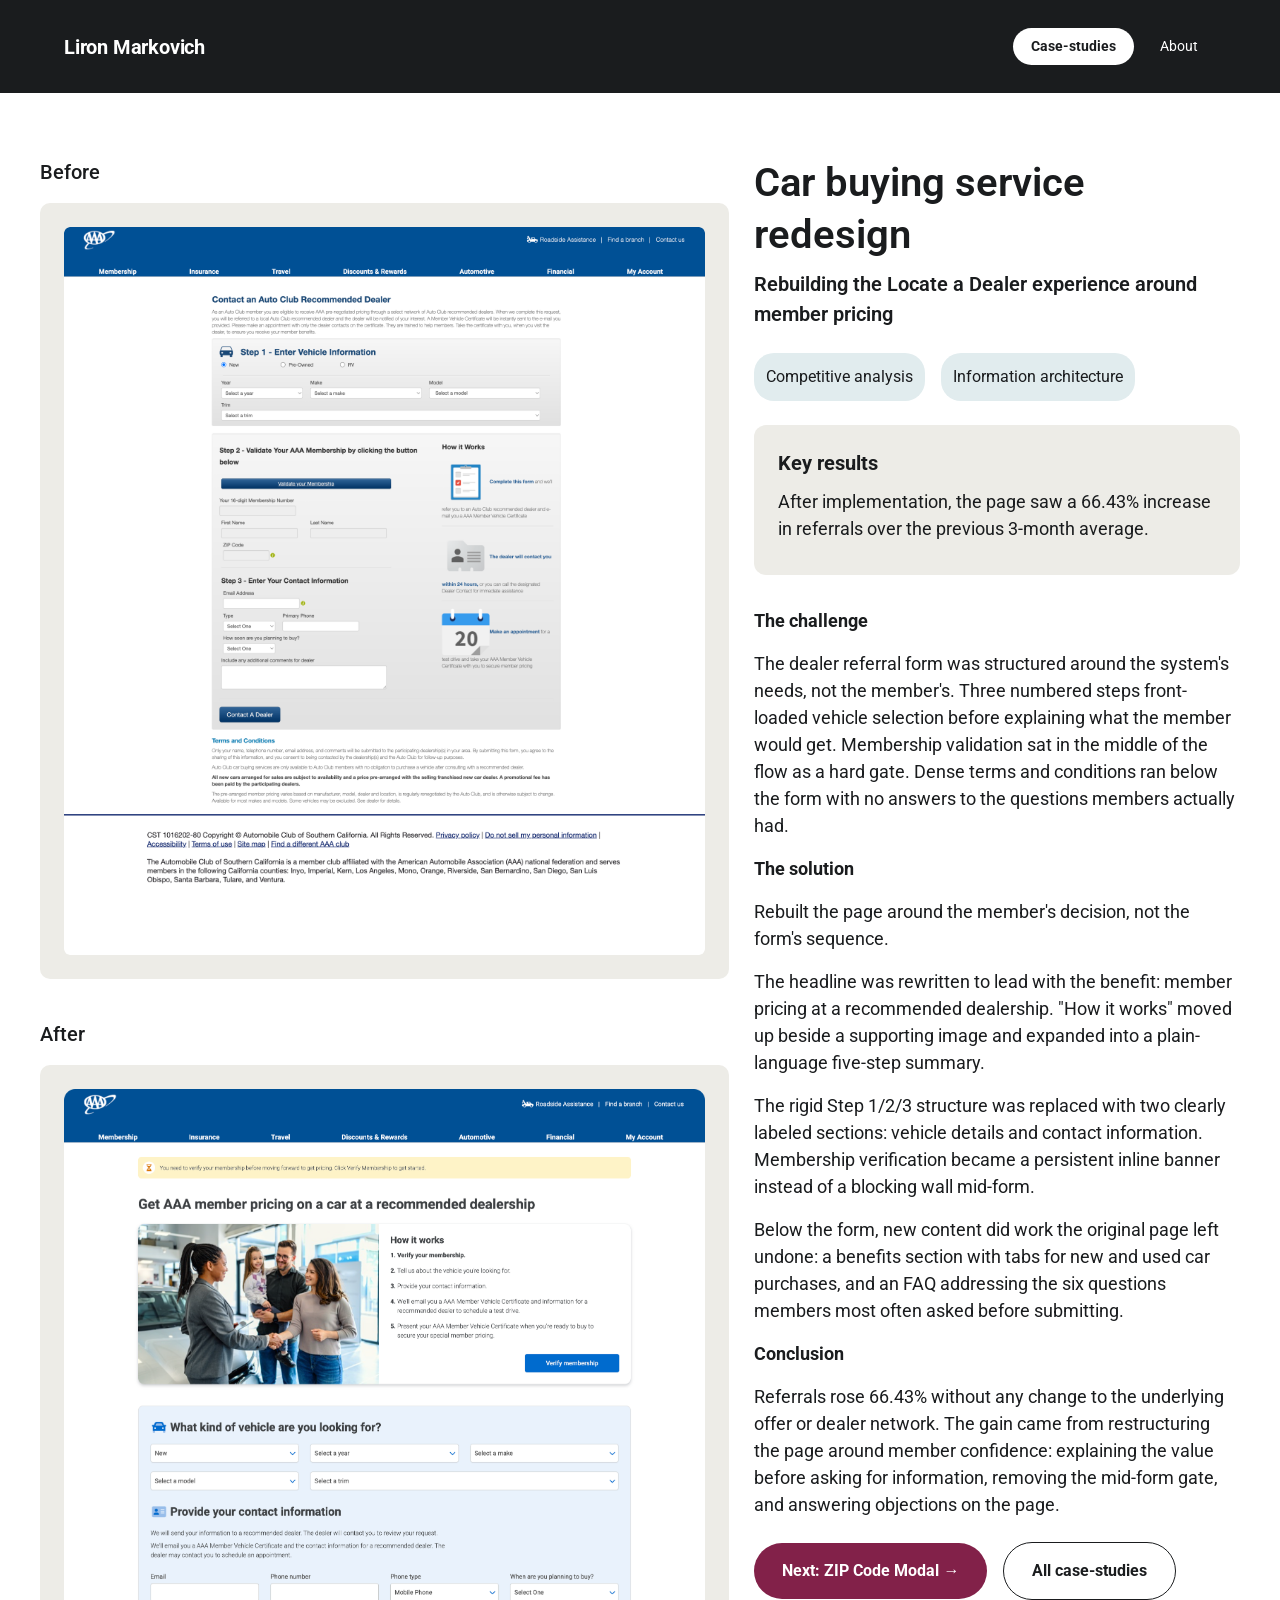
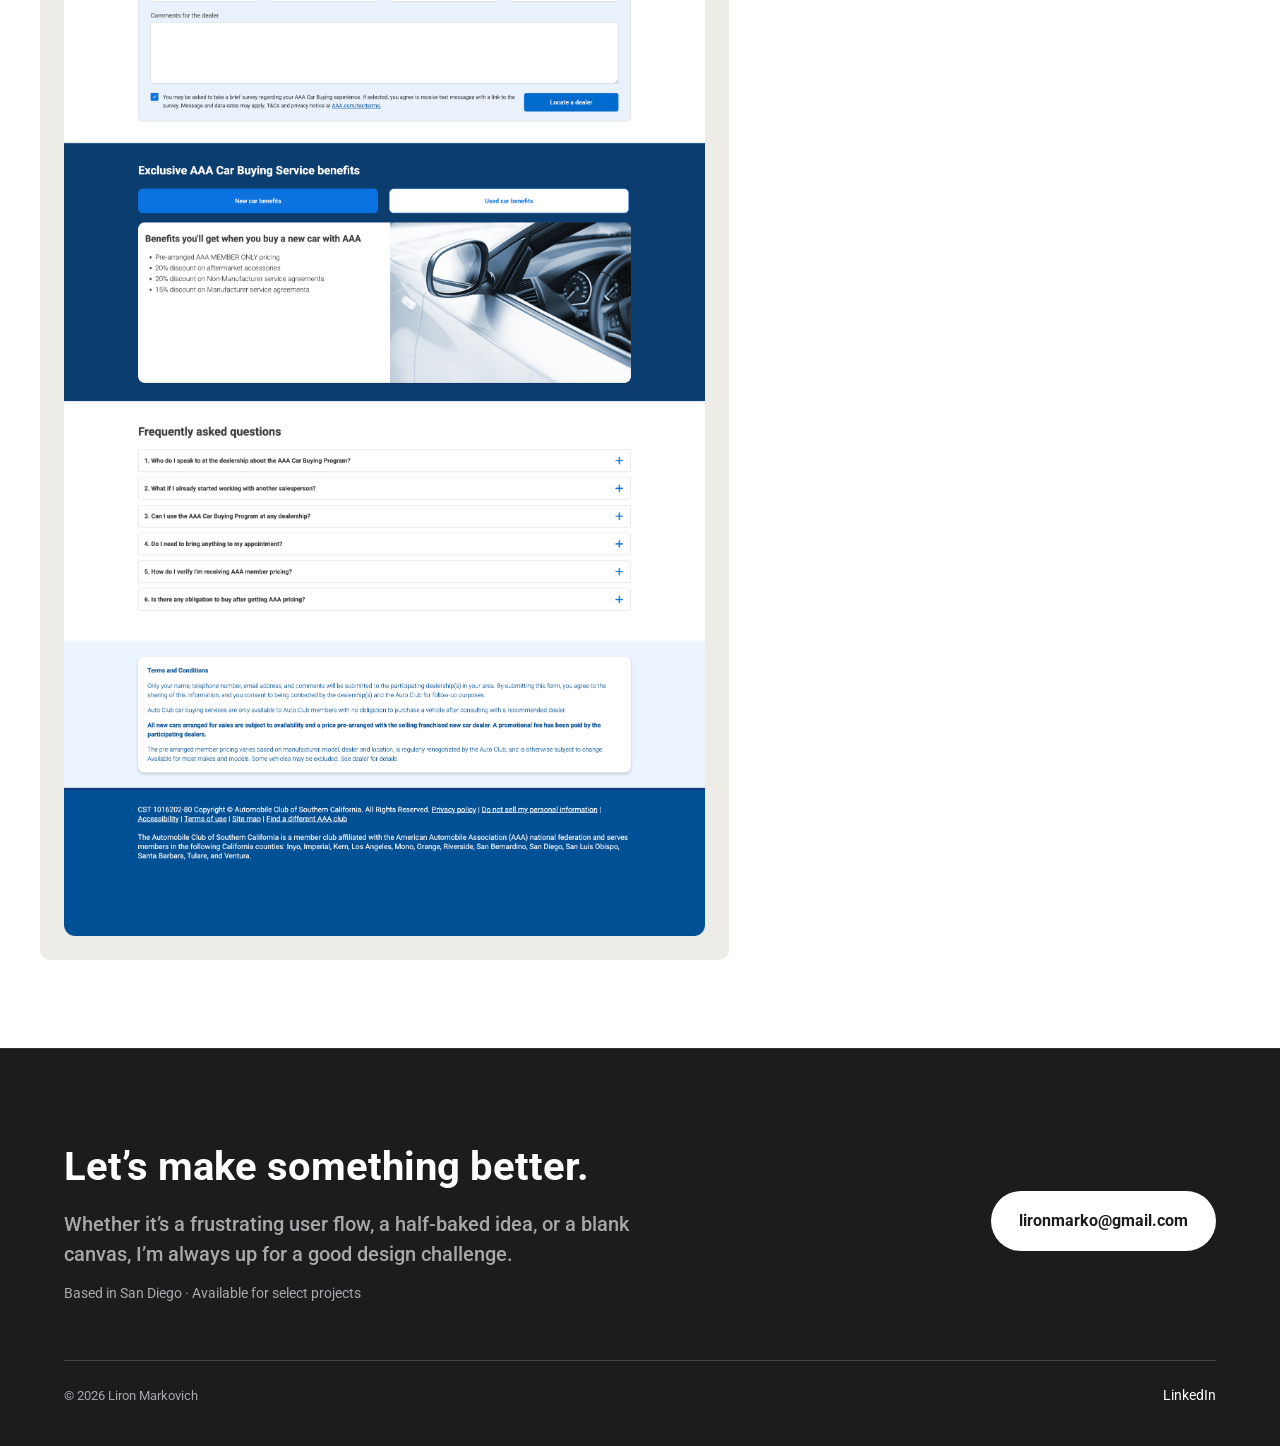
<file: work/car-buying.html>
<!DOCTYPE html>
<html lang="en">
<head>
<meta charset="UTF-8">
<link rel="icon" type="image/png" href="../images/favicon.png">
<meta name="viewport" content="width=device-width, initial-scale=1.0">
<title>Car buying service redesign | Liron Markovich</title>
<link rel="preconnect" href="https://fonts.googleapis.com">
<link rel="preconnect" href="https://fonts.gstatic.com" crossorigin>
<link href="https://fonts.googleapis.com/css2?family=Roboto:ital,wght@0,100..900;1,100..900&display=swap" rel="stylesheet">
<link rel="stylesheet" href="../css/style.css">

<template id="__bundler_thumbnail" data-bg-color="#ffffff">
  <svg xmlns="http://www.w3.org/2000/svg" viewBox="0 0 400 400" width="400" height="400">
    <rect width="400" height="400" fill="#1A1C1E"/>
    <text x="200" y="228" text-anchor="middle" font-family="Roboto, Helvetica, Arial, sans-serif" font-size="132" font-weight="700" fill="#ffffff">LM</text>
  </svg>
</template>
</head>
<body data-depth="../">
<script src="../js/guard.js"></script>
  <header class="site-header">
    <a class="logo" href="../index.html">Liron Markovich</a>
    <nav class="nav">
      <a class="nav-link active" href="../index.html">Case-studies</a>
      <a class="nav-link" href="../about.html">About</a>
    </nav>
    <button class="menu-toggle" aria-label="Open menu" aria-expanded="false">
      <svg class="icon-open" width="24" height="24" viewBox="0 0 24 24" aria-hidden="true" focusable="false">
        <path d="M2 5h20M2 12h20M2 19h20" stroke="currentColor" stroke-width="2.5" stroke-linecap="square"/>
      </svg>
    </button>
  </header>
  <div class="mobile-menu">
    <div class="site-header">
      <a class="logo" href="../index.html">Liron Markovich</a>
      <button class="menu-close" aria-label="Close menu">
        <svg width="24" height="24" viewBox="0 0 24 24" aria-hidden="true" focusable="false">
          <path d="M4 4l16 16M20 4L4 20" stroke="currentColor" stroke-width="2.5" stroke-linecap="square"/>
        </svg>
      </button>
    </div>
    <div class="mobile-menu-links">
      <button class="menu-group-toggle" aria-expanded="true" aria-controls="mm-cases">
        <span>Case-studies</span>
        <svg class="chev" width="20" height="20" viewBox="0 0 24 24" aria-hidden="true" focusable="false">
          <path d="M6 9l6 6 6-6" stroke="currentColor" stroke-width="2" fill="none" stroke-linecap="square"/>
        </svg>
      </button>
      <div class="menu-sublinks" id="mm-cases">
        <div class="menu-sublinks-inner">
        <a class="" href="../work/travel-widget.html">Travel search widget redesign</a>
        <a class="" href="../work/credit-card.html">Credit card dual page experience redesign</a>
        <a class="" href="../work/account-recovery.html">Account recovery experience</a>
        <a class="" href="../work/login-experience.html">My account login experience redesign</a>
        <a class="active" href="../work/car-buying.html">Car buying service redesign</a>
        <a class="" href="../work/zip-modal.html">ZIP code modal redesign</a>
        </div>
      </div>
      <a class="" href="../about.html">About</a>
    </div>
  </div>
  <main class="container">
    <div class="case-grid">
      <div class="case-media">
      <div class="img-group">
      <div class="img-caption">Before</div>
      <div class="thumb bg-car-buying">
        <img src="../images/car-before.png" alt="Before">
      </div>
    </div>
      <div class="img-group">
      <div class="img-caption">After</div>
      <div class="thumb bg-car-buying">
        <img src="../images/car-after.png" alt="After">
      </div>
    </div>
      </div>
      <div class="case-content">
        <h1>Car buying service redesign</h1>
      <p class="subtitle">Rebuilding the Locate a Dealer experience around member pricing</p>
    <div class="pills">
      <span class="pill" style="background:#e1ecee;">Competitive analysis</span>
      <span class="pill" style="background:#e1ecee;">Information architecture</span>
    </div>
        
        <div class="key-results">
      <h3>Key results</h3>
      <p>After implementation, the page saw a 66.43% increase in referrals over the previous 3-month average.</p>
    </div>
<section>
      <h2>The challenge</h2>
      <p>The dealer referral form was structured around the system's needs, not the member's. Three numbered steps front-loaded vehicle selection before explaining what the member would get. Membership validation sat in the middle of the flow as a hard gate. Dense terms and conditions ran below the form with no answers to the questions members actually had.</p>
    </section>
    <section>
      <h2>The solution</h2>
      <p>Rebuilt the page around the member's decision, not the form's sequence.</p>
      <p>The headline was rewritten to lead with the benefit: member pricing at a recommended dealership. "How it works" moved up beside a supporting image and expanded into a plain-language five-step summary.</p>
      <p>The rigid Step 1/2/3 structure was replaced with two clearly labeled sections: vehicle details and contact information. Membership verification became a persistent inline banner instead of a blocking wall mid-form.</p>
      <p>Below the form, new content did work the original page left undone: a benefits section with tabs for new and used car purchases, and an FAQ addressing the six questions members most often asked before submitting.</p>
    </section>
    <section>
      <h2>Conclusion</h2>
      <p>Referrals rose 66.43% without any change to the underlying offer or dealer network. The gain came from restructuring the page around member confidence: explaining the value before asking for information, removing the mid-form gate, and answering objections on the page.</p>
    </section>
    
    
    <div class="case-more">
      <a class="btn btn-primary" href="zip-modal.html">Next: ZIP Code Modal &rarr;</a>
      <a class="btn btn-secondary" href="../index.html">All case-studies</a>
    </div>
      </div>
    </div>
  </main>
  <footer class="site-footer">
    <div class="footer-cta">
      <div>
        <h2>Let’s make something better.</h2>
        <p>Whether it’s a frustrating user flow, a half-baked idea, or a blank canvas, I’m always up for a good design challenge.</p>
        <p class="footer-meta">Based in San Diego · Available for select projects</p>
      </div>
      <a class="footer-email" href="mailto:lironmarko@gmail.com">lironmarko@gmail.com</a>
    </div>
    <div class="footer-bottom">
      <span class="copyright">&copy; 2026 Liron Markovich</span>
      <div class="footer-links">
        <a href="https://www.linkedin.com/in/lironmarkovich/" target="_blank" rel="noopener">LinkedIn</a>
      </div>
    </div>
  </footer>
  
<script src="../js/main.js"></script>

</body>
</html>
</file>
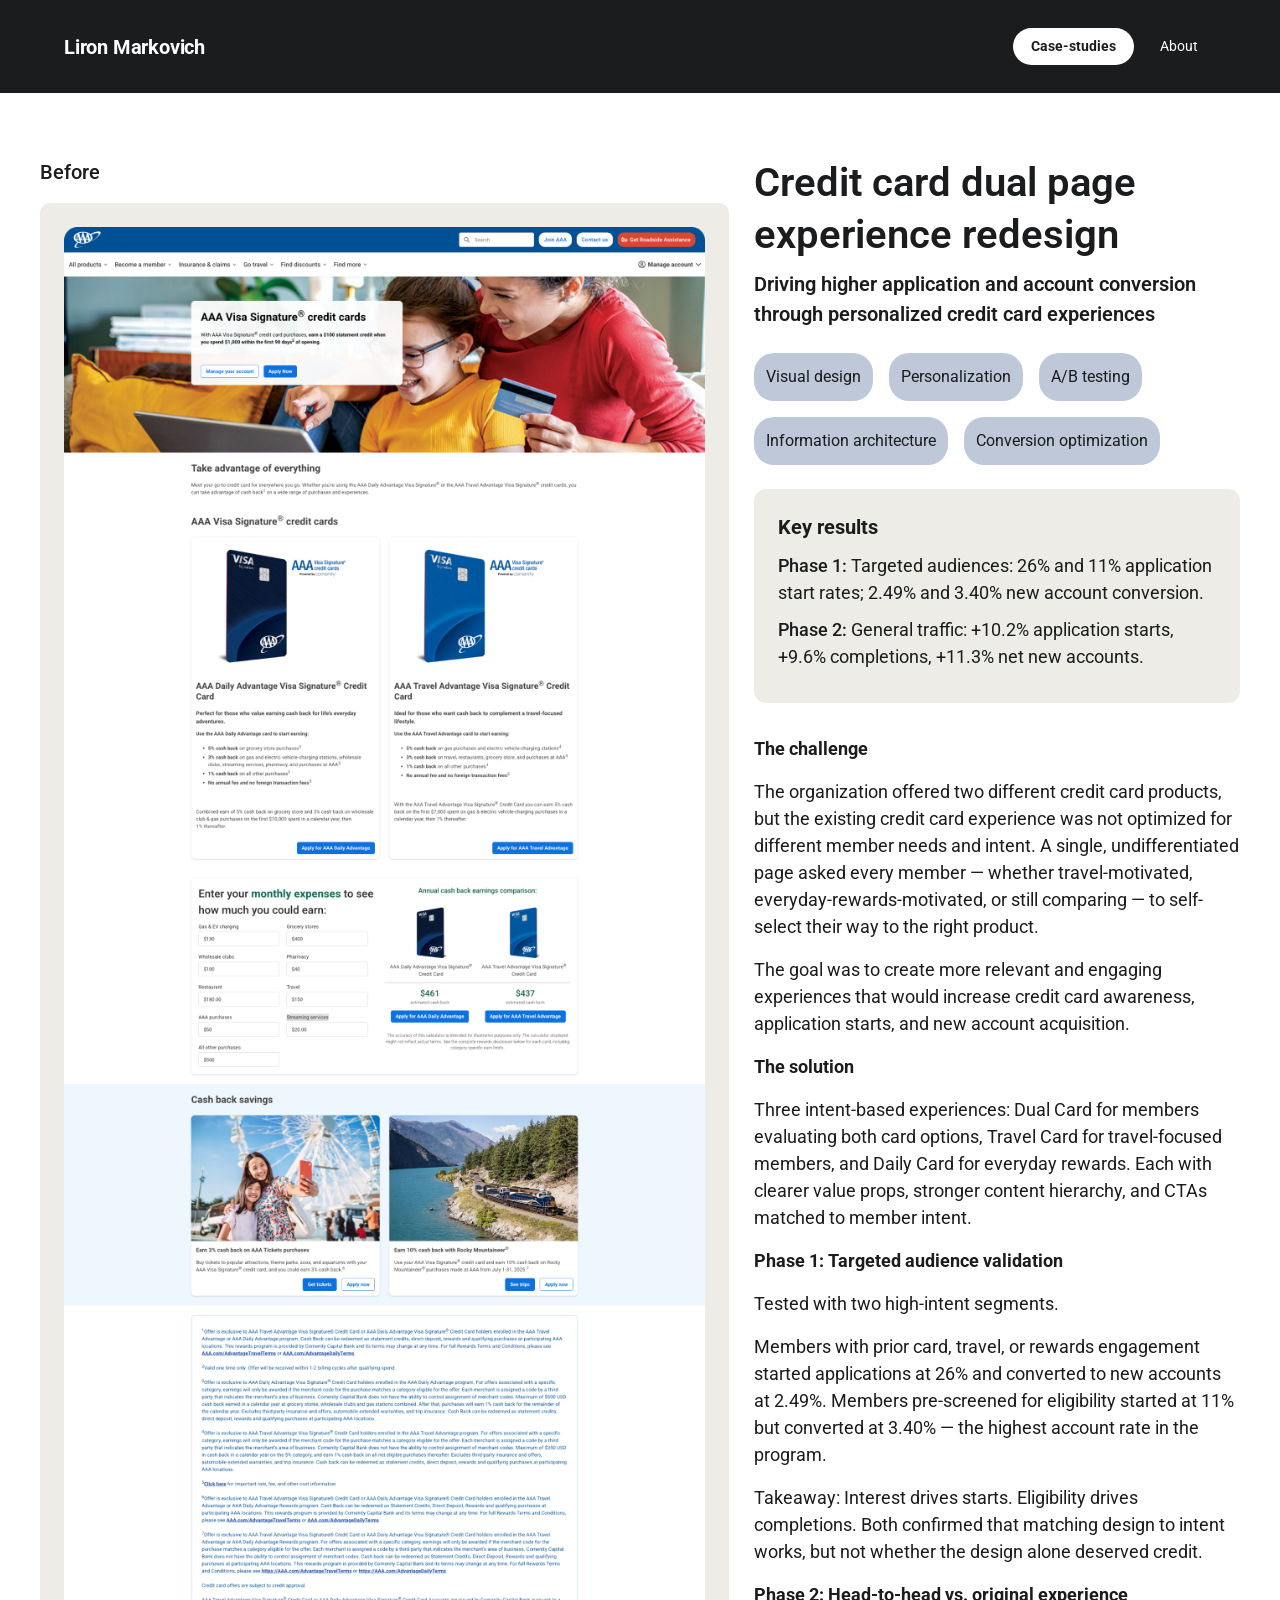
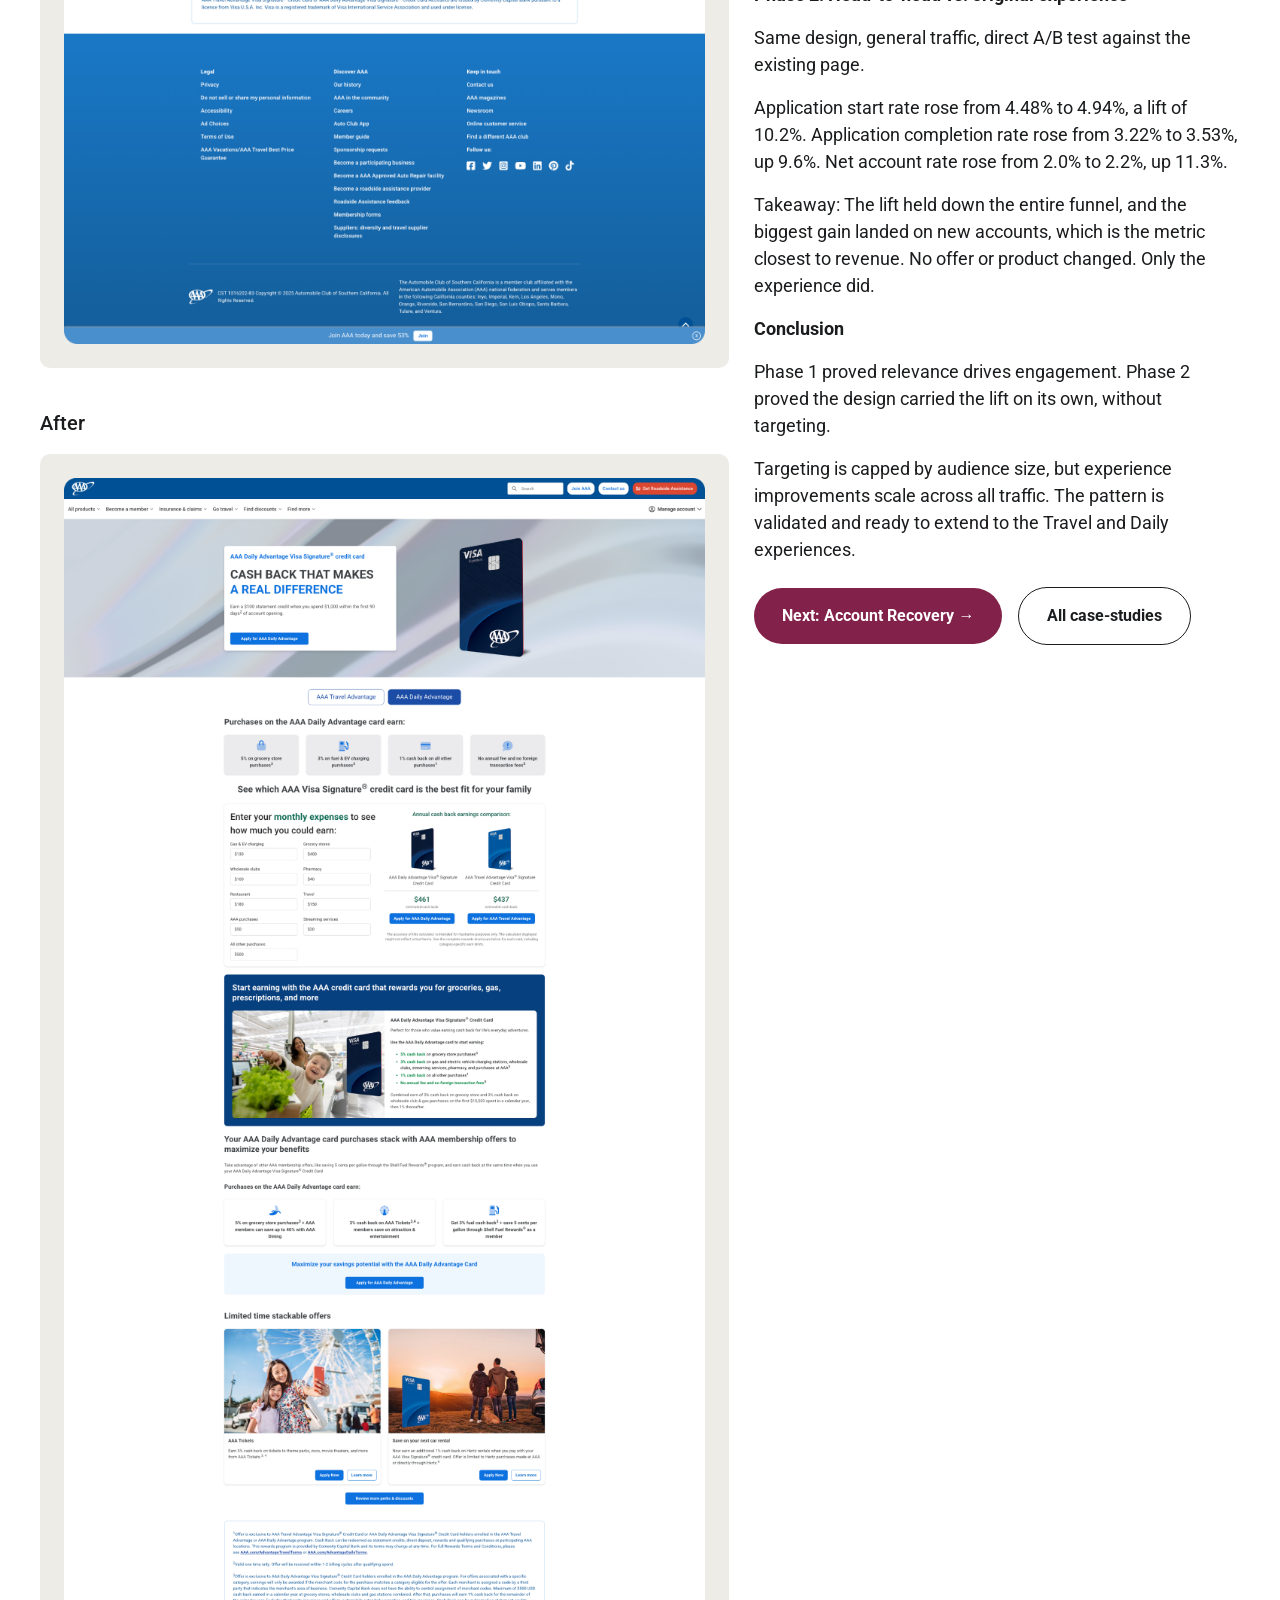
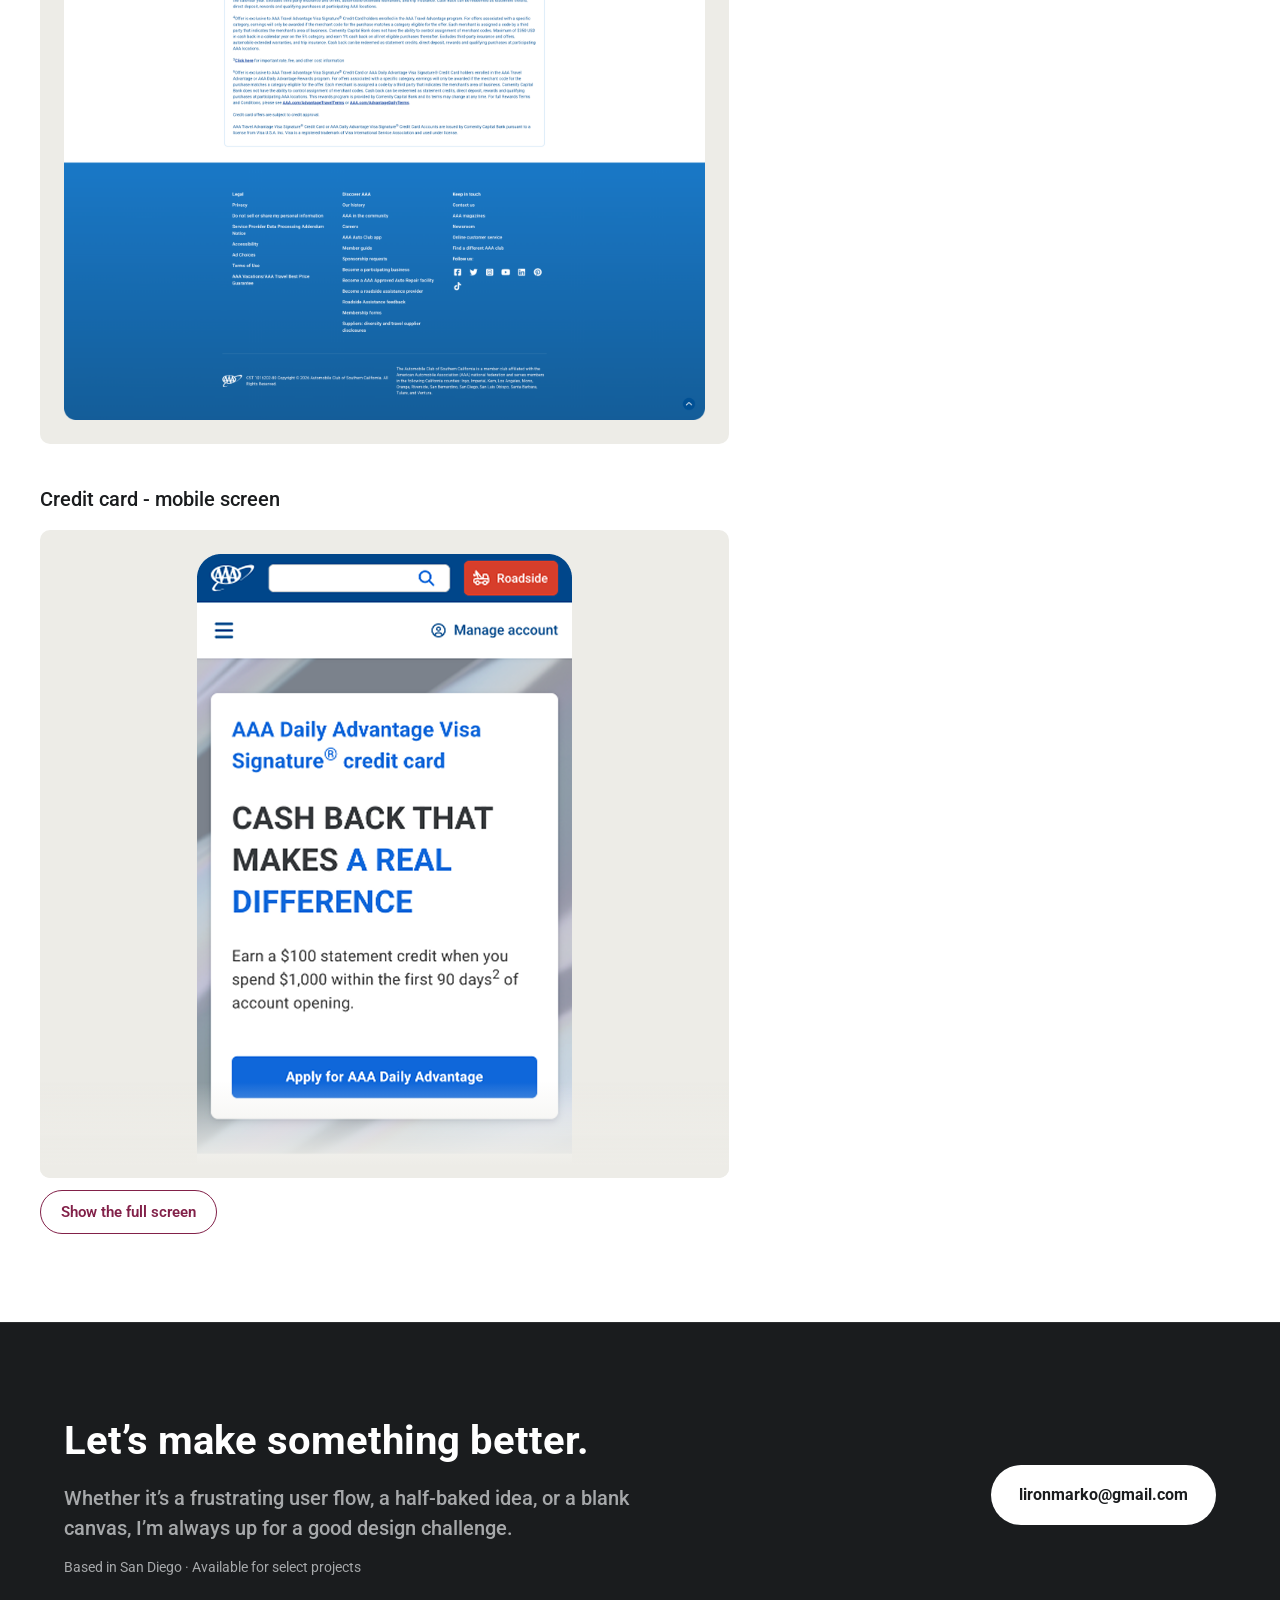
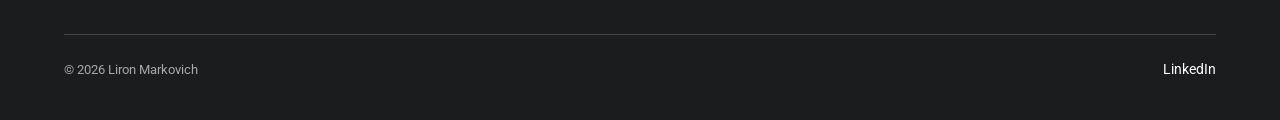
<file: work/credit-card.html>
<!DOCTYPE html>
<html lang="en">
<head>
<meta charset="UTF-8">
<link rel="icon" type="image/png" href="../images/favicon.png">
<meta name="viewport" content="width=device-width, initial-scale=1.0">
<title>Credit card dual page experience redesign | Liron Markovich</title>
<link rel="preconnect" href="https://fonts.googleapis.com">
<link rel="preconnect" href="https://fonts.gstatic.com" crossorigin>
<link href="https://fonts.googleapis.com/css2?family=Roboto:ital,wght@0,100..900;1,100..900&display=swap" rel="stylesheet">
<link rel="stylesheet" href="../css/style.css">

<template id="__bundler_thumbnail" data-bg-color="#ffffff">
  <svg xmlns="http://www.w3.org/2000/svg" viewBox="0 0 400 400" width="400" height="400">
    <rect width="400" height="400" fill="#1A1C1E"/>
    <text x="200" y="228" text-anchor="middle" font-family="Roboto, Helvetica, Arial, sans-serif" font-size="132" font-weight="700" fill="#ffffff">LM</text>
  </svg>
</template>
</head>
<body data-depth="../">
<script src="../js/guard.js"></script>
  <header class="site-header">
    <a class="logo" href="../index.html">Liron Markovich</a>
    <nav class="nav">
      <a class="nav-link active" href="../index.html">Case-studies</a>
      <a class="nav-link" href="../about.html">About</a>
    </nav>
    <button class="menu-toggle" aria-label="Open menu" aria-expanded="false">
      <svg class="icon-open" width="24" height="24" viewBox="0 0 24 24" aria-hidden="true" focusable="false">
        <path d="M2 5h20M2 12h20M2 19h20" stroke="currentColor" stroke-width="2.5" stroke-linecap="square"/>
      </svg>
    </button>
  </header>
  <div class="mobile-menu">
    <div class="site-header">
      <a class="logo" href="../index.html">Liron Markovich</a>
      <button class="menu-close" aria-label="Close menu">
        <svg width="24" height="24" viewBox="0 0 24 24" aria-hidden="true" focusable="false">
          <path d="M4 4l16 16M20 4L4 20" stroke="currentColor" stroke-width="2.5" stroke-linecap="square"/>
        </svg>
      </button>
    </div>
    <div class="mobile-menu-links">
      <button class="menu-group-toggle" aria-expanded="true" aria-controls="mm-cases">
        <span>Case-studies</span>
        <svg class="chev" width="20" height="20" viewBox="0 0 24 24" aria-hidden="true" focusable="false">
          <path d="M6 9l6 6 6-6" stroke="currentColor" stroke-width="2" fill="none" stroke-linecap="square"/>
        </svg>
      </button>
      <div class="menu-sublinks" id="mm-cases">
        <div class="menu-sublinks-inner">
        <a class="" href="../work/travel-widget.html">Travel search widget redesign</a>
        <a class="active" href="../work/credit-card.html">Credit card dual page experience redesign</a>
        <a class="" href="../work/account-recovery.html">Account recovery experience</a>
        <a class="" href="../work/login-experience.html">My account login experience redesign</a>
        <a class="" href="../work/car-buying.html">Car buying service redesign</a>
        <a class="" href="../work/zip-modal.html">ZIP code modal redesign</a>
        </div>
      </div>
      <a class="" href="../about.html">About</a>
    </div>
  </div>
  <main class="container">
    <div class="case-grid">
      <div class="case-media">
      <div class="img-group">
      <div class="img-caption">Before</div>
      <div class="thumb bg-credit-card">
        <img src="../images/cc-before.png" alt="Before">
      </div>
    </div>
      <div class="img-group">
      <div class="img-caption">After</div>
      <div class="thumb bg-credit-card">
        <img src="../images/cc-after.png" alt="After">
      </div>
    </div>
      <div class="img-group">
      <div class="img-caption">Credit card - mobile screen</div>
      <div class="thumb bg-credit-card">
        <img src="../images/cc-mobile.png" alt="Credit card - mobile screen" class="img-native-375" width="375" height="4755">
      </div>
    </div>
      </div>
      <div class="case-content">
        <h1>Credit card dual page experience redesign</h1>
      <p class="subtitle">Driving higher application and account conversion through personalized credit card experiences</p>
    <div class="pills">
      <span class="pill" style="background:#bfc8d8;">Visual design</span>
      <span class="pill" style="background:#bfc8d8;">Personalization</span>
      <span class="pill" style="background:#bfc8d8;">A/B testing</span>
      <span class="pill" style="background:#bfc8d8;">Information architecture</span>
      <span class="pill" style="background:#bfc8d8;">Conversion optimization</span>
    </div>
        
        <div class="key-results">
      <h3>Key results</h3>
      <p><strong>Phase 1:</strong> Targeted audiences: 26% and 11% application start rates; 2.49% and 3.40% new account conversion.</p>
      <p><strong>Phase 2:</strong> General traffic: +10.2% application starts, +9.6% completions, +11.3% net new accounts.</p>
    </div>
<section>
      <h2>The challenge</h2>
      <p>The organization offered two different credit card products, but the existing credit card experience was not optimized for different member needs and intent. A single, undifferentiated page asked every member &mdash; whether travel-motivated, everyday-rewards-motivated, or still comparing &mdash; to self-select their way to the right product.</p>
      <p>The goal was to create more relevant and engaging experiences that would increase credit card awareness, application starts, and new account acquisition.</p>
    </section>
    <section>
      <h2>The solution</h2>
      <p>Three intent-based experiences: Dual Card for members evaluating both card options, Travel Card for travel-focused members, and Daily Card for everyday rewards. Each with clearer value props, stronger content hierarchy, and CTAs matched to member intent.</p>
    </section>
    <section>
      <h2>Phase 1: Targeted audience validation</h2>
      <p>Tested with two high-intent segments.</p>
      <p>Members with prior card, travel, or rewards engagement started applications at 26% and converted to new accounts at 2.49%. Members pre-screened for eligibility started at 11% but converted at 3.40% &mdash; the highest account rate in the program.</p>
      <p>Takeaway: Interest drives starts. Eligibility drives completions. Both confirmed that matching design to intent works, but not whether the design alone deserved credit.</p>
    </section>
    <section>
      <h2>Phase 2: Head-to-head vs. original experience</h2>
      <p>Same design, general traffic, direct A/B test against the existing page.</p>
      <p>Application start rate rose from 4.48% to 4.94%, a lift of 10.2%. Application completion rate rose from 3.22% to 3.53%, up 9.6%. Net account rate rose from 2.0% to 2.2%, up 11.3%.</p>
      <p>Takeaway: The lift held down the entire funnel, and the biggest gain landed on new accounts, which is the metric closest to revenue. No offer or product changed. Only the experience did.</p>
    </section>
    <section>
      <h2>Conclusion</h2>
      <p>Phase 1 proved relevance drives engagement. Phase 2 proved the design carried the lift on its own, without targeting.</p>
      <p>Targeting is capped by audience size, but experience improvements scale across all traffic. The pattern is validated and ready to extend to the Travel and Daily experiences.</p>
    </section>
    
    
    <div class="case-more">
      <a class="btn btn-primary" href="account-recovery.html">Next: Account Recovery &rarr;</a>
      <a class="btn btn-secondary" href="../index.html">All case-studies</a>
    </div>
      </div>
    </div>
  </main>
  <footer class="site-footer">
    <div class="footer-cta">
      <div>
        <h2>Let’s make something better.</h2>
        <p>Whether it’s a frustrating user flow, a half-baked idea, or a blank canvas, I’m always up for a good design challenge.</p>
        <p class="footer-meta">Based in San Diego · Available for select projects</p>
      </div>
      <a class="footer-email" href="mailto:lironmarko@gmail.com">lironmarko@gmail.com</a>
    </div>
    <div class="footer-bottom">
      <span class="copyright">&copy; 2026 Liron Markovich</span>
      <div class="footer-links">
        <a href="https://www.linkedin.com/in/lironmarkovich/" target="_blank" rel="noopener">LinkedIn</a>
      </div>
    </div>
  </footer>
  
<script src="../js/main.js"></script>

</body>
</html>
</file>
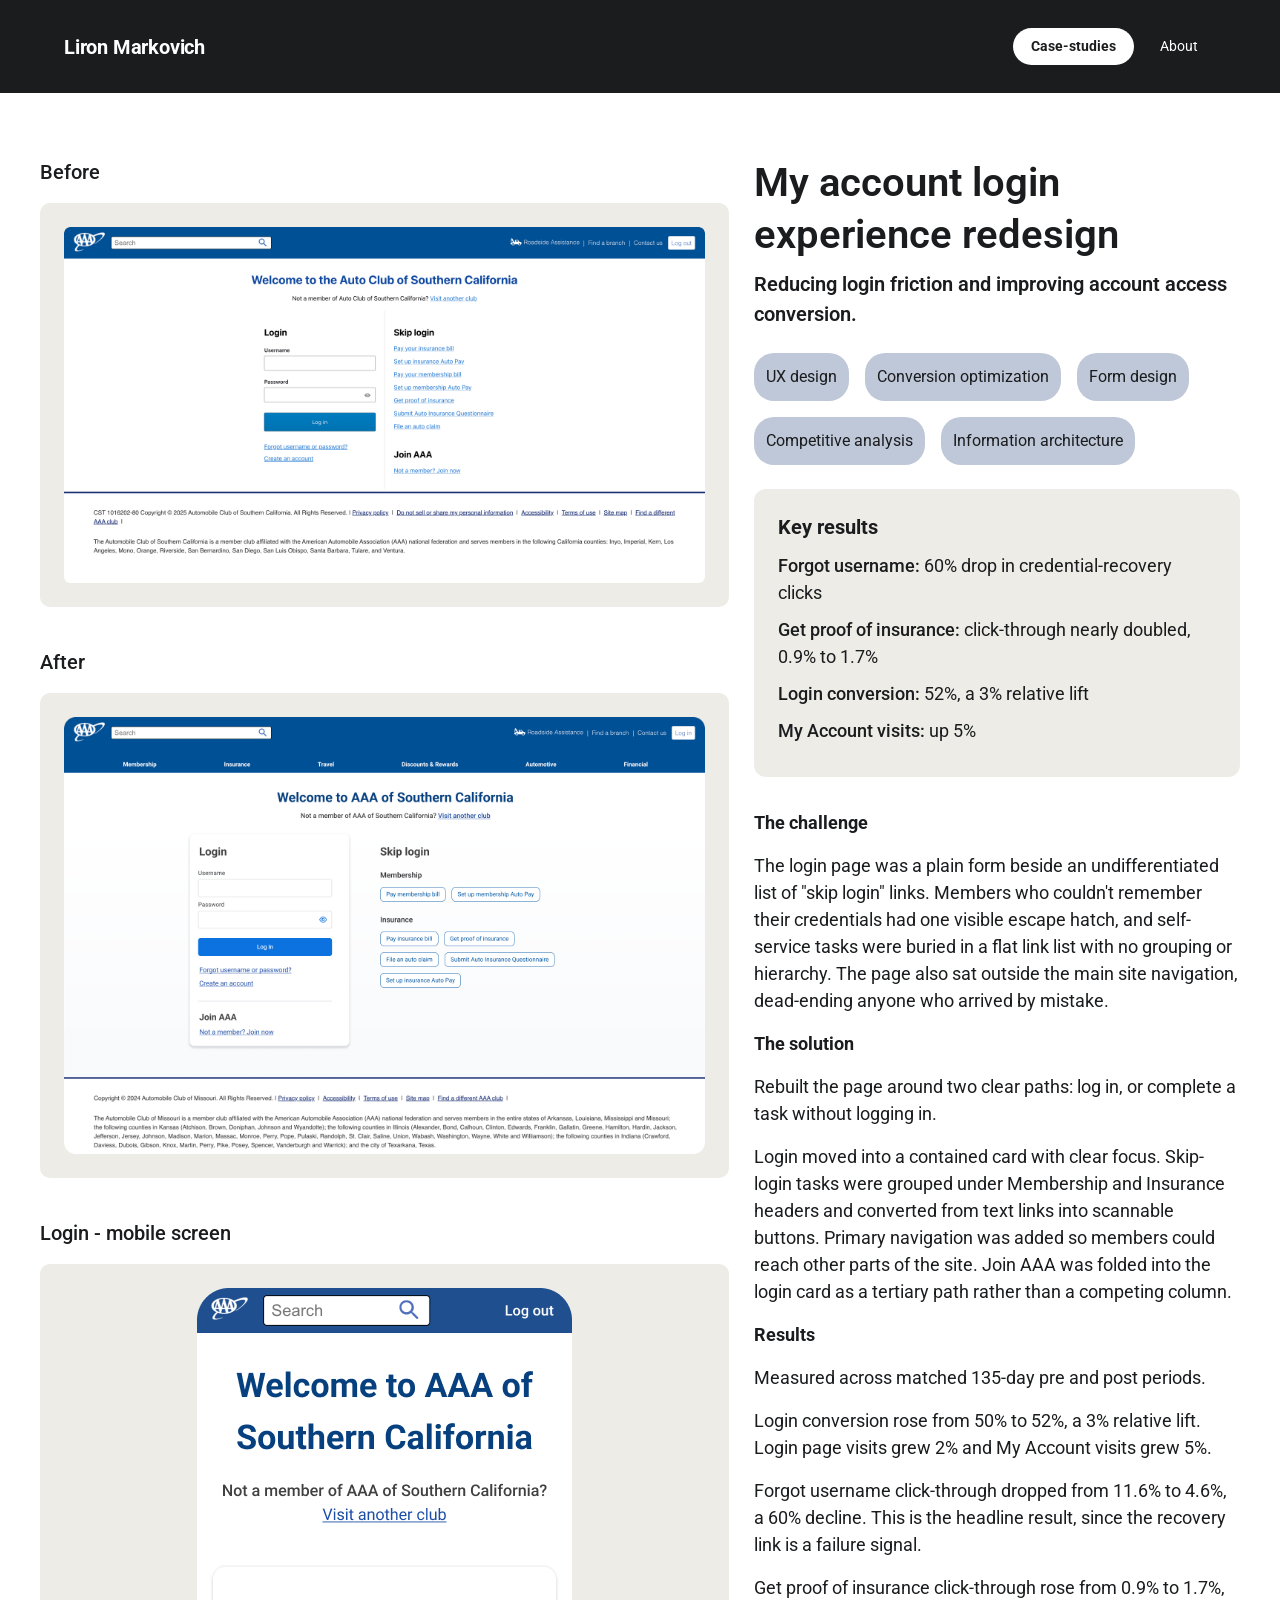
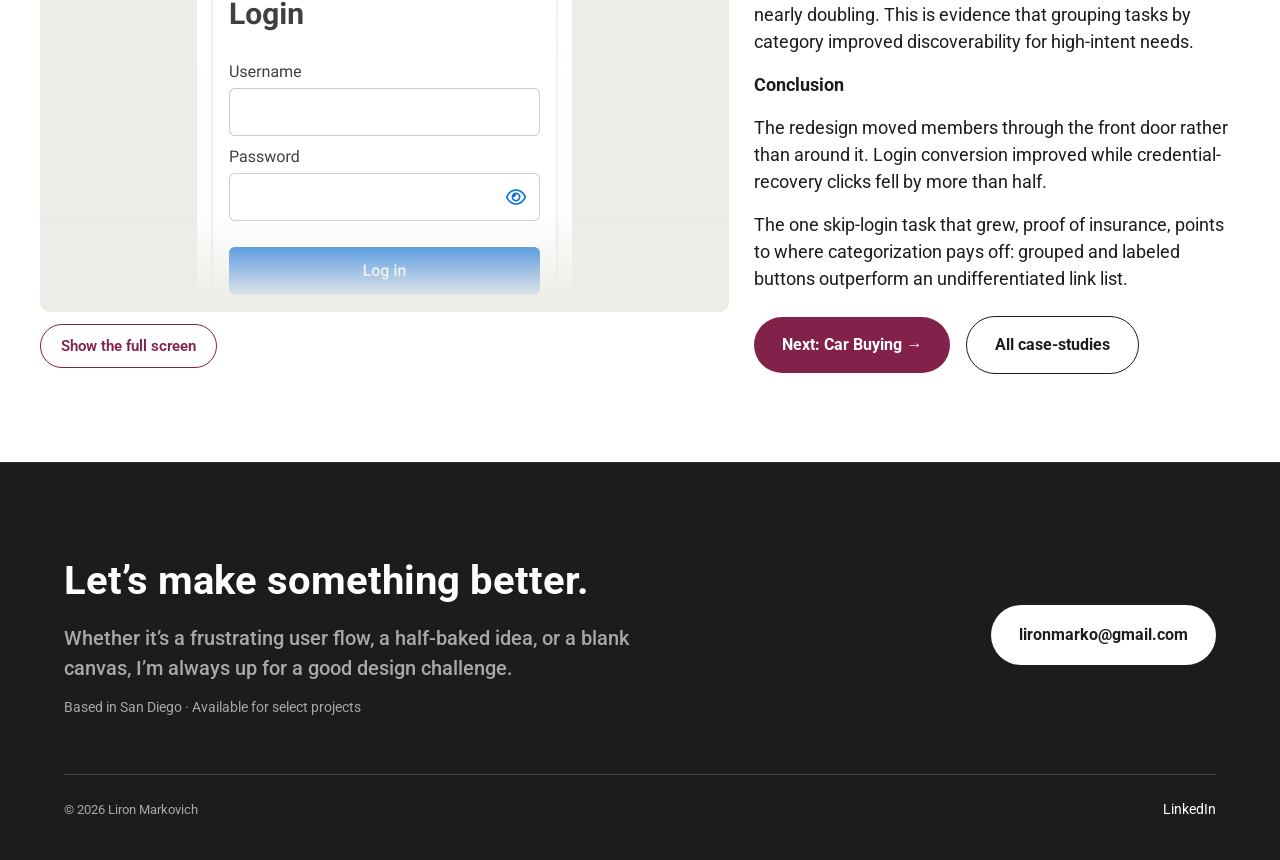
<file: work/login-experience.html>
<!DOCTYPE html>
<html lang="en">
<head>
<meta charset="UTF-8">
<link rel="icon" type="image/png" href="../images/favicon.png">
<meta name="viewport" content="width=device-width, initial-scale=1.0">
<title>My account login experience redesign | Liron Markovich</title>
<link rel="preconnect" href="https://fonts.googleapis.com">
<link rel="preconnect" href="https://fonts.gstatic.com" crossorigin>
<link href="https://fonts.googleapis.com/css2?family=Roboto:ital,wght@0,100..900;1,100..900&display=swap" rel="stylesheet">
<link rel="stylesheet" href="../css/style.css">

<template id="__bundler_thumbnail" data-bg-color="#ffffff">
  <svg xmlns="http://www.w3.org/2000/svg" viewBox="0 0 400 400" width="400" height="400">
    <rect width="400" height="400" fill="#1A1C1E"/>
    <text x="200" y="228" text-anchor="middle" font-family="Roboto, Helvetica, Arial, sans-serif" font-size="132" font-weight="700" fill="#ffffff">LM</text>
  </svg>
</template>
</head>
<body data-depth="../">
<script src="../js/guard.js"></script>
  <header class="site-header">
    <a class="logo" href="../index.html">Liron Markovich</a>
    <nav class="nav">
      <a class="nav-link active" href="../index.html">Case-studies</a>
      <a class="nav-link" href="../about.html">About</a>
    </nav>
    <button class="menu-toggle" aria-label="Open menu" aria-expanded="false">
      <svg class="icon-open" width="24" height="24" viewBox="0 0 24 24" aria-hidden="true" focusable="false">
        <path d="M2 5h20M2 12h20M2 19h20" stroke="currentColor" stroke-width="2.5" stroke-linecap="square"/>
      </svg>
    </button>
  </header>
  <div class="mobile-menu">
    <div class="site-header">
      <a class="logo" href="../index.html">Liron Markovich</a>
      <button class="menu-close" aria-label="Close menu">
        <svg width="24" height="24" viewBox="0 0 24 24" aria-hidden="true" focusable="false">
          <path d="M4 4l16 16M20 4L4 20" stroke="currentColor" stroke-width="2.5" stroke-linecap="square"/>
        </svg>
      </button>
    </div>
    <div class="mobile-menu-links">
      <button class="menu-group-toggle" aria-expanded="true" aria-controls="mm-cases">
        <span>Case-studies</span>
        <svg class="chev" width="20" height="20" viewBox="0 0 24 24" aria-hidden="true" focusable="false">
          <path d="M6 9l6 6 6-6" stroke="currentColor" stroke-width="2" fill="none" stroke-linecap="square"/>
        </svg>
      </button>
      <div class="menu-sublinks" id="mm-cases">
        <div class="menu-sublinks-inner">
        <a class="" href="../work/travel-widget.html">Travel search widget redesign</a>
        <a class="" href="../work/credit-card.html">Credit card dual page experience redesign</a>
        <a class="" href="../work/account-recovery.html">Account recovery experience</a>
        <a class="active" href="../work/login-experience.html">My account login experience redesign</a>
        <a class="" href="../work/car-buying.html">Car buying service redesign</a>
        <a class="" href="../work/zip-modal.html">ZIP code modal redesign</a>
        </div>
      </div>
      <a class="" href="../about.html">About</a>
    </div>
  </div>
  <main class="container">
    <div class="case-grid">
      <div class="case-media">
      <div class="img-group">
      <div class="img-caption">Before</div>
      <div class="thumb bg-login">
        <img src="../images/login-before.png" alt="Before">
      </div>
    </div>
      <div class="img-group">
      <div class="img-caption">After</div>
      <div class="thumb bg-login">
        <img src="../images/login-after.png" alt="After">
      </div>
    </div>
      <div class="img-group">
      <div class="img-caption">Login - mobile screen</div>
      <div class="thumb bg-login">
        <img src="../images/login-mobile1.png" alt="Login - mobile screen">
      </div>
    </div>
      </div>
      <div class="case-content">
        <h1>My account login experience redesign</h1>
      <p class="subtitle">Reducing login friction and improving account access conversion.</p>
    <div class="pills">
      <span class="pill" style="background:#bfc8d8;">UX design</span>
      <span class="pill" style="background:#bfc8d8;">Conversion optimization</span>
      <span class="pill" style="background:#bfc8d8;">Form design</span>
      <span class="pill" style="background:#bfc8d8;">Competitive analysis</span>
      <span class="pill" style="background:#bfc8d8;">Information architecture</span>
    </div>
        
        <div class="key-results">
      <h3>Key results</h3>
      <p><strong>Forgot username:</strong> 60% drop in credential-recovery clicks</p>
      <p><strong>Get proof of insurance:</strong> click-through nearly doubled, 0.9% to 1.7%</p>
      <p><strong>Login conversion:</strong> 52%, a 3% relative lift</p>
      <p><strong>My Account visits:</strong> up 5%</p>
    </div>
<section>
      <h2>The challenge</h2>
      <p>The login page was a plain form beside an undifferentiated list of "skip login" links. Members who couldn't remember their credentials had one visible escape hatch, and self-service tasks were buried in a flat link list with no grouping or hierarchy. The page also sat outside the main site navigation, dead-ending anyone who arrived by mistake.</p>
    </section>
    <section>
      <h2>The solution</h2>
      <p>Rebuilt the page around two clear paths: log in, or complete a task without logging in.</p>
      <p>Login moved into a contained card with clear focus. Skip-login tasks were grouped under Membership and Insurance headers and converted from text links into scannable buttons. Primary navigation was added so members could reach other parts of the site. Join AAA was folded into the login card as a tertiary path rather than a competing column.</p>
    </section>
    <section>
      <h2>Results</h2>
      <p>Measured across matched 135-day pre and post periods.</p>
      <p>Login conversion rose from 50% to 52%, a 3% relative lift. Login page visits grew 2% and My Account visits grew 5%.</p>
      <p>Forgot username click-through dropped from 11.6% to 4.6%, a 60% decline. This is the headline result, since the recovery link is a failure signal.</p>
      <p>Get proof of insurance click-through rose from 0.9% to 1.7%, nearly doubling. This is evidence that grouping tasks by category improved discoverability for high-intent needs.</p>
    </section>
    <section>
      <h2>Conclusion</h2>
      <p>The redesign moved members through the front door rather than around it. Login conversion improved while credential-recovery clicks fell by more than half.</p>
      <p>The one skip-login task that grew, proof of insurance, points to where categorization pays off: grouped and labeled buttons outperform an undifferentiated link list.</p>
    </section>
    
    
    <div class="case-more">
      <a class="btn btn-primary" href="car-buying.html">Next: Car Buying &rarr;</a>
      <a class="btn btn-secondary" href="../index.html">All case-studies</a>
    </div>
      </div>
    </div>
  </main>
  <footer class="site-footer">
    <div class="footer-cta">
      <div>
        <h2>Let’s make something better.</h2>
        <p>Whether it’s a frustrating user flow, a half-baked idea, or a blank canvas, I’m always up for a good design challenge.</p>
        <p class="footer-meta">Based in San Diego · Available for select projects</p>
      </div>
      <a class="footer-email" href="mailto:lironmarko@gmail.com">lironmarko@gmail.com</a>
    </div>
    <div class="footer-bottom">
      <span class="copyright">&copy; 2026 Liron Markovich</span>
      <div class="footer-links">
        <a href="https://www.linkedin.com/in/lironmarkovich/" target="_blank" rel="noopener">LinkedIn</a>
      </div>
    </div>
  </footer>
  
<script src="../js/main.js"></script>

</body>
</html>
</file>
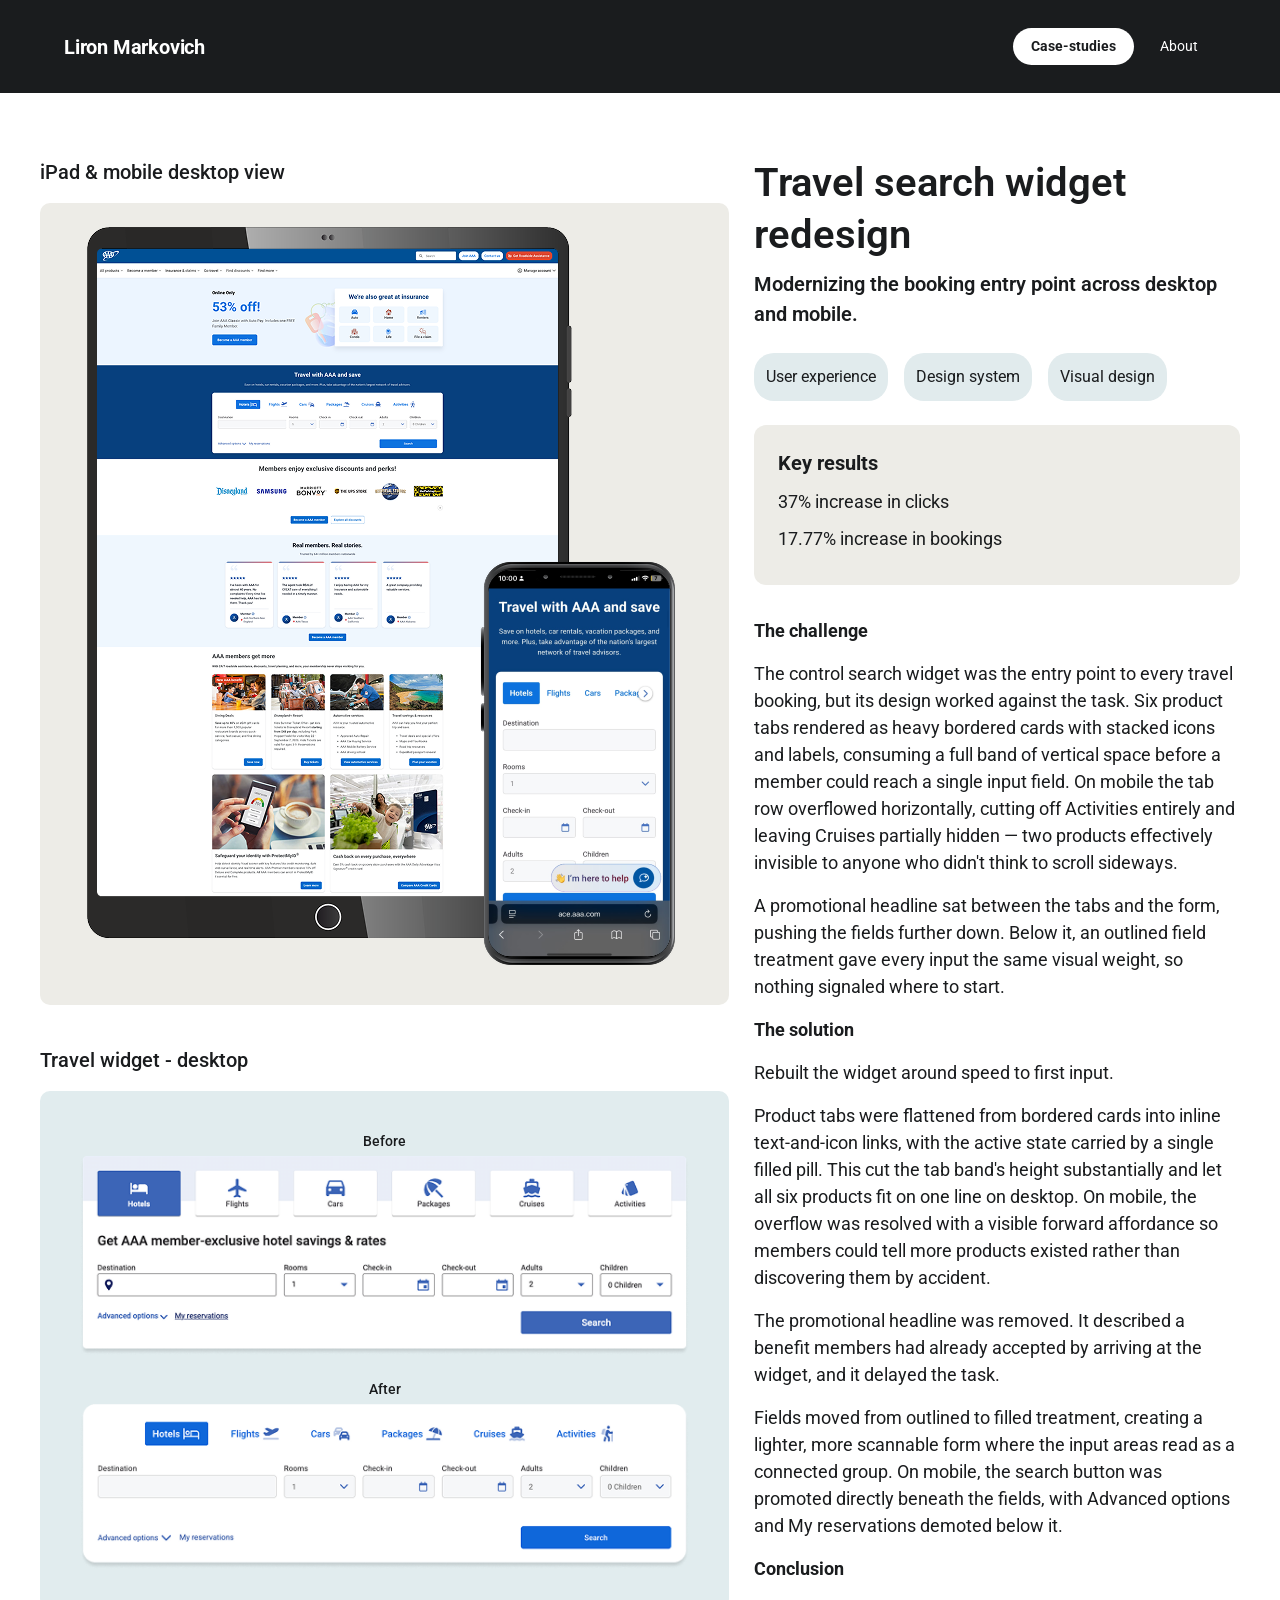
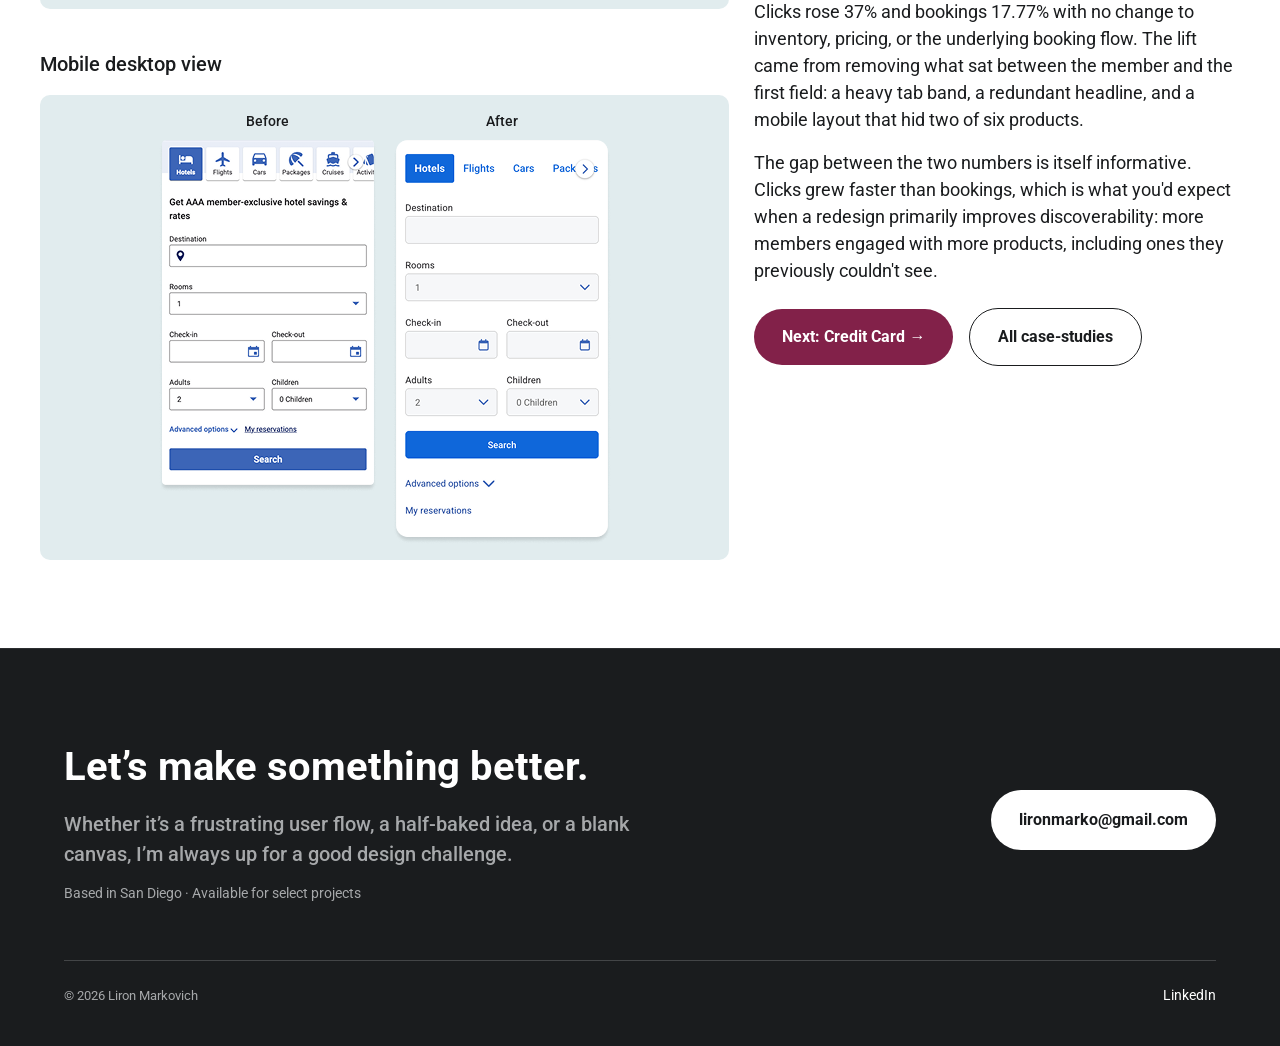
<file: work/travel-widget.html>
<!DOCTYPE html>
<html lang="en">
<head>
<meta charset="UTF-8">
<link rel="icon" type="image/png" href="../images/favicon.png">
<meta name="viewport" content="width=device-width, initial-scale=1.0">
<title>Travel search widget redesign | Liron Markovich</title>
<link rel="preconnect" href="https://fonts.googleapis.com">
<link rel="preconnect" href="https://fonts.gstatic.com" crossorigin>
<link href="https://fonts.googleapis.com/css2?family=Roboto:ital,wght@0,100..900;1,100..900&display=swap" rel="stylesheet">
<link rel="stylesheet" href="../css/style.css">

<template id="__bundler_thumbnail" data-bg-color="#ffffff">
  <svg xmlns="http://www.w3.org/2000/svg" viewBox="0 0 400 400" width="400" height="400">
    <rect width="400" height="400" fill="#1A1C1E"/>
    <text x="200" y="228" text-anchor="middle" font-family="Roboto, Helvetica, Arial, sans-serif" font-size="132" font-weight="700" fill="#ffffff">LM</text>
  </svg>
</template>
</head>
<body data-depth="../">
<script src="../js/guard.js"></script>
  <header class="site-header">
    <a class="logo" href="../index.html">Liron Markovich</a>
    <nav class="nav">
      <a class="nav-link active" href="../index.html">Case-studies</a>
      <a class="nav-link" href="../about.html">About</a>
    </nav>
    <button class="menu-toggle" aria-label="Open menu" aria-expanded="false">
      <svg class="icon-open" width="24" height="24" viewBox="0 0 24 24" aria-hidden="true" focusable="false">
        <path d="M2 5h20M2 12h20M2 19h20" stroke="currentColor" stroke-width="2.5" stroke-linecap="square"/>
      </svg>
    </button>
  </header>
  <div class="mobile-menu">
    <div class="site-header">
      <a class="logo" href="../index.html">Liron Markovich</a>
      <button class="menu-close" aria-label="Close menu">
        <svg width="24" height="24" viewBox="0 0 24 24" aria-hidden="true" focusable="false">
          <path d="M4 4l16 16M20 4L4 20" stroke="currentColor" stroke-width="2.5" stroke-linecap="square"/>
        </svg>
      </button>
    </div>
    <div class="mobile-menu-links">
      <button class="menu-group-toggle" aria-expanded="true" aria-controls="mm-cases">
        <span>Case-studies</span>
        <svg class="chev" width="20" height="20" viewBox="0 0 24 24" aria-hidden="true" focusable="false">
          <path d="M6 9l6 6 6-6" stroke="currentColor" stroke-width="2" fill="none" stroke-linecap="square"/>
        </svg>
      </button>
      <div class="menu-sublinks" id="mm-cases">
        <div class="menu-sublinks-inner">
        <a class="active" href="../work/travel-widget.html">Travel search widget redesign</a>
        <a class="" href="../work/credit-card.html">Credit card dual page experience redesign</a>
        <a class="" href="../work/account-recovery.html">Account recovery experience</a>
        <a class="" href="../work/login-experience.html">My account login experience redesign</a>
        <a class="" href="../work/car-buying.html">Car buying service redesign</a>
        <a class="" href="../work/zip-modal.html">ZIP code modal redesign</a>
        </div>
      </div>
      <a class="" href="../about.html">About</a>
    </div>
  </div>
  <main class="container">
    <div class="case-grid">
      <div class="case-media">
        <div class="img-group">
          <div class="img-caption">iPad &amp; mobile desktop view</div>
          <div class="thumb bg-travel">
            <img src="../images/travel-device-group.png" alt="iPad and mobile desktop view">
          </div>
        </div>

        <div class="img-group">
          <div class="img-caption">Travel widget - desktop</div>
          <div class="compare-stack bg-travel">
            <span class="stack-label">Before</span>
            <div style="cursor:zoom-in;">
              <img src="../images/travel-desktop-before.png" alt="Travel widget desktop - before">
            </div>
            <span class="stack-label">After</span>
            <div style="cursor:zoom-in;">
              <img src="../images/travel-desktop-after.png" alt="Travel widget desktop - after">
            </div>
          </div>
        </div>

        <div class="img-group">
          <div class="img-caption">Mobile desktop view</div>
          <div class="compare-side bg-travel">
            <div class="compare-side-item">
              <span class="stack-label center">Before</span>
              <div style="cursor:zoom-in;">
                <img src="../images/travel-mobile-old.png" alt="Mobile desktop view - before">
              </div>
            </div>
            <div class="compare-side-item">
              <span class="stack-label center">After</span>
              <div style="cursor:zoom-in;">
                <img src="../images/travel-mobile-new.png" alt="Mobile desktop view - after">
              </div>
            </div>
          </div>
        </div>
      </div>
      <div class="case-content">
        <h1>Travel search widget redesign</h1>
      <p class="subtitle">Modernizing the booking entry point across desktop and mobile.</p>
    <div class="pills">
      <span class="pill" style="background:#e1ebed;">User experience</span>
      <span class="pill" style="background:#e1ebed;">Design system</span>
      <span class="pill" style="background:#e1ebed;">Visual design</span>
    </div>
        
        <div class="key-results">
      <h3>Key results</h3>
      <p>37% increase in clicks</p>
      <p>17.77% increase in bookings</p>
    </div>
<section>
      <h2>The challenge</h2>
      <p>The control search widget was the entry point to every travel booking, but its design worked against the task. Six product tabs rendered as heavy bordered cards with stacked icons and labels, consuming a full band of vertical space before a member could reach a single input field. On mobile the tab row overflowed horizontally, cutting off Activities entirely and leaving Cruises partially hidden &mdash; two products effectively invisible to anyone who didn't think to scroll sideways.</p>
      <p>A promotional headline sat between the tabs and the form, pushing the fields further down. Below it, an outlined field treatment gave every input the same visual weight, so nothing signaled where to start.</p>
    </section>
    <section>
      <h2>The solution</h2>
      <p>Rebuilt the widget around speed to first input.</p>
      <p>Product tabs were flattened from bordered cards into inline text-and-icon links, with the active state carried by a single filled pill. This cut the tab band's height substantially and let all six products fit on one line on desktop. On mobile, the overflow was resolved with a visible forward affordance so members could tell more products existed rather than discovering them by accident.</p>
      <p>The promotional headline was removed. It described a benefit members had already accepted by arriving at the widget, and it delayed the task.</p>
      <p>Fields moved from outlined to filled treatment, creating a lighter, more scannable form where the input areas read as a connected group. On mobile, the search button was promoted directly beneath the fields, with Advanced options and My reservations demoted below it.</p>
    </section>
    <section>
      <h2>Conclusion</h2>
      <p>Clicks rose 37% and bookings 17.77% with no change to inventory, pricing, or the underlying booking flow. The lift came from removing what sat between the member and the first field: a heavy tab band, a redundant headline, and a mobile layout that hid two of six products.</p>
      <p>The gap between the two numbers is itself informative. Clicks grew faster than bookings, which is what you'd expect when a redesign primarily improves discoverability: more members engaged with more products, including ones they previously couldn't see.</p>
    </section>
    
    
    <div class="case-more">
      <a class="btn btn-primary" href="credit-card.html">Next: Credit Card &rarr;</a>
      <a class="btn btn-secondary" href="../index.html">All case-studies</a>
    </div>
      </div>
    </div>
  </main>
  <footer class="site-footer">
    <div class="footer-cta">
      <div>
        <h2>Let’s make something better.</h2>
        <p>Whether it’s a frustrating user flow, a half-baked idea, or a blank canvas, I’m always up for a good design challenge.</p>
        <p class="footer-meta">Based in San Diego · Available for select projects</p>
      </div>
      <a class="footer-email" href="mailto:lironmarko@gmail.com">lironmarko@gmail.com</a>
    </div>
    <div class="footer-bottom">
      <span class="copyright">&copy; 2026 Liron Markovich</span>
      <div class="footer-links">
        <a href="https://www.linkedin.com/in/lironmarkovich/" target="_blank" rel="noopener">LinkedIn</a>
      </div>
    </div>
  </footer>
  
<script src="../js/main.js"></script>

</body>
</html>
</file>
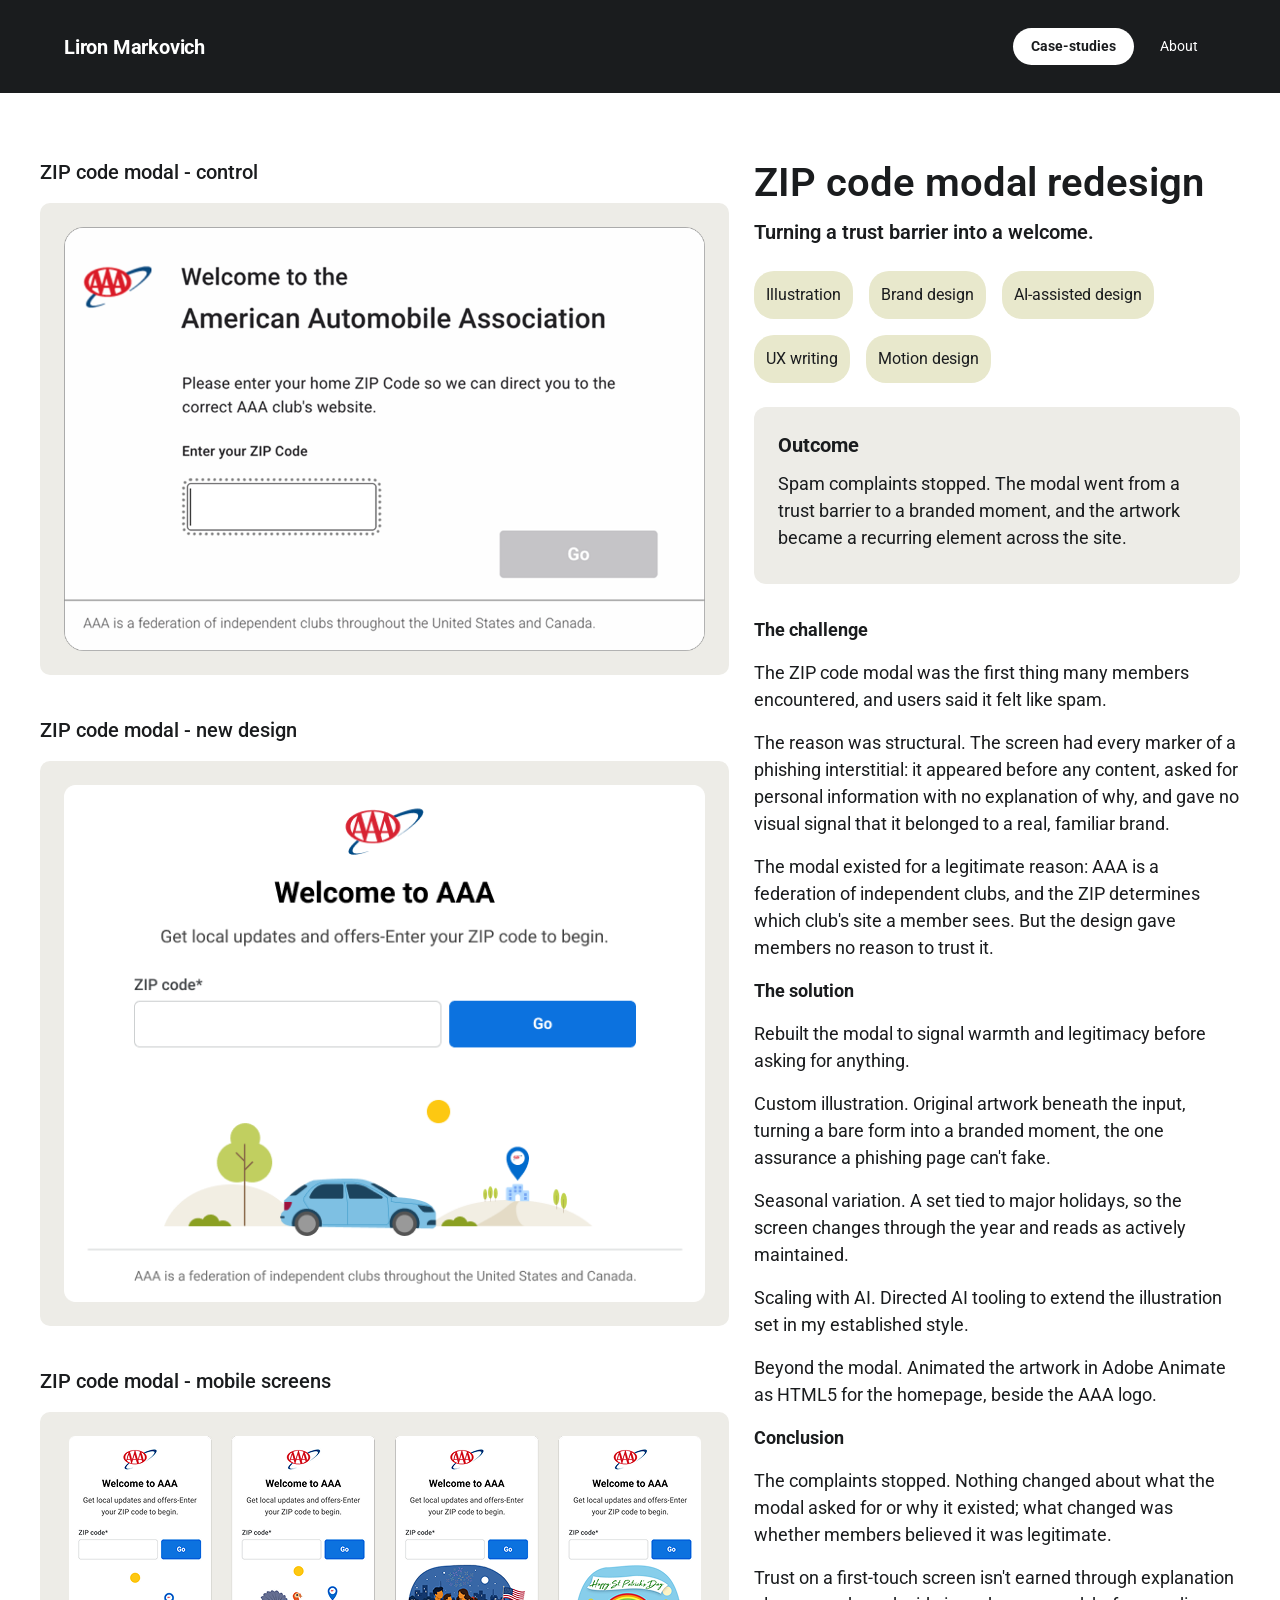
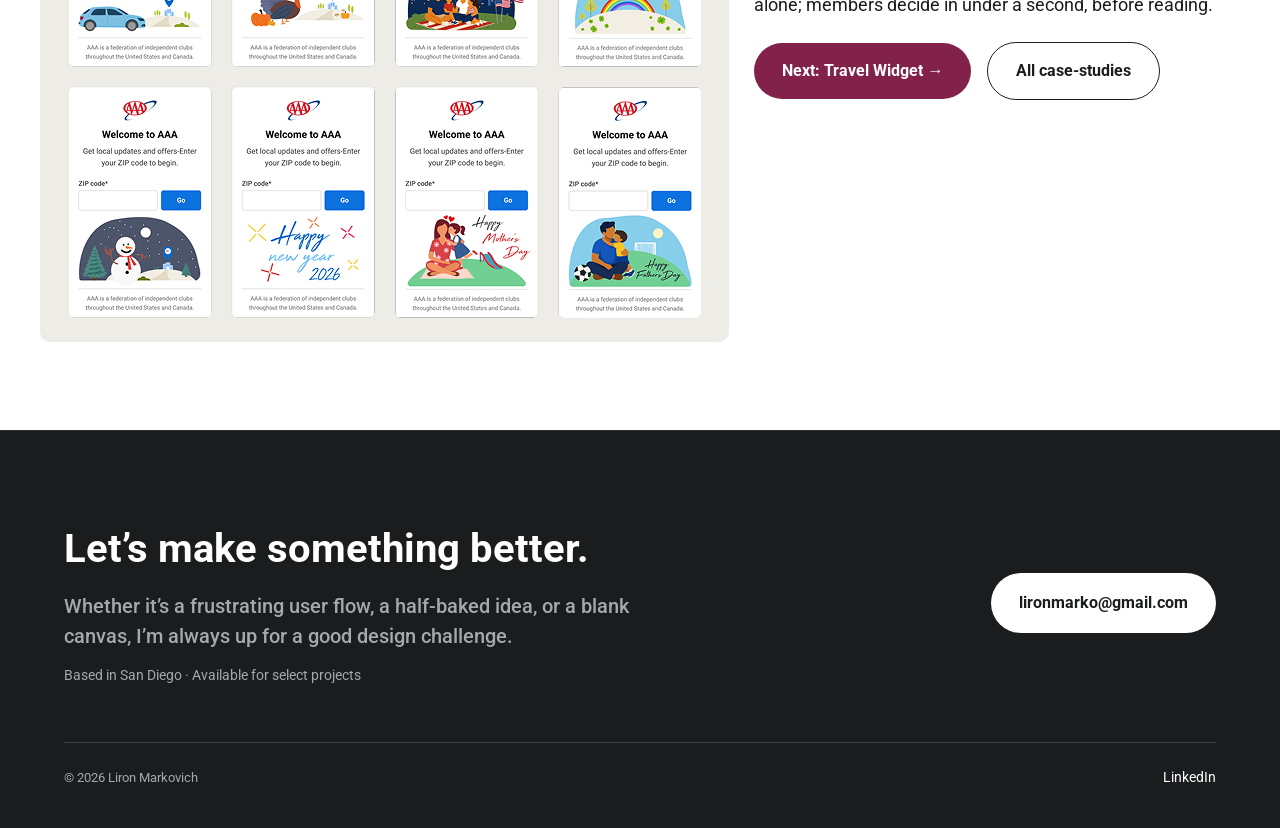
<file: work/zip-modal.html>
<!DOCTYPE html>
<html lang="en">
<head>
<meta charset="UTF-8">
<link rel="icon" type="image/png" href="../images/favicon.png">
<meta name="viewport" content="width=device-width, initial-scale=1.0">
<title>ZIP code modal redesign | Liron Markovich</title>
<link rel="preconnect" href="https://fonts.googleapis.com">
<link rel="preconnect" href="https://fonts.gstatic.com" crossorigin>
<link href="https://fonts.googleapis.com/css2?family=Roboto:ital,wght@0,100..900;1,100..900&display=swap" rel="stylesheet">
<link rel="stylesheet" href="../css/style.css">

<template id="__bundler_thumbnail" data-bg-color="#ffffff">
  <svg xmlns="http://www.w3.org/2000/svg" viewBox="0 0 400 400" width="400" height="400">
    <rect width="400" height="400" fill="#1A1C1E"/>
    <text x="200" y="228" text-anchor="middle" font-family="Roboto, Helvetica, Arial, sans-serif" font-size="132" font-weight="700" fill="#ffffff">LM</text>
  </svg>
</template>
</head>
<body data-depth="../">
<script src="../js/guard.js"></script>
  <header class="site-header">
    <a class="logo" href="../index.html">Liron Markovich</a>
    <nav class="nav">
      <a class="nav-link active" href="../index.html">Case-studies</a>
      <a class="nav-link" href="../about.html">About</a>
    </nav>
    <button class="menu-toggle" aria-label="Open menu" aria-expanded="false">
      <svg class="icon-open" width="24" height="24" viewBox="0 0 24 24" aria-hidden="true" focusable="false">
        <path d="M2 5h20M2 12h20M2 19h20" stroke="currentColor" stroke-width="2.5" stroke-linecap="square"/>
      </svg>
    </button>
  </header>
  <div class="mobile-menu">
    <div class="site-header">
      <a class="logo" href="../index.html">Liron Markovich</a>
      <button class="menu-close" aria-label="Close menu">
        <svg width="24" height="24" viewBox="0 0 24 24" aria-hidden="true" focusable="false">
          <path d="M4 4l16 16M20 4L4 20" stroke="currentColor" stroke-width="2.5" stroke-linecap="square"/>
        </svg>
      </button>
    </div>
    <div class="mobile-menu-links">
      <button class="menu-group-toggle" aria-expanded="true" aria-controls="mm-cases">
        <span>Case-studies</span>
        <svg class="chev" width="20" height="20" viewBox="0 0 24 24" aria-hidden="true" focusable="false">
          <path d="M6 9l6 6 6-6" stroke="currentColor" stroke-width="2" fill="none" stroke-linecap="square"/>
        </svg>
      </button>
      <div class="menu-sublinks" id="mm-cases">
        <div class="menu-sublinks-inner">
        <a class="" href="../work/travel-widget.html">Travel search widget redesign</a>
        <a class="" href="../work/credit-card.html">Credit card dual page experience redesign</a>
        <a class="" href="../work/account-recovery.html">Account recovery experience</a>
        <a class="" href="../work/login-experience.html">My account login experience redesign</a>
        <a class="" href="../work/car-buying.html">Car buying service redesign</a>
        <a class="active" href="../work/zip-modal.html">ZIP code modal redesign</a>
        </div>
      </div>
      <a class="" href="../about.html">About</a>
    </div>
  </div>
  <main class="container">
    <div class="case-grid">
      <div class="case-media">
      <div class="img-group">
      <div class="img-caption">ZIP code modal - control</div>
      <div class="thumb bg-zip">
        <img src="../images/zip-original.png" alt="ZIP code modal - control">
      </div>
    </div>
      <div class="img-group">
      <div class="img-caption">ZIP code modal - new design</div>
      <div class="thumb bg-zip">
        <img src="../images/zip-redesign-generic.png" alt="ZIP code modal - new design" class="img-native-659" width="659" height="532">
      </div>
    </div>
      <div class="img-group">
      <div class="img-caption">ZIP code modal - mobile screens</div>
      <div class="thumb bg-zip">
        <img src="../images/zip-new-design.png" alt="ZIP code modal - mobile screens">
      </div>
    </div>
      </div>
      <div class="case-content">
        <h1>ZIP code modal redesign</h1>
      <p class="subtitle">Turning a trust barrier into a welcome.</p>
    <div class="pills">
      <span class="pill" style="background:#e8e8cc;">Illustration</span>
      <span class="pill" style="background:#e8e8cc;">Brand design</span>
      <span class="pill" style="background:#e8e8cc;">AI-assisted design</span>
      <span class="pill" style="background:#e8e8cc;">UX writing</span>
      <span class="pill" style="background:#e8e8cc;">Motion design</span>
    </div>
        
        <div class="key-results">
      <h3>Outcome</h3>
      <p>Spam complaints stopped. The modal went from a trust barrier to a branded moment, and the artwork became a recurring element across the site.</p>
    </div>
<section>
      <h2>The challenge</h2>
      <p>The ZIP code modal was the first thing many members encountered, and users said it felt like spam.</p>
      <p>The reason was structural. The screen had every marker of a phishing interstitial: it appeared before any content, asked for personal information with no explanation of why, and gave no visual signal that it belonged to a real, familiar brand.</p>
      <p>The modal existed for a legitimate reason: AAA is a federation of independent clubs, and the ZIP determines which club's site a member sees. But the design gave members no reason to trust it.</p>
    </section>
    <section>
      <h2>The solution</h2>
      <p>Rebuilt the modal to signal warmth and legitimacy before asking for anything.</p>
      <p>Custom illustration. Original artwork beneath the input, turning a bare form into a branded moment, the one assurance a phishing page can't fake.</p>
      <p>Seasonal variation. A set tied to major holidays, so the screen changes through the year and reads as actively maintained.</p>
      <p>Scaling with AI. Directed AI tooling to extend the illustration set in my established style.</p>
      <p>Beyond the modal. Animated the artwork in Adobe Animate as HTML5 for the homepage, beside the AAA logo.</p>
    </section>
    <section>
      <h2>Conclusion</h2>
      <p>The complaints stopped. Nothing changed about what the modal asked for or why it existed; what changed was whether members believed it was legitimate.</p>
      <p>Trust on a first-touch screen isn't earned through explanation alone; members decide in under a second, before reading.</p>
    </section>
    
    
    <div class="case-more">
      <a class="btn btn-primary" href="travel-widget.html">Next: Travel Widget &rarr;</a>
      <a class="btn btn-secondary" href="../index.html">All case-studies</a>
    </div>
      </div>
    </div>
  </main>
  <footer class="site-footer">
    <div class="footer-cta">
      <div>
        <h2>Let’s make something better.</h2>
        <p>Whether it’s a frustrating user flow, a half-baked idea, or a blank canvas, I’m always up for a good design challenge.</p>
        <p class="footer-meta">Based in San Diego · Available for select projects</p>
      </div>
      <a class="footer-email" href="mailto:lironmarko@gmail.com">lironmarko@gmail.com</a>
    </div>
    <div class="footer-bottom">
      <span class="copyright">&copy; 2026 Liron Markovich</span>
      <div class="footer-links">
        <a href="https://www.linkedin.com/in/lironmarkovich/" target="_blank" rel="noopener">LinkedIn</a>
      </div>
    </div>
  </footer>
  
<script src="../js/main.js"></script>

</body>
</html>
</file>
<file: css/style.css>
/* ===== Design tokens ===== */
:root {
  --ink: #1A1C1E;
  --accent: #822149;
  --accent-hover: #641830;
  --accent-pressed: #50122c;
  --cream: #F5F3E7;
  --line: #D5D5D5;
  --field-bg: #FAFAF7;
  --placeholder: #737373;
  --disabled-text: #5F5F5F;
  --disabled-bg: #D9D9D9;
  --success: #247C46;
  --success-bg: #EDF7EF;
  --error: #BF2626;
  --error-bg: #FCF2F2;
  --img-bg: #E7E9EA;
  --sub-grey: #6C7371;
  --muted-on-dark: #A6A8AA;

  --radius-pill: 999px;
  --radius-card: 12px;
  --radius-field: 8px;

  --content-max: 1264px;
  --nav-max: 1728px;

  /* Helvetica/Arial sit ahead of the system UI fonts: if Roboto never loads
     (a self-contained build has no CDN), the fallback still reads as a
     neutral grotesque rather than jumping to a different-looking UI face. */
  font-family: 'Roboto', 'Helvetica Neue', Helvetica, Arial, -apple-system, BlinkMacSystemFont, "Segoe UI", sans-serif;
}

* { box-sizing: border-box; }
.visually-hidden {
  position: absolute; width: 1px; height: 1px;
  padding: 0; margin: -1px; overflow: hidden;
  clip: rect(0,0,0,0); white-space: nowrap; border: 0;
}
html { scroll-behavior: smooth; }
body {
  margin: 0;
  line-height: 1.5;
  color: var(--ink);
  background: #fff;
  -webkit-font-smoothing: antialiased;
}
img { max-width: 100%; display: block; }
a { color: inherit; text-decoration: none; }
button { font-family: inherit; cursor: pointer; border: none; background: none; }


@media (prefers-reduced-motion: reduce) {
  *, *::before, *::after {
    animation-duration: 0.001ms !important;
    transition-duration: 0.001ms !important;
  }
}

/* ===== Focus ===== */
a:focus-visible,
button:focus-visible,
input:focus-visible,
textarea:focus-visible {
  outline: 3px solid var(--accent);
  outline-offset: 2px;
}
/* Lightbox triggers are plain divs (tabindex + role=button, added by JS),
   so they aren't covered by the rule above and were showing the browser's
   raw default outline on click, which never cleared. :focus-visible here
   only shows the ring for real keyboard navigation, not mouse clicks. */
[data-gallery] { outline: none; }
[data-gallery]:focus-visible {
  outline: 3px solid var(--accent);
  outline-offset: 2px;
}
.nav a:focus-visible,
.nav-link:focus-visible {
  outline: 3px solid var(--accent);
  outline-offset: 2px;
}

/* ===== Header / Nav ===== */
.site-header {
  background: var(--ink);
  padding: 28px 64px;
  display: flex;
  align-items: center;
  justify-content: space-between;
}
.logo {
  color: #fff;
  font-weight: 700;
  font-size: 20px;
  letter-spacing: -0.01em;
}
.nav {
  display: flex;
  gap: 8px;
}
.nav-link {
  color: #fff;
  font-size: 14px;
  padding: 8px 18px;
  border-radius: var(--radius-pill);
  transition: background 0.15s ease;
}
.nav-link:hover { background: rgba(255,255,255,0.1); }
.nav-link.active {
  background: #fff;
  color: var(--ink);
  font-weight: 700;
}
.nav-link.active:hover { background: #fff; }

.menu-toggle {
  display: none;
  color: #fff;
  line-height: 1.5;
  padding: 8px;
  /* 40px square once padding is counted, so 50% is a true circle — keeps the
     pressed wash from rendering as a hard-cornered block. */
  border-radius: 50%;
}
/* The close X lives inside .mobile-menu, not on .menu-toggle. The overlay is
   position:fixed with z-index 100, so it covers the page header entirely —
   any icon left on the toggle would be painted over and never seen. */
.menu-close {
  color: #fff;
  line-height: 1.5;
  padding: 8px;
  margin-right: -8px;
  border-radius: 50%;
}
.menu-toggle svg,
.menu-close svg { display: block; fill: none; }

/* mobile nav overlay */
/* Stays display:flex at all times — `display` can't be transitioned, so the
   hidden state is carried by opacity + visibility instead. visibility (not
   just opacity:0) is what keeps the links out of the tab order and stops the
   invisible panel swallowing taps on the page behind it. */
.mobile-menu {
  display: flex;
  position: fixed;
  inset: 0;
  height: 100dvh;
  max-height: 100dvh;
  background: var(--ink);
  z-index: 100;
  flex-direction: column;
  padding: 20px;
  padding-bottom: max(20px, env(safe-area-inset-bottom));
  /* Expanded, the list is nine items — taller than a short phone viewport. */
  overflow-y: auto;
  -webkit-overflow-scrolling: touch;
  opacity: 0;
  visibility: hidden;
  /* Closing is a correction, so it's quicker than opening and the delay on
     visibility is what holds the panel around long enough to fade out. */
  transition: opacity 120ms ease-in, visibility 0s linear 120ms;
}
.mobile-menu.open {
  opacity: 1;
  visibility: visible;
  transition: opacity 180ms ease-out, visibility 0s linear 0s;
}
/* Top-level items arrive just behind the panel with a small rise. Targets
   direct children only — the case-study sublinks live one level down and
   must not animate individually, or they'd fade in while still collapsed.
   The logo and the close X deliberately aren't in here — the way out
   shouldn't be the last thing to appear. */
.mobile-menu-links > * {
  opacity: 0;
  transform: translateY(8px);
  transition: opacity 160ms ease-out, transform 160ms ease-out, background 120ms ease;
}
.mobile-menu.open .mobile-menu-links > * {
  opacity: 1;
  transform: translateY(0);
}
.mobile-menu.open .mobile-menu-links > *:nth-child(1) { transition-delay: 60ms; }
.mobile-menu.open .mobile-menu-links > *:nth-child(2) { transition-delay: 110ms; }
.mobile-menu.open .mobile-menu-links > *:nth-child(3) { transition-delay: 160ms; }
.mobile-menu .site-header { padding: 0 0 16px 0; }
/* The global reduced-motion rule only zeroes transition-duration, not
   transition-delay, so the panel would still linger for 120ms on close and
   the links would still be staggered. Zero both explicitly here. */
@media (prefers-reduced-motion: reduce) {
  .mobile-menu,
  .mobile-menu.open,
  .mobile-menu-links > *,
  .mobile-menu.open .mobile-menu-links > * { transition-delay: 0s !important; }
  .mobile-menu-links > * { opacity: 1; transform: none; }
  .menu-sublinks { transition: none !important; }
}
/* Stops the page behind the overlay scrolling under it. iOS Safari ignores
   overflow:hidden on body for touch, so pin it — main.js restores scrollY. */
body.menu-open {
  overflow: hidden;
  position: fixed;
  width: 100%;
  touch-action: none;
}
.mobile-menu-links {
  display: flex;
  flex-direction: column;
  gap: 4px;
  padding-top: 16px;
}
.mobile-menu-links a {
  color: #fff;
  font-size: 18px;
  padding: 16px;
  border-radius: 10px;
}
.mobile-menu-links a.active {
  background: #fff;
  color: var(--ink);
  font-weight: 700;
}

/* Expandable "Case-studies" group. It's a <button>, not a link, because it
   toggles rather than navigates — the index page is reachable via the logo
   in the overlay header. */
.menu-group-toggle {
  display: flex;
  align-items: center;
  justify-content: space-between;
  width: 100%;
  min-height: 48px;
  color: #fff;
  font-size: 18px;
  padding: 0 16px;
  border-radius: 10px;
  text-align: left;
}
.menu-group-toggle .chev {
  flex-shrink: 0;
  transition: transform 200ms ease;
}
.menu-group-toggle[aria-expanded="true"] .chev { transform: rotate(180deg); }
/* Expanded reads as the selected section, so it takes the same white pill as
   an active link. The chevron uses stroke="currentColor", so it flips to ink
   along with the label. */
.menu-group-toggle[aria-expanded="true"] {
  background: #fff;
  color: var(--ink);
  font-weight: 700;
}

/* 0fr -> 1fr animates to the content's natural height, so there's no
   max-height guess to outgrow when a seventh case study gets added. */
.menu-sublinks {
  display: grid;
  grid-template-rows: 0fr;
  transition: grid-template-rows 220ms ease;
}
.menu-group-toggle[aria-expanded="true"] + .menu-sublinks { grid-template-rows: 1fr; }
.menu-sublinks-inner {
  overflow: hidden;
  display: flex;
  flex-direction: column;
  gap: 16px;
  padding: 8px 0;
}
.menu-sublinks-inner a {
  position: relative;
  display: flex;
  align-items: center;
  min-height: 48px;
  padding: 0 16px 0 28px;
  font-size: 16px;
  color: #fff;
}
/* Divider is a pseudo-element parked in the middle of the 16px gap rather
   than a border on the row. A border would sit hard against the row's top
   edge, putting all the new space on one side of the line. Suppressed
   around the active pill — a hairline running into the white fill reads as
   a rendering artefact. */
.menu-sublinks-inner a + a::before {
  content: "";
  position: absolute;
  left: 0;
  right: 0;
  top: -8px;
  height: 1px;
  background: rgba(255,255,255,0.15);
}
.menu-sublinks-inner a.active::before,
.menu-sublinks-inner a.active + a::before { display: none; }
.menu-sublinks-inner a.active {
  background: #fff;
  color: var(--ink);
  font-weight: 700;
}

@media (max-width: 860px) {
  .site-header { padding: 20px; }
  .nav { display: none; }
  .menu-toggle { display: block; }
}

/* ===== Buttons ===== */
.btn {
  display: inline-flex;
  align-items: center;
  justify-content: center;
  gap: 8px;
  padding: 16px 28px;
  border-radius: var(--radius-pill);
  font-weight: 700;
  font-size: 16px;
  transition: background 0.15s ease, transform 0.05s ease;
}
.btn-primary { background: var(--accent); color: #fff; }
.btn-primary:hover { background: var(--accent-hover); }
.btn-primary:active { background: var(--accent-pressed); }
.btn-primary:disabled {
  background: var(--disabled-bg);
  color: var(--disabled-text);
  cursor: not-allowed;
}
.btn-secondary {
  background: transparent;
  color: var(--ink);
  border: 1.5px solid var(--ink);
}
.btn-secondary:hover { background: rgba(24,43,36,0.05); }
.btn-block { width: 100%; }

/* ===== Skill pills ===== */
.pills { display: flex; flex-wrap: wrap; gap: 16px; margin-bottom: 24px; }
.pill {
  padding: 12px;
  border-radius: 20px;
  font-size: 16px;
  line-height: 1.5;
  color: var(--ink);
  background: var(--cream);
}

/* ===== Sections / containers ===== */
.container {
  max-width: var(--content-max);
  margin: 0 auto;
  padding: 0 32px;
}
@media (max-width: 860px) { .container { padding: 0 20px; } }

/* ===== Case study page ===== */
.case-hero { padding: 64px 0 32px; }

.case-grid {
  display: grid;
  grid-template-columns: 727px 512px;
  gap: 25px;
  padding: 64px 0 88px;
  align-items: start;
  justify-content: center;
}
/* The 727/512 tracks are the real Figma widths and total 1264px — exactly the
   container's max-width, so above 1328px viewport the centred grid spans the
   full container and the 32px padding is absorbed. Below that the fixed tracks
   are wider than the content box and the page scrolls sideways, so switch to
   the same ratio in fr, which shrinks instead of overflowing. */
@media (max-width: 1327px) and (min-width: 901px) {
  .case-grid { grid-template-columns: minmax(0, 727fr) minmax(0, 512fr); }
}

.case-media { display: flex; flex-direction: column; gap: 40px; }
.case-content h1 { font-size: 40px; font-weight: 600; line-height: 1.3; margin: 0 0 8px; }
.case-content .subtitle { font-size: 20px; font-weight: 600; line-height: 1.5; color: var(--ink); margin: 0 0 24px; }

.case-body { padding-bottom: 80px; }
.case-body section,
.case-content section { margin-bottom: 16px; }
.case-content section:first-of-type { margin-top: 0; }
.case-body h2,
.case-content h2 { font-size: 18px; font-weight: 700; line-height: 1.5; margin: 0 0 16px; }
.case-body p,
.case-content p { font-size: 18px; line-height: 1.5; color: var(--ink); margin: 0 0 16px; }

/* ===== Mobile overrides (verified from the real mobile Figma frames,
   not scaled down from desktop — sizes, weights, and even pill shape
   genuinely differ at this breakpoint) ===== */

.key-results {
  background: #EDECE7;
  border-radius: 12px;
  padding: 23px 24px;
  max-width: 100%;
  margin-bottom: 32px;
}
/* "More case-studies" CTA. Lives inside .case-content so on desktop it sits
   in the text column and picks up its left edge automatically — no offset
   maths against the media column. 24px clear of the last paragraph; the
   page-bottom breathing room stays on .case-grid's padding. */
.case-more { padding-top: 24px; }
/* Desktop only. On desktop the button follows the last section inside the
   text column, so the trailing margin is zeroed to make the 24px exact.
   On mobile the images sit between the text and the button (order 4 vs 5),
   so zeroing here would collapse the gap before the first "Before" caption
   instead — the mobile block re-establishes it explicitly. */
@media (min-width: 901px) {
  .case-content section:last-of-type { margin-bottom: 0; }
  .case-content section:last-of-type > p:last-child { margin-bottom: 0; }
}
@media (max-width: 900px) {
  /* order 5 keeps it last, after the written sections (order 4). */
  .case-more { order: 5; padding-top: 24px; }
}

.key-results h3 { margin: 0 0 10px; font-size: 20px; font-weight: 700; line-height: 1.5; }
.key-results p { margin: 0 0 10px; font-size: 18px; font-weight: 400; line-height: 1.5; }
.key-results strong { font-weight: 500; }

/* image gallery / lightbox trigger */
.img-group { margin-bottom: 0; max-width: 100%; }
.img-caption { font-size: 20px; font-weight: 500; line-height: 1.5; color: var(--ink); margin-bottom: 16px; }

/* Desktop comparison: stacked Before/After, matching the real Figma layout
   pixel-for-pixel (that file's card is also 727px wide, so no scaling needed). */
.compare-stack {
  border-radius: 10px;
  overflow: hidden;
  padding: 20px 40px 24px;
}
.compare-stack img { display: block; width: 100%; }
.stack-label {
  display: block;
  font-size: 14px;
  font-weight: 500;
  color: var(--ink);
}
.compare-stack .stack-label { margin-bottom: 4px; text-align: center; }
.compare-stack .stack-label:not(:first-child) { margin-top: 24px; }

/* Mobile comparison: two narrow columns side by side inside one shared box,
   label sits above each image, not below. */
.compare-side {
  border-radius: 10px;
  overflow: hidden;
  padding: 16px 0 16px;
  display: flex;
  justify-content: center;
  gap: 16px;
}
.compare-side-item { width: 212px; }
.compare-side-item img { display: block; width: 100%; }
.stack-label.center { text-align: center; margin-bottom: 8px; }

@media (max-width: 500px) {
  .compare-side { flex-direction: column; align-items: center; gap: 16px; }
  .compare-side-item { width: 80%; max-width: 260px; }
}
.thumb {
  position: relative;
  cursor: zoom-in;
  border-radius: 10px;
  overflow: hidden;
  background: #ffffff;
  aspect-ratio: 727 / 515;
  display: flex;
  align-items: center;
  justify-content: center;
  padding: 16px;
}
.thumb img { max-width: 100%; max-height: 100%; width: auto; height: auto; object-fit: contain; border-radius: 6px; }

/* Real per-project card backgrounds, verified against the homepage in Figma.
   Login and ZIP genuinely have no background there — plain white. */
.bg-travel { background: #e1ecee; }
.bg-credit-card { background: #dfe4ec; }
.bg-account-recovery { background: #ececcc; }
.bg-login { background: #dfe4ec; }
.bg-car-buying { background: #e1ecee; }
.bg-zip { background: #ececcc; }

/* Homepage cards span the full content width, so the 727:515 ratio above
   (measured for the narrower case-study media column) would blow the box
   out to ~895px tall here. Let it hug the image + padding instead. */
.card .thumb { aspect-ratio: auto; height: auto; min-height: 200px; }
.card .thumb img { max-height: 460px; }
.thumb .placeholder-label {
  position: absolute; inset: 0;
  display: flex; align-items: center; justify-content: center;
  color: #9aa; font-size: 13px;
}
.thumb-badge {
  position: absolute;
  bottom: 10px; right: 10px;
  background: rgba(24,43,36,0.75);
  color: #fff;
  font-size: 12px;
  font-weight: 600;
  padding: 5px 10px;
  border-radius: var(--radius-pill);
}

/* ===== Lightbox ===== */
.lightbox {
  position: fixed; inset: 0;
  background: rgba(0,0,0,0.88);
  display: flex;
  align-items: center;
  justify-content: center;
  z-index: 200;
  flex-direction: column;
  padding: 24px;
  opacity: 0;
  visibility: hidden;
  transition: opacity 0.2s ease, visibility 0s linear 0.2s;
}
.lightbox.open {
  opacity: 1;
  visibility: visible;
  transition: opacity 0.2s ease, visibility 0s linear 0s;
}
.lightbox-body { transform: scale(0.985); transition: transform 0.2s ease; }
.lightbox.open .lightbox-body { transform: scale(1); }
@media (prefers-reduced-motion: reduce) {
  .lightbox { transition: opacity 0.01s linear, visibility 0s linear; }
  .lightbox-body,
  .lightbox.open .lightbox-body { transform: none; transition: none; }
}
.lightbox-close {
  position: absolute;
  bottom: 100%;
  right: 0;
  margin-bottom: 16px;
  color: #fff;
  background: rgba(255, 255, 255, 0.35);
  font-size: 20px;
  width: 44px;
  height: 44px;
  border-radius: 50%;
  display: flex;
  align-items: center;
  justify-content: center;
  z-index: 1;
}
.lightbox-body {
  display: flex; align-items: center; gap: 8px;
  max-width: min(1400px, 100%); width: 100%;
  justify-content: center;
}
.lightbox-arrow {
  color: #fff;
  background: rgba(255, 255, 255, 0.35);
  font-size: 24px;
  width: 48px;
  height: 48px;
  border-radius: 50%;
  display: flex;
  align-items: center;
  justify-content: center;
  flex-shrink: 0;
}
.lightbox-arrow:disabled { visibility: hidden; }
.lightbox-img-wrap {
  position: relative;
  flex: 0 1 auto;
  min-width: 0;
  display: flex;
  align-items: center;
  justify-content: center;
  background: #fff;
  border-radius: 12px;
  padding: 24px;
}
.lightbox-img-wrap img { border-radius: 4px; width: auto; height: auto; max-width: 100%; max-height: calc(100vh - 200px); object-fit: contain; }
.lightbox-meta { text-align: center; margin-top: 20px; color: #fff; }
.lightbox-title { font-weight: 600; font-size: 18px; margin-bottom: 10px; }
.lightbox-dots { display: flex; gap: 8px; justify-content: center; margin-bottom: 8px; }
.lightbox-dots span { width: 7px; height: 7px; border-radius: 50%; background: rgba(255,255,255,0.35); }
.lightbox-dots span.active { background: #fff; }
.lightbox-counter { font-size: 13px; color: rgba(255,255,255,0.6); }

@media (max-width: 700px) {
  .lightbox { padding: 16px; }
  .lightbox-body { flex-direction: column; gap: 16px; }
  .lightbox-arrow { display: none; }
  .lightbox-img-wrap { width: 100%; }
  .lightbox-img-wrap img { max-height: calc(100vh - 240px); }
  .lightbox-meta { padding: 0 20px; }
}

/* ===== Form ===== */
.field { margin-bottom: 20px; }
.field label { display: block; font-size: 13px; color: #555; margin-bottom: 8px; }
.field input, .field textarea {
  width: 100%;
  font-size: 15px;
  font-family: inherit;
  padding: 14px 16px;
  border-radius: var(--radius-field);
  border: 1px solid var(--line);
  background: var(--field-bg);
  color: var(--ink);
}
.field input::placeholder, .field textarea::placeholder { color: var(--placeholder); }
.field input:focus, .field textarea:focus {
  outline: none;
  border-color: var(--ink);
  box-shadow: 0 0 0 3px var(--accent);
}
.field.error input, .field.error textarea { border-color: var(--error); background: var(--error-bg); }
.field-error-text { color: var(--error); font-size: 12px; margin-top: 6px; }
.field input:disabled, .field textarea:disabled { background: #EDEDEB; color: var(--disabled-text); }

.form-status {
  border-radius: 10px;
  padding: 20px;
  max-width: 400px;
  display: none;
}
.form-status.show { display: block; }
.form-status.success { background: var(--success-bg); }
.form-status.success h4 { color: var(--success); margin: 0 0 6px; }
.form-status.error { background: var(--error-bg); }
.form-status.error h4 { color: var(--error); margin: 0 0 6px; }
.form-status p { margin: 0; color: #555; font-size: 14px; }

/* ===== Footer ===== */
.site-footer { background: var(--ink); color: #fff; padding: 88px 64px 40px; border-top: 1px solid rgba(255,255,255,0.08); }
.footer-cta { display: flex; align-items: center; justify-content: space-between; gap: 40px; flex-wrap: wrap; margin-bottom: 56px; }
.footer-cta h2 { font-size: 40px; margin: 0 0 12px; }
.footer-cta p { color: var(--muted-on-dark); margin: 0; font-size: 16px; max-width: 500px; }
.footer-email {
  background: #fff; color: var(--ink);
  padding: 18px 28px; border-radius: var(--radius-pill);
  font-weight: 700; white-space: nowrap;
}
.footer-email:hover { background: #f0f0f0; }
.footer-bottom { border-top: 1px solid rgba(255,255,255,0.18); padding-top: 24px; display: flex; justify-content: space-between; align-items: center; flex-wrap: wrap; gap: 16px; }
.footer-bottom .copyright { font-size: 13px; color: var(--muted-on-dark); }
.footer-links { display: flex; gap: 32px; }
.footer-links a { font-size: 14px; }
.footer-links a:hover { text-decoration: underline; }

@media (max-width: 860px) {
  .site-footer { padding: 56px 20px 32px; }
  .footer-cta { flex-direction: column; align-items: flex-start; }
  .footer-email { width: 100%; text-align: center; }
  .footer-bottom { flex-direction: column; align-items: flex-start; }
}

/* ===== Homepage ===== */
.hero { padding-top: 88px; padding-bottom: 56px; }
.hero h1 { font-size: 48px; line-height: 1.3; max-width: 100%; margin: 0; font-weight: 500; }

@media (max-width: 900px) {
  .hero { padding-top: 32px; padding-bottom: 40px; }
  .hero h1 { font-size: 28px; line-height: 1.3; padding-left: 0; }
}

.card-grid { display: flex; flex-direction: column; gap: 56px; padding-bottom: 88px; }
.card { display: block; }
.card .thumb { margin-bottom: 16px; }
/* wrap + min-width:0 so the details column shrinks between the mobile
   breakpoint and the fixed-column desktop layout, instead of pushing the
   button past the viewport edge (which caused sideways scroll in landscape). */
.card-row { display: flex; align-items: flex-start; justify-content: space-between; gap: 40px; flex-wrap: wrap; }
.card-details { max-width: 746px; min-width: 0; flex: 1 1 320px; }
.card h3 { font-size: 28px; line-height: 1.3; margin: 0 0 6px; }
.card p { font-size: 18px; color: var(--sub-grey); margin: 0; }
/* nowrap only where the longest subtitle (Credit card, 762px) actually
   fits beside the button; below this it wraps instead of spilling over it. */
@media (min-width: 1100px) { .card p { white-space: nowrap; } }
.card .btn { flex-shrink: 0; }

@media (max-width: 700px) {
  .card-row { flex-direction: column; align-items: stretch; gap: 16px; padding: 0 16px; }
  .card .btn { width: 100%; }
}

/* ===== About page ===== */
.about-stack {
  max-width: 834px;
  margin: 0 auto;
  padding: 88px 0;
  display: flex;
  flex-direction: column;
  gap: 40px;
}
.about-photo { border-radius: 12px; overflow: hidden; background: var(--img-bg); aspect-ratio: 834/600; }
.about-photo img { width: 100%; height: 100%; object-fit: cover; }
.about-intro h1 { font-size: 40px; margin: 0 0 16px; }
.about-subtitle { font-weight: 500; font-size: 22px; line-height: 1.5; margin: 0; }
.about-details p { font-size: 18px; line-height: 1.5; color: #333; margin: 0 0 20px; }
.about-details p:last-child { margin-bottom: 0; }
.about-contact h2 { font-size: 40px; margin: 0 0 8px; }
.about-contact .lede { color: var(--sub-grey); margin: 0 0 24px; font-size: 18px; }
.field-row { display: flex; gap: 24px; }
.field-row .field { flex: 1; }
@media (max-width: 700px) {
  .field-row { flex-direction: column; gap: 0; }
}

@media (max-width: 900px) {
  .about-stack { padding: 48px 0; gap: 32px; }
  .about-photo { aspect-ratio: 1/1; }
  .about-intro h1 { font-size: 30px; }
  .about-subtitle { font-size: 18px; }
  .about-details p { font-size: 16px; }
  .about-contact h2 { font-size: 28px; }
  .about-contact .lede { font-size: 16px; }
}

/* ===== Password gate ===== */
.gate-body { background: var(--ink); min-height: 100vh; display: flex; flex-direction: column; }
.gate-main { flex: 1; display: flex; flex-direction: column; align-items: center; justify-content: center; text-align: center; padding: 40px 24px; gap: 28px; }
.gate-lock { width: 48px; height: 48px; }
.gate-main h1 { color: #fff; font-size: 36px; margin: 0 0 12px; max-width: 560px; }
.gate-main .lede { color: var(--muted-on-dark); font-size: 17px; max-width: 440px; margin: 0; }
.gate-form { display: flex; gap: 12px; align-items: stretch; }
.gate-input-wrap { position: relative; width: 280px; }
.gate-form input {
  width: 100%; font-size: 15px; font-family: inherit;
  padding: 14px 44px 14px 16px; border-radius: var(--radius-field);
  border: 1px solid var(--line); background: var(--field-bg); color: var(--ink);
  transition: font-size 0.15s ease, letter-spacing 0.15s ease;
}
.gate-form input::placeholder { color: var(--placeholder); }
/* Masked password characters render as circular dots at a size tied to
   font-size. Doubling it once there's a value makes those dots read as
   twice as large while typing, without affecting the placeholder text. */
.gate-form input:not(:placeholder-shown)[type="password"] {
  font-size: 30px;
  letter-spacing: 2px;
}
.gate-eye {
  position: absolute;
  top: 50%; right: 14px; transform: translateY(-50%);
  color: var(--placeholder);
  display: flex; align-items: center; justify-content: center;
  padding: 4px;
}
.gate-eye:hover { color: var(--ink); }
.gate-error { color: #ffb4b4; font-size: 14px; display: none; }
.gate-error.show { display: block; }
.gate-fallback { color: #fff; font-size: 14px; text-decoration: underline; margin-top: -8px; }

@media (max-width: 560px) {
  .gate-form { flex-direction: column; width: 100%; max-width: 320px; }
  .gate-input-wrap { width: 100%; }
}

/* ===== Scroll reveal ===== */
.reveal {
  opacity: 0;
  transform: translateY(8px);
  transition: opacity 0.5s ease, transform 0.5s ease;
}
.reveal-visible {
  opacity: 1;
  transform: none;
}
@media (prefers-reduced-motion: reduce) {
  .reveal { transition: none; }
}

/* ===== Mobile overrides (<=900px) =====
   MUST stay at the end of the file. These are all single-class selectors,
   so they tie on specificity with the base rules above and only win on
   source order. When this block sat higher up, every base rule declared
   after it silently overrode it (img-group margin, img-caption margin,
   compare-stack padding, key-results padding, card-grid gap all reverted). */
@media (max-width: 900px) {
  /* gap MUST stay 0 here. Every child below is a direct grid item (see
     display:contents), so any row-gap gets added on top of each element's
     own margin-bottom — that's what was doubling the spacing. Spacing at
     this breakpoint is owned entirely by the elements' margins. */
  .case-grid { grid-template-columns: 1fr; gap: 0; padding: 32px 0 56px; }
  /* Promote case-media's and case-content's own children to be direct grid
     items (display:contents keeps the DOM the same, no HTML edits needed),
     so images can be interleaved with title/results/body via order instead
     of moving as two whole blocks. */
  .case-media, .case-content { display: contents; }
  .case-content h1,
  .case-content .subtitle,
  .case-content .pills { order: 1; }
  .key-results { order: 2; }
  /* Images sit directly under the Key results box, ahead of the written
     sections. The label belongs to the image below it, so the gap between
     one Before/After block and the next must be clearly larger than the 8px
     between a caption and its own card — otherwise "After" reads as if it
     were captioning the image above. 40px vs 8px makes the pairing obvious,
     and the last block's 40px carries into "The Challenge". */
  .img-group { order: 3; margin-bottom: 40px; }
  .case-content section { order: 4; }
  /* Last section is followed by the CTA (order 5), so its trailing margins
     are zeroed to make .case-more's 24px the exact measured gap. */
  .case-content section:last-of-type { margin-bottom: 0; }
  .case-content section:last-of-type > p:last-child { margin-bottom: 0; }
  .case-content h1 { font-size: 26px; font-weight: 700; line-height: 1.3; margin: 0 0 16px; }
  .case-content .subtitle { font-size: 16px; font-weight: 600; line-height: 1.5; margin: 0 0 16px; }
  .case-body h2,
  .case-content h2 { font-size: 20px; font-weight: 700; line-height: 1.5; margin: 0 0 12px; }
  .case-body p,
  .case-content p { font-size: 16px; line-height: 1.5; margin: 0 0 14px; }
  .img-caption { font-size: 18px; line-height: 1.5; margin-bottom: 8px; }
  /* Same pairing logic for the travel page's shared Before/After card, and
     less horizontal inset so the screenshots aren't squeezed on a phone. */
  .compare-stack { padding: 16px 16px 20px; }
  .compare-stack .stack-label { margin-bottom: 8px; }
  .compare-stack .stack-label:not(:first-child) { margin-top: 32px; }
  .compare-side { padding: 16px 12px; }
  .pill { padding: 6px 14px; border-radius: 999px; font-size: 14px; line-height: 1.5; }
  .key-results { padding: 20px; margin-bottom: 40px; }
}

@media (max-width: 900px) {
  /* 40px between project cards on the homepage, and the same 56px tail as
     .case-grid uses — the base 88px was a desktop value left unscoped. */
  .card-grid { gap: 40px; padding-bottom: 56px; }
}

/* ===== Pressed states =====
   Kept at the end of the file: several of these tie on specificity with the
   base rules for the same elements, so source order decides. */
/* Mobile browsers paint a light-blue flash on tap by default, which doesn't
   belong to this palette. Suppress it and define the pressed states below
   in the site's own colours instead. */
a, button, [data-gallery], .card { -webkit-tap-highlight-color: transparent; }

/* On the dark green overlay, a translucent white wash reads as pressure
   without introducing a new hue. */
.menu-toggle:active,
.menu-close:active,
.menu-group-toggle:active,
.mobile-menu-links a:active { background: rgba(255,255,255,0.14); }
/* Items already filled white can't go lighter, so they press to the cream
   used by the Key results card. */
.mobile-menu-links a.active:active,
.menu-group-toggle[aria-expanded="true"]:active { background: #EDECE7; }
/* Sublinks only — the three top-level items get their background transition
   folded into the entrance rule instead, or this would outrank it and cost
   them their fade-and-rise. */
.menu-sublinks-inner a { transition: background 120ms ease; }

/* The thumbs carry gradient backgrounds, so a background-color press state
   would be painted over. Opacity works on top of any fill. */
.card .thumb, .card .thumb img { transition: opacity 120ms ease, filter 150ms ease; }
.card:active .thumb { opacity: 0.88; }
.nav-link:active { background: rgba(255,255,255,0.18); }
.btn-secondary:active { background: rgba(24,43,36,0.12); }


/* Desktop: the button sits 24px under the last line of text in normal flow,
   and pins at the viewport top while the image column keeps scrolling past.
   align-self:stretch gives .case-content the media column's height, which is
   what creates the slack sticky needs — so this only has a visible effect on
   pages where the images run longer than the text. */
@media (min-width: 901px) {
  .case-content { align-self: stretch; }
  .case-more { position: sticky; top: 0; }
}

/* Case-study footer: next-case + all-case-studies pair */
.case-more { display: flex; flex-wrap: wrap; gap: 16px; align-items: center; }
.case-more .btn { white-space: nowrap; }
@media (max-width: 900px) {
  .case-more { gap: 12px; flex-wrap: wrap; }
  .case-more .btn { padding: 14px 20px; font-size: 15px; }
}

/* Card data teaser */
.card .card-metric {
  margin: 8px 0 0;
  font-size: 14px;
  font-weight: 600;
  color: var(--accent);
}

/* Card hover: colour shift only, no movement or scaling */
.card .btn { transition: background 150ms ease; }
.card:hover .btn-primary { background: var(--accent-hover); }
.card .thumb::after {
  content: "";
  position: absolute;
  inset: 0;
  background: #000;
  opacity: 0;
  transition: opacity 150ms ease;
  pointer-events: none;
  z-index: 1;
}
.card:hover .thumb::after { opacity: 0.11; }
.card .thumb img { position: relative; z-index: 2; }
.card .thumb-badge { z-index: 3; }
@media (hover: none) {
  .card:hover .btn-primary { background: var(--accent); }
  .card:hover .thumb::after { opacity: 0; }
}

/* Count-up numbers keep a stable width so the line doesn't reflow mid-animation */
.count-up { font-variant-numeric: tabular-nums; }

/* Case-study media: let screenshots run the full column width, but never
   upscale past their natural pixel size (which would soften them). */
.case-media .thumb { padding: 40px; }
.case-media .thumb img {
  width: auto;
  max-width: 100%;
  max-height: none;
  image-rendering: auto;
}
.compare-stack { padding: 40px; }
.compare-stack img { width: auto; max-width: 100%; margin: 0 auto; }
.compare-side-item { width: auto; max-width: 100%; flex: 0 1 auto; }
.compare-side-item img { width: auto; max-width: 100%; }

/* Case-study screenshot cards: image is fully contained with an even 40px
   inset on every side, and never renders above its natural size. */
.case-media .thumb,
.img-group .thumb {
  box-sizing: border-box;
  padding: 24px;
  display: flex;
  align-items: center;
  justify-content: center;
  overflow: hidden;
  aspect-ratio: auto;
  height: auto;
}
.case-media .thumb img,
.img-group .thumb img {
  display: block;
  width: auto;
  height: auto;
  max-width: 100%;
  max-height: 100%;
  object-fit: contain;
}

/* Gallery removed: screenshots are static, not clickable. */
.thumb { cursor: default; }
.thumb-badge { display: none; }
#lightbox, .lightbox { display: none !important; }

/* Desktop: once the text column has been read through, its last element — the
   next/all buttons — pins below the header while the taller image column
   keeps scrolling. No background or shadow; they sit on the page as-is. */

/* Never upscale screenshots past their natural pixel size */
.case-media .thumb img,
.img-group .thumb img { width: auto; }
.case-media .thumb img { max-width: min(100%, 100%); }

/* Flat background behind case-study screenshots (no gradient) */
.case-media .thumb,
.img-group .thumb { background: #EDECE7 !important; }

/* Uniform homepage card thumbnail height */
.card .thumb {
  aspect-ratio: 1454 / 860;
  height: auto;
  min-height: 0;
  flex-direction: column;
  align-items: flex-start;
  justify-content: flex-start;
}
.card .thumb img { align-self: center; margin: auto; }
.card .thumb img { max-height: 100%; max-width: 100%; width: auto; height: auto; object-fit: contain; }

/* Homepage card previews: even 24px inset on all four sides */
.card .thumb {
  padding: 24px;
  box-sizing: border-box;
  display: flex;
  align-items: center;
  justify-content: center;
}
.card .thumb img {
  display: block;
  width: auto;
  height: auto;
  max-width: 100%;
  max-height: 100%;
  object-fit: contain;
  margin: 0 auto;
}
/* Credit card and car buying sources are tall exports; contain would render
   them tiny. Crop from the top instead - box and spacing stay identical
   to every other card, only the image's own fit differs. */
.card .thumb.bg-credit-card img,
.card .thumb.bg-car-buying img {
  width: 100%;
  height: 100%;
  object-fit: cover;
  object-position: top center;
}
.card .thumb.bg-credit-card { padding-bottom: 35px; }

/* Result teaser sits on a light grey chip (12.4:1 against the burgundy) */
.card .card-metric {
  display: inline-block;
  background: #EDECE7;
  padding: 6px 12px;
  border-radius: 6px;
}

/* ===== Mobile: give previews real height and edge-to-edge width ===== */
@media (max-width: 700px) {
  /* Full-bleed cards so the screenshots aren't squeezed into a narrow column */
  .card .thumb {
    margin-left: -4px;
    margin-right: -4px;
    padding: 16px;
  }
  .card .thumb .card-metric { margin-bottom: 12px; }
  /* Fill the box edge-to-edge instead of floating small in the middle */
  .card .thumb img {
    width: 100%;
    height: 100%;
    max-width: 100%;
    max-height: 100%;
    object-fit: cover;
    object-position: top center;
  }
  .card .thumb.bg-credit-card img,
  .card .thumb.bg-car-buying img {
    width: 100%;
    height: 100%;
    object-fit: cover;
    object-position: top center;
  }

  /* Case-study screenshots get the same full-bleed treatment */
}

/* ===== Inner pages on phones =====
   The case screenshots are full-page exports (up to 1704×4096). At phone
   width a contained render is ~4000px tall, which buries the copy under an
   endless scroll. Cap the card height and crop from the top: the header and
   hero of each screenshot is the part that reads at this size, and the full
   version is one tap away on desktop. */
@media (max-width: 900px) {
  /* Full screenshots, never clipped — they're the evidence of the case study.
     Tall exports simply scroll with the page. */
  .case-media .thumb,
  .img-group .thumb {
    padding: 16px;
    box-sizing: border-box;
    max-height: none;
    overflow: visible;
    display: flex;
    align-items: center;
    justify-content: center;
  }
  .case-media .thumb img,
  .img-group .thumb img {
    width: auto;
    height: auto;
    max-width: 100%;
    max-height: none;
    object-fit: contain;
  }
  .compare-stack img { width: auto; max-width: 100%; height: auto; }

  .case-hero { padding: 32px 0 8px; }
  .case-more { width: 100%; }
  .case-more .btn { flex: 1 1 100%; width: 100%; justify-content: center; }
  .pills { gap: 8px; }
}

/* Caps at native width but still yields inside the padded card on phones */
.img-group .thumb img.img-native-375 { width: auto; max-width: min(100%, 375px); height: auto; }
.img-group .thumb img.img-native-659 { width: auto; max-width: min(100%, 659px); height: auto; }

/* Project sublinks read as a level below "Case-studies": cream fill instead
   of white, so the parent stays the brighter of the two. */
/* Active project: pill outline instead of a fill, so it reads as a different
   kind of item than the solid white "Case-studies" parent. */
.menu-sublinks-inner a.active {
  background: transparent;
  color: #fff;
  border: 1.5px solid #fff;
  border-radius: 10px;
}
.menu-sublinks-inner a.active:active { background: rgba(255,255,255,0.14); }
.mobile-menu-links a.active:active { background: #EDECE7; }

/* Footer supporting copy: the invitation carries real weight, the location
   line stays a quiet footnote under it. */
.footer-cta p {
  max-width: 620px;
  font-size: 20px;
  line-height: 1.5;
  font-weight: 500;
  color: var(--muted-on-dark);
  opacity: 1;
  text-wrap: pretty;
}
.footer-cta .footer-meta {
  margin-top: 14px;
  font-size: 14px;
  font-weight: 400;
  line-height: 1.5;
  color: var(--muted-on-dark);
}
@media (max-width: 860px) {
  .footer-cta p { font-size: 18px; }
}

/* Result teaser as an overlay chip on the preview, 16px in from the corner */
.card .thumb .card-metric {
  position: static;
  order: -1;
  align-self: flex-start;
  flex: 0 0 auto;
  margin-bottom: 16px;
  box-shadow: none;
  margin: 0;
  display: inline-block;
  background: #fff;
  color: var(--accent);
  font-size: 16px;
  font-weight: 600;
  line-height: 1.5;
  padding: 6px 12px;
  border-radius: 6px;
}

/* Clear the metric chip: the preview starts below it, never behind it.
   The taller card box (1454/860) absorbs this band without shrinking previews.
   Scoped to wide screens — the mobile block sets its own smaller band, and a
   two-class selector here would outrank it (media queries add no specificity). */


/* ===== Mobile title specs on case pages, normalised =====
   Every heading level had drifted: image captions, Before/After labels and the
   Key results heading were each set independently. One scale for all of them. */
@media (max-width: 900px) {
  .case-content h1 { font-size: 28px; font-weight: 700; line-height: 1.3; margin: 0 0 16px; }
  .case-content .subtitle { font-size: 18px; font-weight: 600; line-height: 1.5; margin: 0 0 16px; }
  .key-results h3,
  .case-body h2,
  .case-content h2 { font-size: 20px; font-weight: 700; line-height: 1.5; margin: 0 0 12px; }
  /* Caption-level labels: image captions and Before/After share one spec.
     The two-class selectors below are needed to outrank .compare-stack
     .stack-label / .compare-side .stack-label, which set their own margins. */
  .img-group .img-caption,
  .compare-stack .stack-label,
  .compare-side .stack-label,
  .compare-side .stack-label.center,
  .img-caption,
  .stack-label,
  .stack-label.center {
    font-size: 18px;
    font-weight: 600;
    line-height: 1.5;
    color: var(--ink);
    margin-bottom: 8px;
  }
  .key-results p { font-size: 16px; line-height: 1.5; margin: 0 0 10px; }
}

/* ===== iPhone-class screens =====
   At 414px the 4/3 card minus the 76px chip band left only ~210px of content
   height, which squeezed the portrait screenshots back down to thumbnails.
   Taller boxes here, and the chip band scales with the smaller type. */
@media (max-width: 700px) {
  .card .thumb,
  .card .thumb.bg-credit-card,
  .card .thumb.bg-car-buying,
  .card .thumb.bg-zip {
    padding: 16px;
    aspect-ratio: auto;
    height: auto;
  }
  .card .thumb .card-metric {
    font-size: 14px;
    padding: 5px 10px;
  }
  /* Tap targets and rhythm */
  .card .btn { width: 100%; justify-content: center; }
  .card-row { flex-direction: column; align-items: stretch; gap: 16px; padding: 0 16px; }

  /* Nothing should be able to push the page sideways on a narrow screen. */
  html, body { overflow-x: hidden; }
  .container { overflow-x: clip; }
}

/* ===== Very tall screenshot strips =====
   Two case images are full mobile-strip exports (375x4755 and 375x1720). Shown
   full-bleed they are several uninterrupted screens of scroll inside one card.
   Bound them and make the rest reachable deliberately — never a silent crop. */
.thumb.is-bounded {
  position: relative;
  max-height: 72vh;
  overflow: hidden;
  align-items: flex-start;
}
.thumb.is-bounded::after {
  content: "";
  position: absolute;
  left: 0;
  right: 0;
  bottom: 0;
  height: 96px;
  background: linear-gradient(to bottom, rgba(237,236,231,0), #EDECE7 88%);
  pointer-events: none;
  z-index: 3;
}
.thumb.is-bounded.is-expanded { max-height: none; }
.thumb.is-bounded.is-expanded::after { display: none; }
.thumb-expand {
  display: inline-flex;
  align-items: center;
  gap: 8px;
  margin-top: 12px;
  padding: 12px 20px;
  min-height: 44px;
  font-family: inherit;
  font-size: 15px;
  font-weight: 600;
  color: var(--accent);
  background: transparent;
  border: 1.5px solid var(--accent);
  border-radius: var(--radius-pill);
  cursor: pointer;
  transition: background 150ms ease, color 150ms ease;
}
.thumb-expand:hover { background: var(--accent); color: #fff; }
.thumb-expand:active { background: var(--accent-hover); color: #fff; }
@media (max-width: 700px) {
  .thumb.is-bounded { max-height: 78vh; }
  .thumb-expand { width: 100%; justify-content: center; }
}

/* ===== Homepage card layout, final word =====
   Several earlier blocks set display/align/justify on .card .thumb at the same
   specificity, so this authoritative block sits last: chip on top in normal
   flow (never overlapping), image centred in the space that remains. */
.card .thumb {
  display: flex;
  flex-direction: column;
  align-items: stretch;
  justify-content: flex-start;
  box-sizing: border-box;
}
.card .thumb .card-metric {
  order: -1;
  position: relative;
  z-index: 5;
  align-self: flex-start;
  flex: 0 0 auto;
  margin: 0 0 16px;
  box-shadow: none;
}
.card .thumb img {
  flex: 1 1 auto;
  min-height: 0;
  width: auto;
  height: auto;
  max-width: 100%;
  max-height: 100%;
  object-fit: contain;
  margin: 0 auto;
  align-self: center;
}
@media (max-width: 700px) {
  .card .thumb .card-metric { margin-bottom: 12px; }
  .card .thumb img {
    width: 100%;
    height: auto;
    max-width: 100%;
    max-height: none;
    object-fit: initial;
  }
}

/* Required-field errors under name/email/message */
.field-error {
  display: block;
  margin-top: 6px;
  font-size: 13px;
  color: #C0392B;
}
</file>
